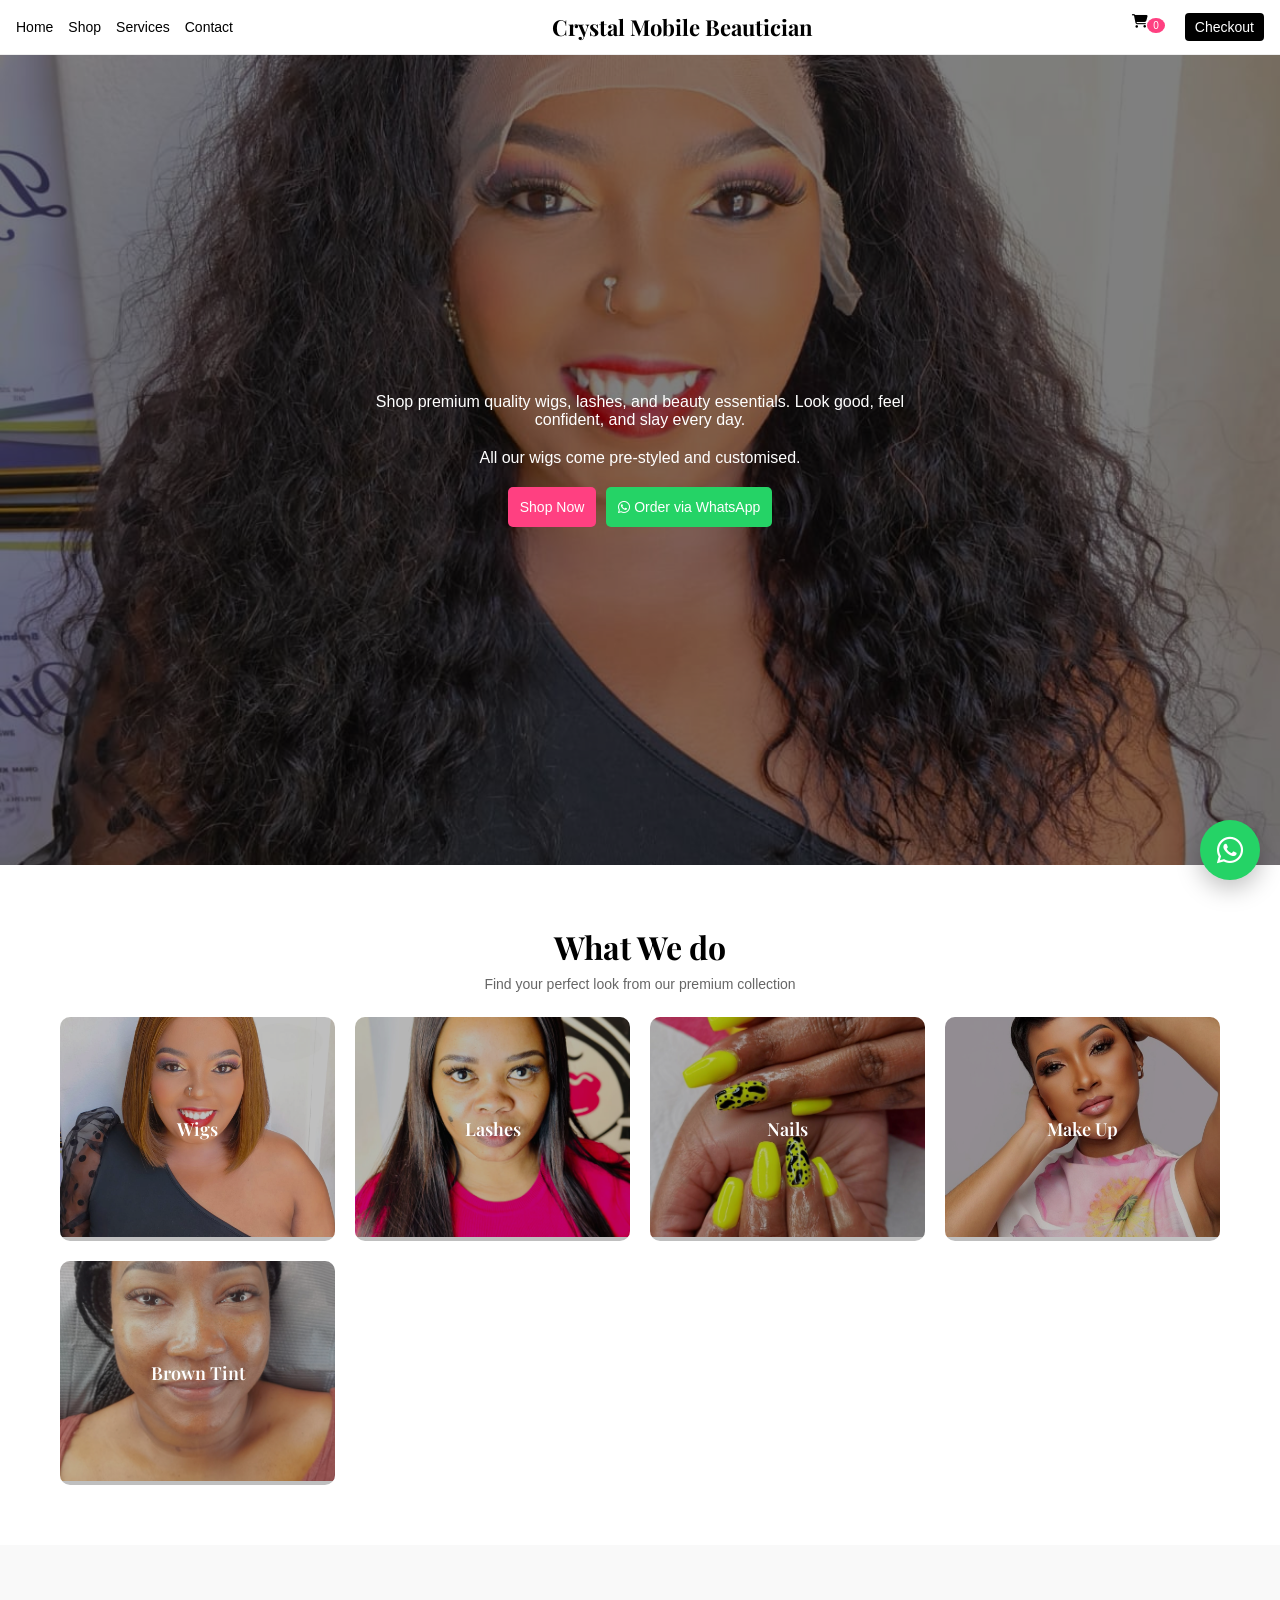
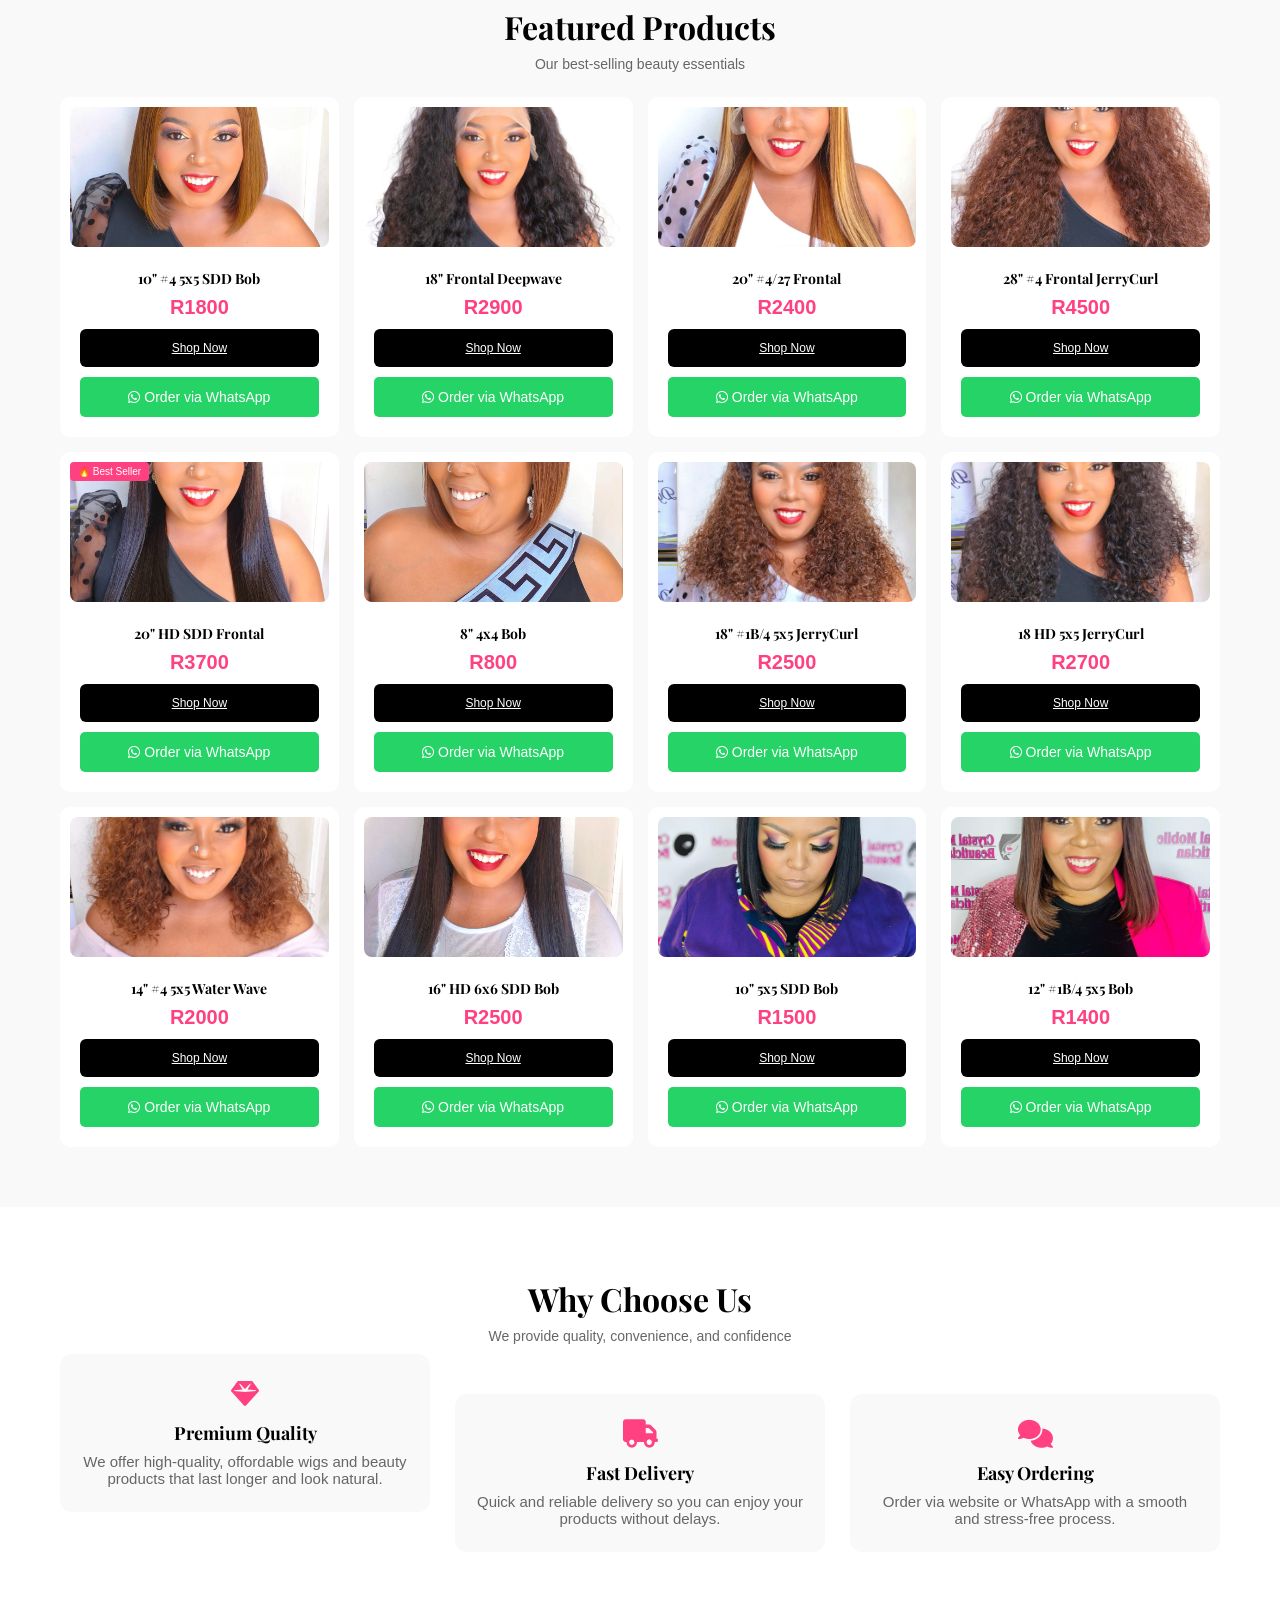
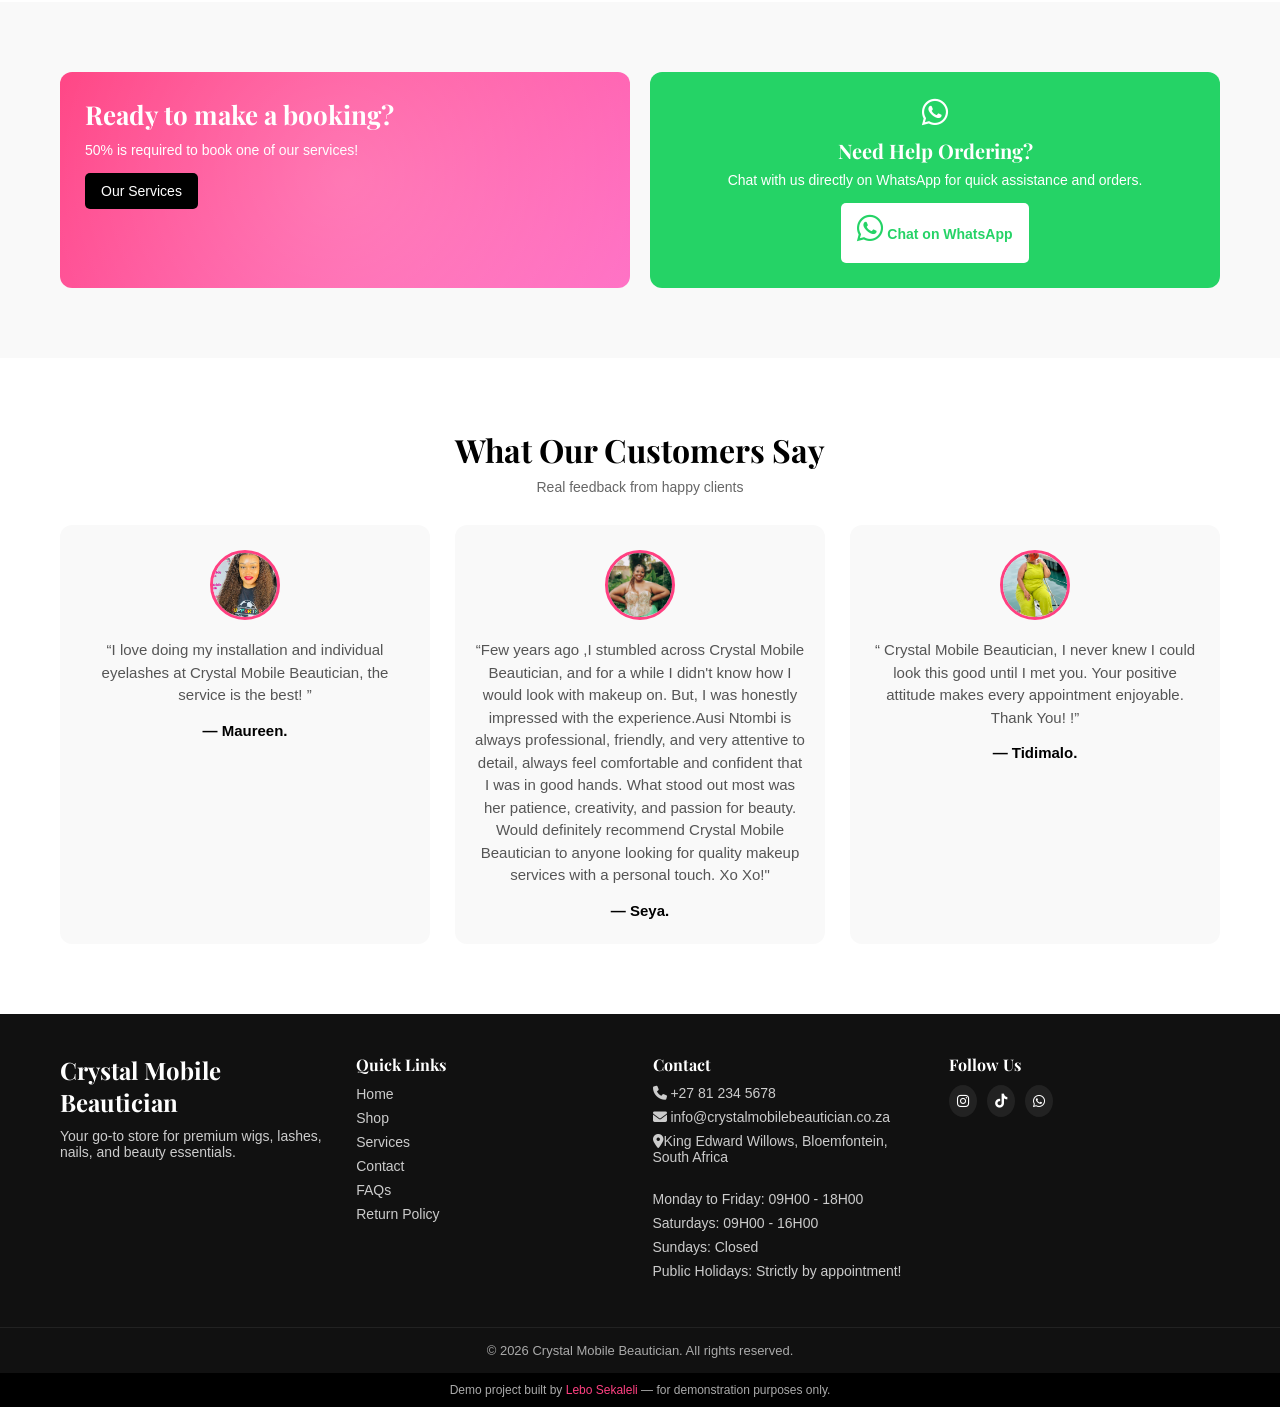
<file: index.html>
<!doctype html>
<html lang="en">
  <head>
    <meta charset="UTF-8" />
    <meta name="viewport" content="width=device-width, initial-scale=1.0" />
    <title>Crystal Mobile Beautician Store</title>

    <!-- CSS -->
    <link rel="stylesheet" href="css/styles.css" />

    <!-- Icons (Font Awesome CDN) -->
    <link
      rel="stylesheet"
      href="https://cdnjs.cloudflare.com/ajax/libs/font-awesome/6.5.0/css/all.min.css"
    />
    <link
      href="https://fonts.googleapis.com/css2?family=Playfair+Display:wght@500;700&family=Poppins:wght@300;400;500;600&display=swap"
      rel="stylesheet"
    />
  </head>
  <body>
    <!-- 🔥 Announcement Bar -->
    <!-- <div class="announcement-bar">
      <p>🚚 Nationwide Delivery Available Across South Africa</p>
    </div> -->

    <!-- 🔝 Navbar -->
    <header class="navbar">
      <div class="nav-container">
        <!-- Left Links -->
        <nav class="nav-left">
          <a href="index.html">Home</a>
          <a href="shop.html">Shop</a>
          <a href="services.html">Services</a>
          <a href="contact.html">Contact</a>
        </nav>

        <!-- Logo -->
        <div class="logo">
          <h1>Crystal Mobile Beautician</h1>
        </div>

        <!-- Right -->
        <div class="nav-right">
          <!-- <a href="#"><i class="fa fa-user"></i></a> -->
          <a href="cart.html">
            <i class="fa fa-shopping-cart"></i>
            <span class="cart-count">0</span>
          </a>
          <a href="checkout.html" class="checkout-btn">Checkout</a>
        </div>

        <!-- Hamburger -->
        <div class="hamburger" id="hamburger">
          <span></span>
          <span></span>
          <span></span>
        </div>
      </div>

      <!-- Mobile Menu -->
      <div class="mobile-menu" id="mobileMenu">
        <a href="index.html">Home</a>
        <a href="shop.html">Shop</a>
        <a href="services.html">Services</a>
        <a href="contact.html">Contact</a>
        <!-- <a href="cart.html">Cart</a> -->
        <a href="cart.html">
          <i class="fa fa-shopping-cart"></i>
          <span class="cart-count">0</span>
        </a>
        <!-- <a href="checkout.html">Checkout</a> -->
        <a href="checkout.html" class="checkout-btn">Checkout</a>
      </div>
    </header>

    <!-- 💇‍♀️ Hero Section -->
    <section class="hero">
      <div class="hero-content">
        <!-- <h1>Luxury Wigs That Elevate Your Look</h1> -->
        <p>
          Shop premium quality wigs, lashes, and beauty essentials. Look good,
          feel confident, and slay every day.
        </p>
        <p>All our wigs come pre-styled and customised.</p>

        <div class="hero-buttons">
          <a href="shop.html" class="btn primary-btn">Shop Now</a>
          <a href="https://wa.me/27794585741" class="btn whatsapp-btn">
            <i class="fa-brands fa-whatsapp"></i> Order via WhatsApp
          </a>
        </div>
      </div>
    </section>

    <!-- 🛍️ Categories/What We Do Section -->
    <section class="categories">
      <div class="section-header">
        <h2>What We do</h2>
        <p>Find your perfect look from our premium collection</p>
      </div>

      <div class="category-grid">
        <!-- Wigs -->
        <a href="wigs.html" class="category-card">
          <img src="assets/images/categories/wigs.jpg" alt="Wigs" />
          <div class="category-overlay">
            <h3>Wigs</h3>
          </div>
        </a>

        <!-- Lashes -->
        <a href="lashes.html" class="category-card">
          <img src="assets/images/categories/lashes.jpg" alt="Lashes" />
          <div class="category-overlay">
            <h3>Lashes</h3>
          </div>
        </a>

        <!-- Nails -->
        <a href="nails.html" class="category-card">
          <img src="assets/images/categories/nails.jpg" alt="Nails" />
          <div class="category-overlay">
            <h3>Nails</h3>
          </div>
        </a>

        <!-- Makeup -->
        <a href=" make-up.html" class="category-card">
          <img src="assets/images/categories/makeup.jpg" alt="Makeup" />
          <div class="category-overlay">
            <h3>Make Up</h3>
          </div>
        </a>
        <!-- Brown Tint -->
        <a href="brows.html" class="category-card">
          <img src="assets/images/categories/brown-tint.jpg" alt="Makeup" />
          <div class="category-overlay">
            <h3>Brown Tint</h3>
          </div>
        </a>
      </div>
    </section>

    <!-- 🛍️ Featured Products -->
    <section class="featured-products">
      <div class="section-header">
        <h2>Featured Products</h2>
        <p>Our best-selling beauty essentials</p>
      </div>

      <div class="products-grid">
        <!-- Product 1 -->
        <div class="product-card">
          <!-- <div class="product-badge">🔥 Best Seller</div> -->
          <img src="assets/images/featured/sdd-bob.png" alt="Wigs" />

          <div class="product-info">
            <h3>10" #4 5x5 SDD Bob</h3>
            <p class="price">R1800</p>
            <div class="product-actions">
              <a href="shop.html" class="add-to-cart">Shop Now</a>
              <a href="https://wa.me/27794585741" class="btn whatsapp-btn">
                <i class="fa-brands fa-whatsapp"></i> Order via WhatsApp
              </a>
            </div>
          </div>
        </div>

        <!-- Product 2 -->
        <div class="product-card">
          <img src="assets/images/featured/frontal-deepwave.png" alt="Wigs" />
          <div class="product-info">
            <h3>18" Frontal Deepwave</h3>
            <p class="price">R2900</p>

            <div class="product-actions">
              <a href="shop.html" class="add-to-cart">Shop Now</a>
              <a href="https://wa.me/27794585741" class="btn whatsapp-btn">
                <i class="fa-brands fa-whatsapp"></i> Order via WhatsApp
              </a>
            </div>
          </div>
        </div>

        <!-- Product 3 -->
        <div class="product-card">
          <img src="assets/images/featured/frontal.png" alt="Wigs" />
          <div class="product-info">
            <h3>20" #4/27 Frontal</h3>
            <p class="price">R2400</p>

            <div class="product-actions">
              <a href="shop.html" class="add-to-cart">Shop Now</a>
              <a href="https://wa.me/27794585741" class="btn whatsapp-btn">
                <i class="fa-brands fa-whatsapp"></i> Order via WhatsApp
              </a>
            </div>
          </div>
        </div>

        <!-- Product 4 -->
        <div class="product-card">
          <img src="assets/images/featured/frontal-jerrycurl.png" alt="Wigs" />
          <div class="product-info">
            <h3>28" #4 Frontal JerryCurl</h3>
            <p class="price">R4500</p>

            <div class="product-actions">
              <a href="shop.html" class="add-to-cart">Shop Now</a>
              <a href="https://wa.me/27794585741" class="btn whatsapp-btn">
                <i class="fa-brands fa-whatsapp"></i> Order via WhatsApp
              </a>
            </div>
          </div>
        </div>

        <!-- Product 5 -->
        <div class="product-card">
          <div class="product-badge">🔥 Best Seller</div>
          <img src="assets/images/featured/sdd-frontal.jpg" alt="20 HD SDD Frontal" />

          <div class="product-info">
            <h3>20" HD SDD Frontal</h3>
            <p class="price">R3700</p>

            <div class="product-actions">
              <a href="shop.html" class="add-to-cart">Shop Now</a>
              <a href="https://wa.me/27794585741" class="btn whatsapp-btn">
                <i class="fa-brands fa-whatsapp"></i> Order via WhatsApp
              </a>
            </div>
          </div>
        </div>

        <!-- Product 6 -->
        <div class="product-card">
          <img src="assets/images/featured/4x4-bob.jpg" alt="4x4 Bob" />
          <div class="product-info">
            <h3>8" 4x4 Bob</h3>
            <p class="price">R800</p>
            <div class="product-actions">
              <a href="shop.html" class="add-to-cart">Shop Now</a>
              <a href="https://wa.me/27794585741" class="btn whatsapp-btn">
                <i class="fa-brands fa-whatsapp"></i> Order via WhatsApp
              </a>
            </div>
          </div>
        </div>

        <!-- Product 7 -->
        <div class="product-card">
          <img src="assets/images/featured/5x5-jerrycurl.jpg" alt="18 JerryCurl" />
          <div class="product-info">
            <h3>18" #1B/4 5x5 JerryCurl</h3>
            <p class="price">R2500</p>

            <div class="product-actions">
              <a href="shop.html" class="add-to-cart">Shop Now</a>
              <a href="https://wa.me/27794585741" class="btn whatsapp-btn">
                <i class="fa-brands fa-whatsapp"></i> Order via WhatsApp
              </a>
            </div>
          </div>
        </div>

        <!-- Product 8 -->
        <div class="product-card">
          <img src="assets/images/featured/5x5-jerry-curl.jpg" alt="JerryCurl" />
          <div class="product-info">
            <h3>18 HD 5x5 JerryCurl</h3>
            <p class="price">R2700</p>

            <div class="product-actions">
              <a href="shop.html" class="add-to-cart">Shop Now</a>
              <a href="https://wa.me/27794585741" class="btn whatsapp-btn">
                <i class="fa-brands fa-whatsapp"></i> Order via WhatsApp
              </a>
            </div>
          </div>
        </div>

        <!-- Product 9 -->
        <div class="product-card">
          <img src="assets/images/featured/water-wave.jpg" alt="Water Wave" />
          <div class="product-info">
            <h3>14" #4 5x5 Water Wave</h3>
            <p class="price">R2000</p>

            <div class="product-actions">
              <a href="shop.html" class="add-to-cart">Shop Now</a>
              <a href="https://wa.me/27794585741" class="btn whatsapp-btn">
                <i class="fa-brands fa-whatsapp"></i> Order via WhatsApp
              </a>
            </div>
          </div>
        </div>
        <!-- Product 10 -->
        <div class="product-card">
          <img src="assets/images/featured/6x6-sdd-bob.jpg" alt="16 HD 6x6 SDD Bob" />
          <div class="product-info">
            <h3>16" HD 6x6 SDD Bob</h3>
            <p class="price">R2500</p>

            <div class="product-actions">
              <a href="shop.html" class="add-to-cart">Shop Now</a>
              <a href="https://wa.me/27794585741" class="btn whatsapp-btn">
                <i class="fa-brands fa-whatsapp"></i> Order via WhatsApp
              </a>
            </div>
          </div>
        </div>
        <!-- Product 11 -->
        <div class="product-card">
          <img src="assets/images/featured/5x5-sdd-bob-2.jpg" alt="10 5x5 SDD Bob" />
          <div class="product-info">
            <h3>10" 5x5 SDD Bob</h3>
            <p class="price">R1500</p>

            <div class="product-actions">
              <a href="shop.html" class="add-to-cart">Shop Now</a>
              <a href="https://wa.me/27794585741" class="btn whatsapp-btn">
                <i class="fa-brands fa-whatsapp"></i> Order via WhatsApp
              </a>
            </div>
          </div>
        </div>
        <!-- Product 12 -->
        <div class="product-card">
          <img src="assets/images/featured/5x5-bob-3.jpg" alt="12 #1B/4 5x5 Bob" />
          <div class="product-info">
            <h3>12" #1B/4 5x5 Bob</h3>
            <p class="price">R1400</p>

            <div class="product-actions">
              <a href="shop.html" class="add-to-cart">Shop Now</a>
              <a href="https://wa.me/27794585741" class="btn whatsapp-btn">
                <i class="fa-brands fa-whatsapp"></i> Order via WhatsApp
              </a>
            </div>
          </div>
        </div>
      </div>
    </section>

    <!-- ⭐ Why Choose Us -->
    <section class="why-choose-us">
      <div class="section-header">
        <h2>Why Choose Us</h2>
        <p>We provide quality, convenience, and confidence</p>
      </div>

      <div class="why-grid">
        <!-- Card 1 -->
        <div class="why-card up">
          <div class="icon">
            <i class="fa-solid fa-gem"></i>
          </div>
          <h3>Premium Quality</h3>
          <p>
            We offer high-quality, offordable wigs and beauty products that last
            longer and look natural.
          </p>
        </div>

        <!-- Card 2 -->
        <div class="why-card down">
          <div class="icon">
            <i class="fa-solid fa-truck"></i>
          </div>
          <h3>Fast Delivery</h3>
          <p>
            Quick and reliable delivery so you can enjoy your products without
            delays.
          </p>
        </div>

        <!-- Card 3 -->
        <div class="why-card down">
          <div class="icon">
            <i class="fa-solid fa-comments"></i>
          </div>
          <h3>Easy Ordering</h3>
          <p>
            Order via website or WhatsApp with a smooth and stress-free process.
          </p>
        </div>
      </div>
    </section>

    <!-- 🎉 Promo + WhatsApp CTA -->
    <section class="promo-section">
      <div class="promo-container">
        <!-- Left: Promo Banner -->
        <div class="promo-banner">
          <div class="promo-content">
            <h2>Ready to make a booking?</h2>
            <p>50% is required to book one of our services!</p>
            <a href="services.html" class="btn promo-btn">Our Services</a>
          </div>
        </div>

        <!-- Right: WhatsApp CTA -->
        <div class="whatsapp-cta">
          <div class="cta-content">
            <i class="fa-brands fa-whatsapp"></i>
            <h3>Need Help Ordering?</h3>
            <p>
              Chat with us directly on WhatsApp for quick assistance and orders.
            </p>
            <a href="https://wa.me/27794585741" class="btn whatsapp-big-btn">
              <i class="fa-brands fa-whatsapp"></i> Chat on WhatsApp
            </a>
          </div>
        </div>
      </div>
    </section>

    <!-- 💬 Testimonials -->
    <section class="testimonials">
      <div class="section-header">
        <h2>What Our Customers Say</h2>
        <p>Real feedback from happy clients</p>
      </div>

      <div class="testimonials-grid">
        <!-- Testimonial 2 -->
        <div class="testimonial-card">
          <img src="assets/images/testimonials/client2.jpg" alt="Client" />
          <p>
            “I love doing my installation and individual eyelashes at Crystal
            Mobile Beautician, the service is the best! ”
          </p>
          <h4>— Maureen.</h4>
        </div>
        <!-- Testimonial 1 -->
        <div class="testimonial-card">
          <img src="assets/images/testimonials/client1.jpg" alt="Client" />
          <p>
            “Few years ago ,I stumbled across Crystal Mobile Beautician, and for
            a while I didn't know how I would look with makeup on. But, I was
            honestly impressed with the experience.Ausi Ntombi is always
            professional, friendly, and very attentive to detail, always feel
            comfortable and confident that I was in good hands. What stood out
            most was her patience, creativity, and passion for beauty. Would
            definitely recommend Crystal Mobile Beautician to anyone looking for
            quality makeup services with a personal touch. Xo Xo!"
          </p>
          <h4>— Seya.</h4>
        </div>

        <!-- Testimonial 3 -->
        <div class="testimonial-card">
          <img src="assets/images/testimonials/client3.jpg" alt="Client" />
          <p>
            “ Crystal Mobile Beautician, I never knew I could look this good
            until I met you. Your positive attitude makes every appointment
            enjoyable. Thank You! !”
          </p>
          <h4>— Tidimalo.</h4>
        </div>
      </div>
    </section>

    <!-- 🔻 Main Footer -->
    <footer class="footer">
      <div class="footer-container">
        <!-- Brand / About -->
        <div class="footer-col">
          <h2 class="footer-logo">Crystal Mobile Beautician</h2>
          <p>
            Your go-to store for premium wigs, lashes, nails, and beauty
            essentials.
          </p>
        </div>

        <!-- Quick Links -->
        <div class="footer-col">
          <h3>Quick Links</h3>
          <ul>
            <li><a href="index.html">Home</a></li>
            <li><a href="shop.html">Shop</a></li>
            <li><a href="services.html">Services</a></li>
            <li><a href="contact.html">Contact</a></li>
            <li><a href="faq.html">FAQs</a></li>
            <!-- <li><a href="checkout.html">Checkout</a></li> -->
            <li><a href="return-policy.html">Return Policy</a></li>
          </ul>
        </div>

        <!-- Contact Info -->
        <div class="footer-col">
          <h3>Contact</h3>
          <p><i class="fa fa-phone"></i> +27 81 234 5678</p>
          <p>
            <i class="fa fa-envelope"></i> info@crystalmobilebeautician.co.za
          </p>
          <p>
            <i class="fa fa-map-marker-alt"></i>King Edward Willows,
            Bloemfontein, South Africa
          </p>
          <br />
          <div>
            <p>Monday to Friday: 09H00 - 18H00</p>
            <p>Saturdays: 09H00 - 16H00</p>
            <p>Sundays: Closed</p>
            <p>Public Holidays: Strictly by appointment!</p>
          </div>
        </div>

        <!-- Social Media -->
        <div class="footer-col">
          <h3>Follow Us</h3>
          <div class="social-icons">
            <!-- <a href="https://facebook.com/" target="_blank"
              ><i class="fa-brands fa-facebook-f"></i
            ></a> -->
            <a
              href="https://instagram.com/crystal_mobile_beautician/"
              target="_blank"
              ><i class="fa-brands fa-instagram"></i
            ></a>
            <a href="https://tiktok.com/@crystalmobileu" target="_blank"
              ><i class="fa-brands fa-tiktok"></i
            ></a>
            <a href="https://wa.me/27794585741" target="_blank"
              ><i class="fa-brands fa-whatsapp"></i
            ></a>
          </div>
        </div>
      </div>

      <!-- Copyright -->
      <div class="footer-bottom">
        <p>© 2026 Crystal Mobile Beautician. All rights reserved.</p>
      </div>
    </footer>

    <!-- 🔻 Developer Footer -->
    <div class="dev-footer">
      <p>
        Demo project built by
        <a href="https://lebogang-developer.netlify.app/" target="_blank"
          >Lebo Sekaleli</a
        >
        — for demonstration purposes only.
      </p>
    </div>

    <!-- 💬 WhatsApp Floating Button -->
    <a
      href="https://wa.me/27812345678?text=Hi%20I%20am%20interested%20in%20your%20products"
      class="whatsapp-float"
      target="_blank"
    >
      <i class="fa-brands fa-whatsapp"></i>
    </a>

    <!-- ⬆ Scroll To Top -->
    <button id="scrollTopBtn" aria-label="Scroll to top">
      <i class="fa-solid fa-arrow-up"></i>
    </button>

    <!-- JS -->
    <script src="js/script.js"></script>
  </body>
</html>
</file>
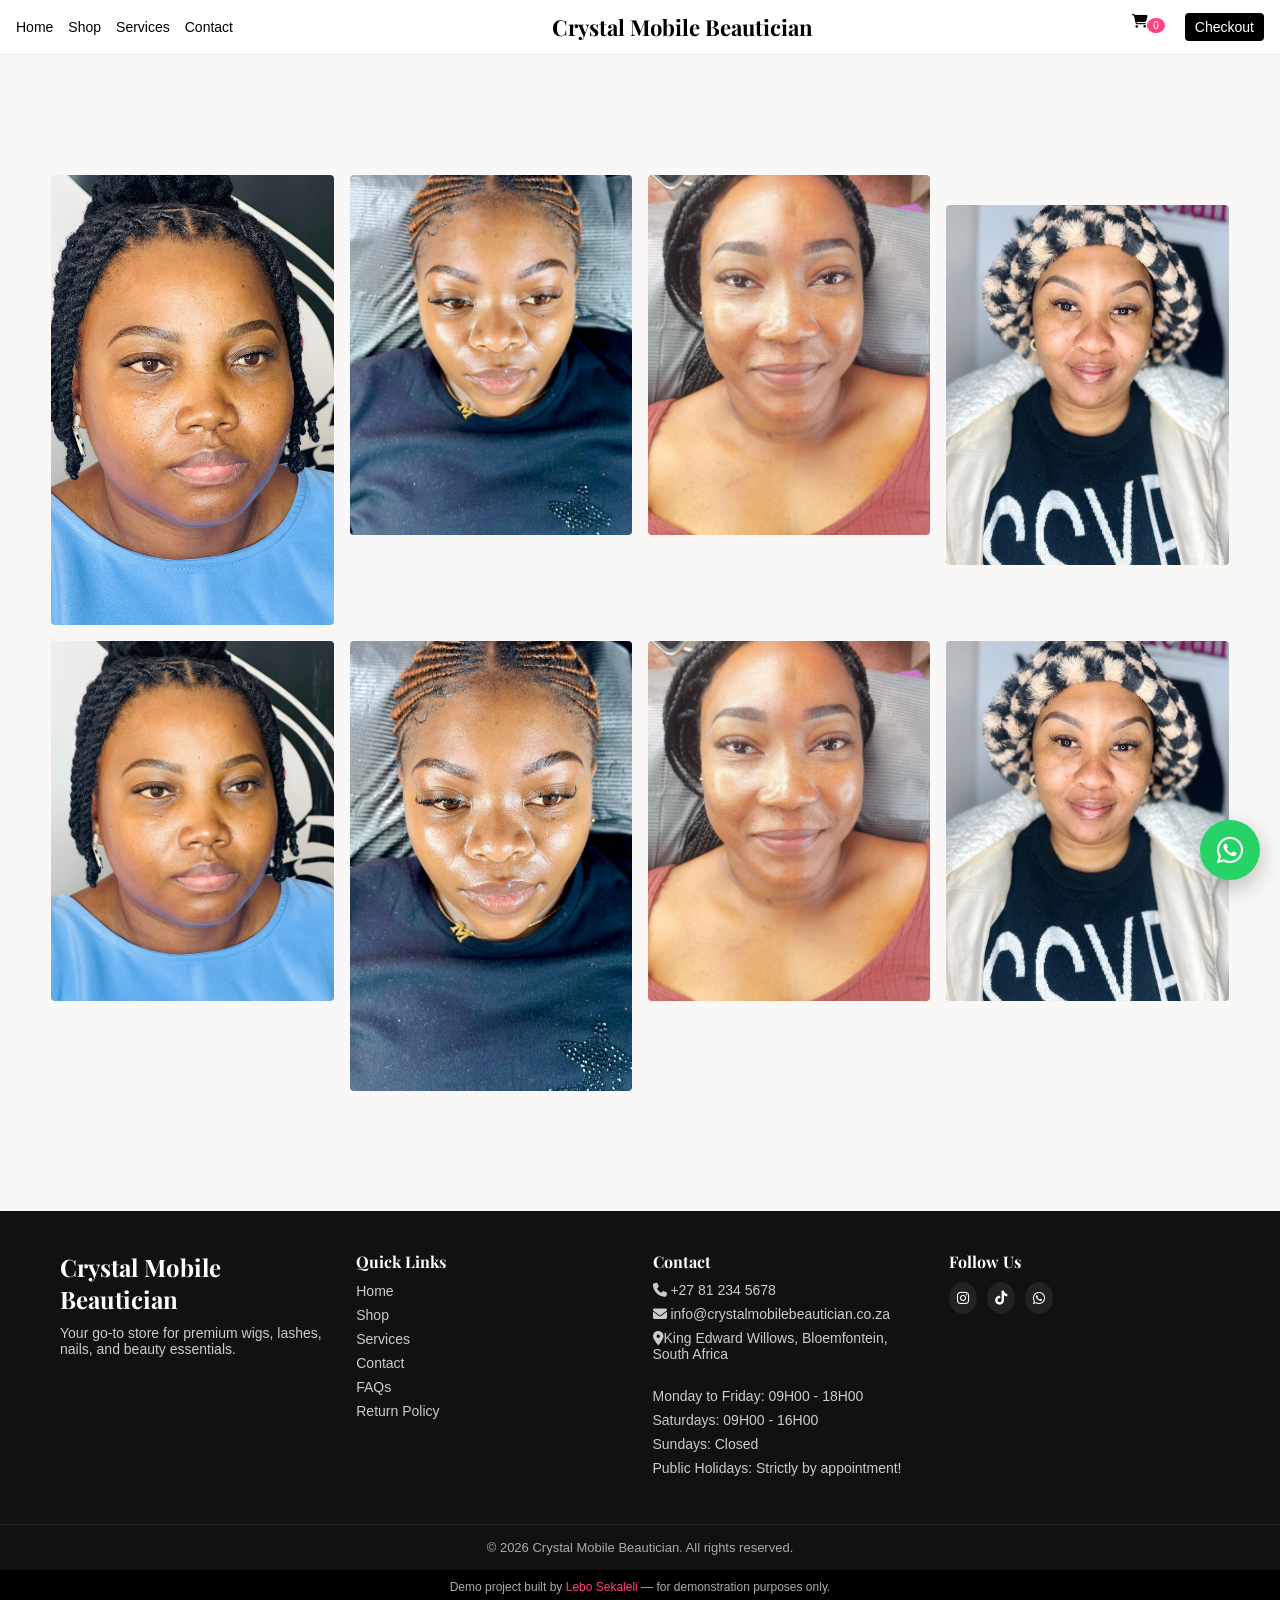
<file: brows.html>
<!doctype html>
<html lang="en">
  <head>
    <meta charset="UTF-8" />
    <meta name="viewport" content="width=device-width, initial-scale=1.0" />
    <title>Brows | Crystal Mobile Beautician</title>
    <link rel="stylesheet" href="css/styles.css" />
    <link rel="stylesheet" href="css/brows.css" />

    <!-- Icons (Font Awesome CDN) -->
    <link
      rel="stylesheet"
      href="https://cdnjs.cloudflare.com/ajax/libs/font-awesome/6.5.0/css/all.min.css"
    />
    <link
      href="https://fonts.googleapis.com/css2?family=Playfair+Display:wght@500;700&family=Poppins:wght@300;400;500;600&display=swap"
      rel="stylesheet"
    />
  </head>
  <body>
    <!-- 🔝 Navbar -->
    <header class="navbar">
      <div class="nav-container">
        <!-- Left Links -->
        <nav class="nav-left">
          <a href="index.html">Home</a>
          <a href="shop.html">Shop</a>
          <a href="services.html">Services</a>
          <a href="contact.html">Contact</a>
        </nav>

        <!-- Logo -->
        <div class="logo">
          <h1>Crystal Mobile Beautician</h1>
        </div>

        <!-- Right -->
        <div class="nav-right">
          <!-- <a href="#"><i class="fa fa-user"></i></a> -->
          <a href="cart.html">
            <i class="fa fa-shopping-cart"></i>
            <span class="cart-count">0</span>
          </a>
          <a href="checkout.html" class="checkout-btn">Checkout</a>
        </div>

        <!-- Hamburger -->
        <div class="hamburger" id="hamburger">
          <span></span>
          <span></span>
          <span></span>
        </div>
      </div>

      <!-- Mobile Menu -->
      <div class="mobile-menu" id="mobileMenu">
        <a href="index.html">Home</a>
        <a href="shop.html">Shop</a>
        <a href="services.html">Services</a>
        <a href="contact.html">Contact</a>
        <!-- <a href="cart.html">Cart</a> -->
        <a href="cart.html">
          <i class="fa fa-shopping-cart"></i>
          <span class="cart-count">0</span>
        </a>
        <!-- <a href="checkout.html">Checkout</a> -->
        <a href="checkout.html" class="checkout-btn">Checkout</a>
      </div>
    </header>

    <!-- =====================================================
     CRYSTAL MOBILE BEAUTICIAN
     BROWS PAGE
===================================================== -->

    <main class="brows-page">
      <!-- ===================================================
       HERO SECTION
  ==================================================== -->

      <!-- <section class="brows-hero">
        <div class="brows-hero-overlay"></div>

        <div class="container brows-hero-content">
          <span class="brows-eyebrow">
            <i class="fa-solid fa-wand-magic-sparkles"></i>
            Brow Artistry
          </span>

          <h1>
            Defined Brows.
            <span>Beautiful You.</span>
          </h1>

          <p>
            Beautifully shaped and defined brows designed to enhance your
            natural features and frame your face.
          </p>

          <div class="brows-hero-buttons">
            <a href="#brows-gallery" class="brows-btn-primary">
              Explore Brow Looks
              <i class="fa-solid fa-arrow-down"></i>
            </a>

            <a href="services.html#booking" class="brows-btn-outline">
              Book Your Brows
              <i class="fa-solid fa-calendar-check"></i>
            </a>
          </div>
        </div>
      </section> -->

      <!-- ===================================================
       INTRODUCTION
  ==================================================== -->

      <!-- <section class="brows-intro">
        <div class="container">
          <div class="brows-intro-grid">

            <div class="brows-intro-image">
              <img
                src="assets/images/brows/brows-4.jpg"
                alt="Professional brow shaping"
              />

              <div class="brows-image-badge">
                <i class="fa-solid fa-sparkles"></i>

                <div>
                  <strong>Shape. Define. Enhance.</strong>

                  <span> Beautiful brows tailored to you </span>
                </div>
              </div>
            </div>

            <div class="brows-intro-content">
              <span class="section-tag"> The Power Of Perfect Brows </span>

              <h2>
                Frame Your Face
                <span>Beautifully.</span>
              </h2>

              <p>
                Your brows can completely transform the way your face looks. At
                Crystal Mobile Beautician, we focus on creating clean, balanced
                and natural-looking brows that complement your unique features.
              </p>

              <p>
                Whether you prefer a soft natural finish or more defined brows,
                our services are tailored to your desired look.
              </p>

              <div class="brows-features">
                <div class="brows-feature">
                  <div class="brows-feature-icon">
                    <i class="fa-solid fa-ruler-combined"></i>
                  </div>

                  <div>
                    <h3>Precision Shaping</h3>

                    <p>
                      Carefully shaped brows designed to complement your natural
                      facial structure.
                    </p>
                  </div>
                </div>

                <div class="brows-feature">
                  <div class="brows-feature-icon">
                    <i class="fa-solid fa-palette"></i>
                  </div>

                  <div>
                    <h3>Beautiful Definition</h3>

                    <p>
                      Enhance your brows with carefully selected shades and
                      professional techniques.
                    </p>
                  </div>
                </div>

                <div class="brows-feature">
                  <div class="brows-feature-icon">
                    <i class="fa-solid fa-heart"></i>
                  </div>

                  <div>
                    <h3>Natural Results</h3>

                    <p>
                      Clean and polished brows without losing your natural
                      appearance.
                    </p>
                  </div>
                </div>
              </div>
            </div>
          </div>
        </div>
      </section> -->

      <!-- ===================================================
       BROW SERVICES
  ==================================================== -->

      <!-- <section class="brows-services">
        <div class="container">
          <div class="brows-services-heading">
            <span class="section-tag"> Brow Services </span>

            <h2>
              Find Your
              <span>Perfect Shape.</span>
            </h2>

            <p>
              From subtle definition to beautifully tinted brows, choose the
              service that works best for your look.
            </p>
          </div>

          <div class="brows-services-grid">

            <div class="brows-service-card">
              <div class="brows-service-icon">
                <i class="fa-solid fa-scissors"></i>
              </div>

              <span class="brows-service-number">01</span>

              <h3>Brow Shaping</h3>

              <p>
                Professional brow shaping to create clean, balanced and
                flattering brows.
              </p>

              <a href="services.html#booking">
                Book Service
                <i class="fa-solid fa-arrow-right"></i>
              </a>
            </div>

            <div class="brows-service-card">
              <div class="brows-service-icon">
                <i class="fa-solid fa-palette"></i>
              </div>

              <span class="brows-service-number">02</span>

              <h3>Brown Tint</h3>

              <p>
                Add depth and definition with a carefully selected tint for a
                fuller-looking brow.
              </p>

              <a href="services.html#booking">
                Book Service
                <i class="fa-solid fa-arrow-right"></i>
              </a>
            </div>

            <div class="brows-service-card">
              <div class="brows-service-icon">
                <i class="fa-solid fa-wand-magic-sparkles"></i>
              </div>

              <span class="brows-service-number">03</span>

              <h3>Brow Definition</h3>

              <p>
                A polished brow treatment designed to enhance shape, symmetry
                and definition.
              </p>

              <a href="services.html#booking">
                Book Service
                <i class="fa-solid fa-arrow-right"></i>
              </a>
            </div>

            <div class="brows-service-card">
              <div class="brows-service-icon">
                <i class="fa-solid fa-star"></i>
              </div>

              <span class="brows-service-number">04</span>

              <h3>Brow Touch-Up</h3>

              <p>
                Maintain your preferred brow shape with a quick and professional
                touch-up.
              </p>

              <a href="services.html#booking">
                Book Service
                <i class="fa-solid fa-arrow-right"></i>
              </a>
            </div>
          </div>
        </div>
      </section> -->

      <!-- ===================================================
       GALLERY
  ==================================================== -->

      <section class="brows-gallery-section" id="brows-gallery">
        <div class="container">
          <!-- <div class="brows-gallery-heading">
            <div>
              <span class="section-tag"> Brow Inspiration </span>

              <h2>
                Shape.
                <span>Define.</span>
                Transform.
              </h2>
            </div>

            <p>
              Take a look at our brow inspiration and discover different styles,
              shapes and finishes.
            </p>
          </div> -->

          <div class="brows-gallery">
            <!-- IMAGE 1 -->

            <div class="brows-gallery-item">
              <img
                src="assets/images/brows/brows-1.jpg"
                alt="Natural brow shaping"
                loading="lazy"
              />

              <div class="brows-gallery-overlay">
                <span>Brow Look</span>

                <h3>Natural Shape</h3>

                <i class="fa-solid fa-arrow-up-right-from-square"></i>
              </div>
            </div>

            <!-- IMAGE 2 -->

            <div class="brows-gallery-item">
              <img
                src="assets/images/brows/brows-2.jpg"
                alt="Defined eyebrows"
                loading="lazy"
              />

              <div class="brows-gallery-overlay">
                <span>Brow Look</span>

                <h3>Defined Brows</h3>

                <i class="fa-solid fa-arrow-up-right-from-square"></i>
              </div>
            </div>

            <!-- IMAGE 3 -->

            <div class="brows-gallery-item">
              <img
                src="assets/images/brows/brows-3.jpg"
                alt="Brow tint"
                loading="lazy"
              />

              <div class="brows-gallery-overlay">
                <span>Brow Look</span>

                <h3>Tinted Finish</h3>

                <i class="fa-solid fa-arrow-up-right-from-square"></i>
              </div>
            </div>

            <!-- IMAGE 4 -->

            <div class="brows-gallery-item">
              <img
                src="assets/images/brows/brows-4.jpg"
                alt="Perfectly shaped brows"
                loading="lazy"
              />

              <div class="brows-gallery-overlay">
                <span>Brow Look</span>

                <h3>Perfect Shape</h3>

                <i class="fa-solid fa-arrow-up-right-from-square"></i>
              </div>
            </div>

            <!-- IMAGE 5 -->

            <div class="brows-gallery-item">
              <img
                src="assets/images/brows/brows-1.jpg"
                alt="Soft natural eyebrows"
                loading="lazy"
              />

              <div class="brows-gallery-overlay">
                <span>Brow Look</span>

                <h3>Soft Definition</h3>

                <i class="fa-solid fa-arrow-up-right-from-square"></i>
              </div>
            </div>

            <!-- IMAGE 6 -->

            <div class="brows-gallery-item">
              <img
                src="assets/images/brows/brows-2.jpg"
                alt="Brow transformation"
                loading="lazy"
              />

              <div class="brows-gallery-overlay">
                <span>Brow Look</span>

                <h3>Brow Transformation</h3>

                <i class="fa-solid fa-arrow-up-right-from-square"></i>
              </div>
            </div>

            <!-- IMAGE 7 -->

            <div class="brows-gallery-item">
              <img
                src="assets/images/brows/brows-3.jpg"
                alt="Full defined brows"
                loading="lazy"
              />

              <div class="brows-gallery-overlay">
                <span>Brow Look</span>

                <h3>Full Definition</h3>

                <i class="fa-solid fa-arrow-up-right-from-square"></i>
              </div>
            </div>

            <!-- IMAGE 8 -->

            <div class="brows-gallery-item">
              <img
                src="assets/images/brows/brows-4.jpg"
                alt="Elegant brow styling"
                loading="lazy"
              />

              <div class="brows-gallery-overlay">
                <span>Brow Look</span>

                <h3>Elegant Finish</h3>

                <i class="fa-solid fa-arrow-up-right-from-square"></i>
              </div>
            </div>

            <!-- IMAGE 9 -->

            <!-- <div class="brows-gallery-item">
              <img
                src="assets/images/brows/brows-9.jpg"
                alt="Brow shaping close up"
                loading="lazy"
              />

              <div class="brows-gallery-overlay">
                <span>Brow Look</span>

                <h3>Clean & Precise</h3>

                <i class="fa-solid fa-arrow-up-right-from-square"></i>
              </div>
            </div> -->

            <!-- IMAGE 10 -->

            <!-- <div class="brows-gallery-item">
              <img
                src="assets/images/brows/brows-10.jpg"
                alt="Beautiful brow styling"
                loading="lazy"
              />

              <div class="brows-gallery-overlay">
                <span>Brow Look</span>

                <h3>Signature Brows</h3>

                <i class="fa-solid fa-arrow-up-right-from-square"></i>
              </div>
            </div> -->
          </div>
        </div>
      </section>

      <!-- ===================================================
       SERVICE CTA
  ==================================================== -->

      <!-- <section class="brows-service-banner">
        <div class="container">
          <div class="brows-service-content">
            <div class="brows-service-banner-icon">
              <i class="fa-solid fa-wand-magic-sparkles"></i>
            </div>

            <div>
              <span class="section-tag"> Ready For A Brow Refresh? </span>

              <h2>
                Let's Create Your
                <span>Perfect Shape.</span>
              </h2>

              <p>
                Choose your preferred brow service and let Crystal Mobile
                Beautician bring out the best in your features.
              </p>
            </div>

            <a href="services.html#booking" class="brows-btn-primary">
              View Brow Services
              <i class="fa-solid fa-arrow-right"></i>
            </a>
          </div>
        </div>
      </section> -->

      <!-- ===================================================
       FINAL CTA
  ==================================================== -->

      <!-- <section class="brows-cta">
        <div class="brows-cta-overlay"></div>

        <div class="container">
          <div class="brows-cta-content">
            <span class="section-tag"> Your Brows. Your Beauty. </span>

            <h2>
              Small Detail.
              <span>Big Difference.</span>
            </h2>

            <p>
              Beautifully shaped brows can transform your entire look. Book your
              appointment and let us create a finish you'll love.
            </p>

            <div class="brows-cta-buttons">
              <a href="services.html#booking" class="brows-btn-primary">
                Book Your Appointment
                <i class="fa-solid fa-calendar-check"></i>
              </a>

              <a href="contact.html" class="brows-btn-outline">
                Contact Crystal
                <i class="fa-solid fa-envelope"></i>
              </a>
            </div>
          </div>
        </div>
      </section> -->
    </main>

    <!-- 🔻 Main Footer -->
    <footer class="footer">
      <div class="footer-container">
        <!-- Brand / About -->
        <div class="footer-col">
          <h2 class="footer-logo">Crystal Mobile Beautician</h2>
          <p>
            Your go-to store for premium wigs, lashes, nails, and beauty
            essentials.
          </p>
        </div>

        <!-- Quick Links -->
        <div class="footer-col">
          <h3>Quick Links</h3>
          <ul>
            <li><a href="index.html">Home</a></li>
            <li><a href="shop.html">Shop</a></li>
            <li><a href="services.html">Services</a></li>
            <li><a href="contact.html">Contact</a></li>
            <li><a href="faq.html">FAQs</a></li>
            <!-- <li><a href="checkout.html">Checkout</a></li> -->
            <li><a href="return-policy.html">Return Policy</a></li>
          </ul>
        </div>

        <!-- Contact Info -->
        <div class="footer-col">
          <h3>Contact</h3>
          <p><i class="fa fa-phone"></i> +27 81 234 5678</p>
          <p>
            <i class="fa fa-envelope"></i> info@crystalmobilebeautician.co.za
          </p>
          <p>
            <i class="fa fa-map-marker-alt"></i>King Edward Willows,
            Bloemfontein, South Africa
          </p>
          <br />
          <div>
            <p>Monday to Friday: 09H00 - 18H00</p>
            <p>Saturdays: 09H00 - 16H00</p>
            <p>Sundays: Closed</p>
            <p>Public Holidays: Strictly by appointment!</p>
          </div>
        </div>

        <!-- Social Media -->
        <div class="footer-col">
          <h3>Follow Us</h3>
          <div class="social-icons">
            <!-- <a href="https://facebook.com/" target="_blank"
              ><i class="fa-brands fa-facebook-f"></i
            ></a> -->
            <a
              href="https://instagram.com/crystal_mobile_beautician/"
              target="_blank"
              ><i class="fa-brands fa-instagram"></i
            ></a>
            <a href="https://tiktok.com/@crystalmobileu" target="_blank"
              ><i class="fa-brands fa-tiktok"></i
            ></a>
            <a href="https://wa.me/27794585741" target="_blank"
              ><i class="fa-brands fa-whatsapp"></i
            ></a>
          </div>
        </div>
      </div>

      <!-- Copyright -->
      <div class="footer-bottom">
        <p>© 2026 Crystal Mobile Beautician. All rights reserved.</p>
      </div>
    </footer>

    <!-- 🔻 Developer Footer -->
    <div class="dev-footer">
      <p>
        Demo project built by
        <a href="https://lebogang-developer.netlify.app/" target="_blank"
          >Lebo Sekaleli</a
        >
        — for demonstration purposes only.
      </p>
    </div>

    <!-- 💬 WhatsApp Floating Button -->
    <a
      href="https://wa.me/27812345678?text=Hi%20I%20am%20interested%20in%20your%20products"
      class="whatsapp-float"
      target="_blank"
    >
      <i class="fa-brands fa-whatsapp"></i>
    </a>

    <!-- ⬆ Scroll To Top -->
    <button id="scrollTopBtn" aria-label="Scroll to top">
      <i class="fa-solid fa-arrow-up"></i>
    </button>

    <script src="js/script.js"></script>
  </body>
</html>
</file>
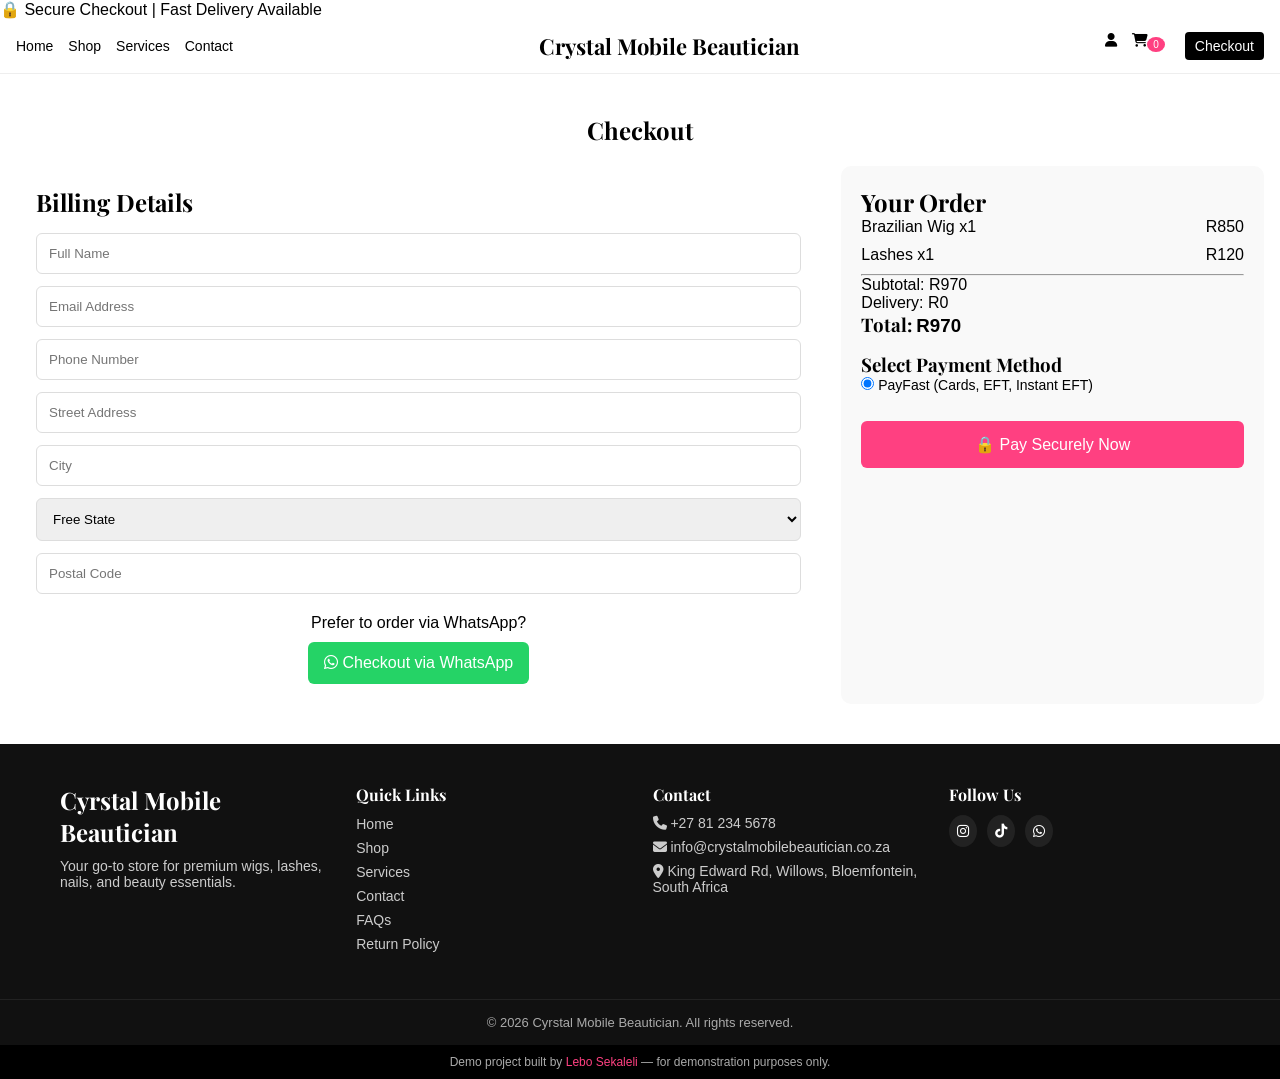
<file: checkout.html>
<!doctype html>
<html lang="en">
  <head>
    <meta charset="UTF-8" />
    <meta name="viewport" content="width=device-width, initial-scale=1.0" />
    <title>Checkout | GlowHair</title>

    <link rel="stylesheet" href="css/styles.css" />
    <link
      rel="stylesheet"
      href="https://cdnjs.cloudflare.com/ajax/libs/font-awesome/6.5.0/css/all.min.css"
    />

     <link
      href="https://fonts.googleapis.com/css2?family=Playfair+Display:wght@500;700&family=Poppins:wght@300;400;500;600&display=swap"
      rel="stylesheet"
    />
  </head>
  <body>
    <!-- Announcement -->
    <div class="announcement-bar">
      <p>🔒 Secure Checkout | Fast Delivery Available</p>
    </div>

    <!-- Navbar -->
    <!-- 🔝 Navbar -->
    <header class="navbar">
      <div class="nav-container">
        <!-- Left Links -->
        <nav class="nav-left">
          <a href="index.html">Home</a>
          <a href="shop.html">Shop</a>
          <a href="services.html">Services</a>
          <a href="contact.html">Contact</a>
        </nav>

        <!-- Logo -->
        <div class="logo">
          <h1>Crystal Mobile Beautician</h1>
        </div>

        <!-- Right -->
        <div class="nav-right">
          <a href="#"><i class="fa fa-user"></i></a>
          <a href="cart.html">
            <i class="fa fa-shopping-cart"></i>
            <span class="cart-count">0</span>
          </a>
          <a href="checkout.html" class="checkout-btn">Checkout</a>
        </div>

        <!-- Hamburger -->
        <div class="hamburger" id="hamburger">
          <span></span>
          <span></span>
          <span></span>
        </div>
      </div>

      <!-- Mobile Menu -->
      <div class="mobile-menu" id="mobileMenu">
        <a href="shop.html">Shop</a>
        <a href="product.html">Products</a>
        <a href="contact.html">Contact</a>
        <a href="cart.html">Cart</a>
        <a href="checkout.html">Checkout</a>
      </div>
    </header>

    <!-- Checkout Section -->
    <section class="checkout-page">
      <h1>Checkout</h1>

      <div class="checkout-container">
        <!-- LEFT: Customer Details -->
        <div class="checkout-form">
          <h2>Billing Details</h2>

          <form>
            <input type="text" placeholder="Full Name" required />
            <input type="email" placeholder="Email Address" required />
            <input type="tel" placeholder="Phone Number" required />

            <input type="text" placeholder="Street Address" required />
            <input type="text" placeholder="City" required />

            <select>
              <option>Free State</option>
              <option>Gauteng</option>
              <option>Western Cape</option>
            </select>

            <input type="text" placeholder="Postal Code" />
          </form>

          <!-- WhatsApp Fallback -->
          <div class="whatsapp-checkout">
            <p>Prefer to order via WhatsApp?</p>
            <a
              href="https://wa.me/27794585741?text=Hi%20I%20want%20to%20order:%20Brazilian%20Wig%20and%20Lashes%20Total:%20R970"
              class="whatsapp-btn-big"
            >
              <i class="fa-brands fa-whatsapp"></i> Checkout via WhatsApp
            </a>
          </div>
        </div>

        <!-- RIGHT: Order Summary -->
        <div class="checkout-summary">
          <h2>Your Order</h2>

          <div class="summary-item">
            <p>Brazilian Wig x1</p>
            <span>R850</span>
          </div>

          <div class="summary-item">
            <p>Lashes x1</p>
            <span>R120</span>
          </div>

          <hr />

          <p>Subtotal: <span id="checkout-subtotal">R970</span></p>
          <p>Delivery: <span id="checkout-delivery">R0</span></p>

          <h3>Total: <span id="checkout-total">R970</span></h3>

          <!-- Payment Methods -->
          <div class="payment-methods">
            <h3>Select Payment Method</h3>

            <label>
              <input type="radio" name="payment" checked />
              PayFast (Cards, EFT, Instant EFT)
            </label>

            <!-- <label>
              <input type="radio" name="payment" />
              Pay on Collection
            </label> -->
          </div>

          <!-- Pay Button -->
          <button class="pay-btn">🔒 Pay Securely Now</button>
        </div>
      </div>
    </section>

    <!-- 🔻 Main Footer -->
    <footer class="footer">
      <div class="footer-container">
        <!-- Brand / About -->
        <div class="footer-col">
          <h2 class="footer-logo">Cyrstal Mobile Beautician</h2>
          <p>
            Your go-to store for premium wigs, lashes, nails, and beauty
            essentials.
          </p>
        </div>

        <!-- Quick Links -->
        <div class="footer-col">
          <h3>Quick Links</h3>
          <ul>
            <li><a href="index.html">Home</a></li>
            <li><a href="shop.html">Shop</a></li>
            <li><a href="services.html">Services</a></li>
            <li><a href="contact.html">Contact</a></li>
            <li><a href="faq.html">FAQs</a></li>
            <!-- <li><a href="checkout.html">Checkout</a></li> -->
            <li><a href="return-policy.html">Return Policy</a></li>
          </ul>
        </div>

        <!-- Contact Info -->
        <div class="footer-col">
          <h3>Contact</h3>
          <p><i class="fa fa-phone"></i> +27 81 234 5678</p>
          <p><i class="fa fa-envelope"></i> info@crystalmobilebeautician.co.za</p>
          <p><i class="fa fa-map-marker-alt"></i> King Edward Rd, Willows, Bloemfontein, South Africa</p>
        </div>

        <!-- Social Media -->
        <div class="footer-col">
          <h3>Follow Us</h3>
          <div class="social-icons">
            <!-- <a href="#"><i class="fa-brands fa-facebook-f"></i></a> -->
            <a href="#"><i class="fa-brands fa-instagram"></i></a>
            <a href="#"><i class="fa-brands fa-tiktok"></i></a>
            <a href="#"><i class="fa-brands fa-whatsapp"></i></a>
          </div>
        </div>
      </div>

      <!-- Copyright -->
      <div class="footer-bottom">
        <p>© 2026 Cyrstal Mobile Beautician. All rights reserved.</p>
      </div>
    </footer>

    <!-- 🔻 Developer Footer -->
    <div class="dev-footer">
      <p>
        Demo project built by
        <a href="https://lebogang-developer.netlify.app/" target="_blank"
          >Lebo Sekaleli</a
        >
        — for demonstration purposes only.
      </p>
    </div>

    <script src="js/script.js"></script>
  </body>
</html>
</file>
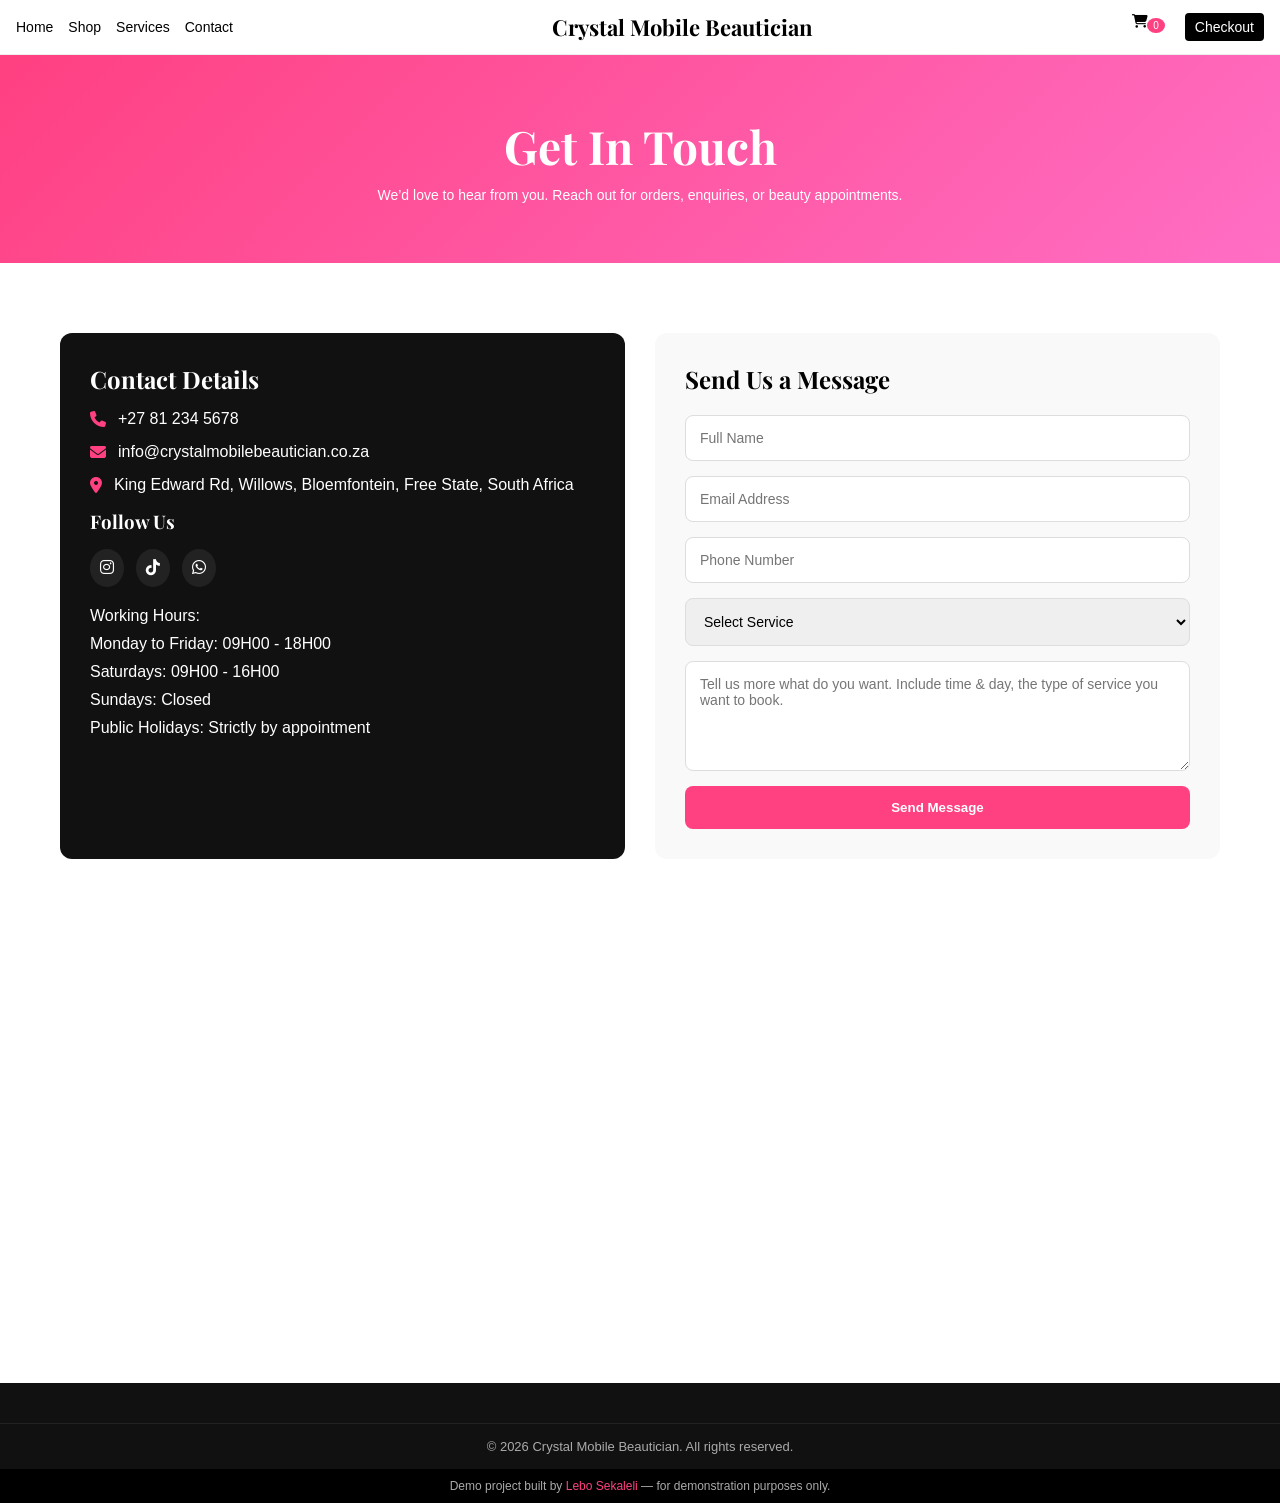
<file: contact.html>
<!doctype html>
<html lang="en">
  <head>
    <meta charset="UTF-8" />
    <meta name="viewport" content="width=device-width, initial-scale=1.0" />
    <title>Contact Us | Crystal Mobile Beautician</title>

    <link rel="stylesheet" href="css/styles.css" />
    <link
      rel="stylesheet"
      href="https://cdnjs.cloudflare.com/ajax/libs/font-awesome/6.5.0/css/all.min.css"
    />

    <link
      href="https://fonts.googleapis.com/css2?family=Playfair+Display:wght@500;700&family=Poppins:wght@300;400;500;600&display=swap"
      rel="stylesheet"
    />
  </head>
  <body>
    <header class="navbar">
      <div class="nav-container">
        <!-- Left Links -->
        <nav class="nav-left">
          <a href="index.html">Home</a>
          <a href="shop.html">Shop</a>
          <a href="services.html">Services</a>
          <a href="contact.html">Contact</a>
        </nav>

        <!-- Logo -->
        <div class="logo">
          <h1>Crystal Mobile Beautician</h1>
        </div>

        <!-- Right -->
        <div class="nav-right">
          <!-- <a href="#"><i class="fa fa-user"></i></a> -->
          <a href="cart.html">
            <i class="fa fa-shopping-cart"></i>
            <span class="cart-count">0</span>
          </a>
          <a href="checkout.html" class="checkout-btn">Checkout</a>
        </div>

        <!-- Hamburger -->
        <div class="hamburger" id="hamburger">
          <span></span>
          <span></span>
          <span></span>
        </div>
      </div>

      <!-- Mobile Menu -->
      <div class="mobile-menu" id="mobileMenu">
        <a href="index.html">Home</a>
        <a href="shop.html">Shop</a>
        <a href="services.html">Services</a>
        <a href="contact.html">Contact</a>
        <!-- <a href="cart.html">Cart</a> -->
        <a href="cart.html">
          <i class="fa fa-shopping-cart"></i>
          <span class="cart-count">0</span>
        </a>
        <!-- <a href="checkout.html">Checkout</a> -->
        <a href="checkout.html" class="checkout-btn">Checkout</a>
      </div>
    </header>

    <!-- Contact Hero -->
    <section class="contact-hero">
      <h1>Get In Touch</h1>
      <p>
        We’d love to hear from you. Reach out for orders, enquiries, or beauty
        appointments.
      </p>
    </section>

    <!-- Contact Section -->
    <section class="contact-page">
      <!-- Left Side -->
      <div class="contact-info">
        <h2>Contact Details</h2>

        <div class="info-item">
          <i class="fa-solid fa-phone"></i>
          <p>+27 81 234 5678</p>
        </div>

        <div class="info-item">
          <i class="fa-solid fa-envelope"></i>
          <p>info@crystalmobilebeautician.co.za</p>
        </div>

        <div class="info-item">
          <i class="fa-solid fa-location-dot"></i>
          <p>King Edward Rd, Willows, Bloemfontein, Free State, South Africa</p>
        </div>

        <h3>Follow Us</h3>

        <div class="contact-socials">
          <!-- <a href="https://facebook.com"><i class="fa-brands fa-facebook-f"></i></a> -->
          <a href="https://instagram.com/"
            ><i class="fa-brands fa-instagram"></i
          ></a>
          <a href="https://tiktok.com/"><i class="fa-brands fa-tiktok"></i></a>
          <a href="https://wa.me/27794585741"
            ><i class="fa-brands fa-whatsapp"></i
          ></a>
        </div>

        <div class="operating-hours">
          <p>Working Hours:</p>
          <p>Monday to Friday: 09H00 - 18H00</p>
          <p>Saturdays: 09H00 - 16H00</p>
          <p>Sundays: Closed</p>
          <p>Public Holidays: Strictly by appointment</p>
        </div>
      </div>

      <!-- Right Side -->
      <div class="contact-form-wrapper">
        <h2>Send Us a Message</h2>

        <form class="contact-form">
          <input type="text" placeholder="Full Name" required />

          <input type="email" placeholder="Email Address" required />

          <input type="tel" placeholder="Phone Number" required />

          <select required>
            <option value="">Select Service</option>
            <option>Wigs</option>
            <option>Lashes</option>
            <option>Nails</option>
            <option>Makeup</option>
            <option>Brow Tint</option>
            <option>Permanant Brows</option>
          </select>

          <textarea
            rows="5"
            placeholder="Tell us more what do you want. Include time & day, the type of service you want to book."
          ></textarea>

          <button type="submit">Send Message</button>
        </form>
      </div>
    </section>

    <!-- Google Maps -->

    <section class="map-section">
      <iframe
        src="https://www.google.com/maps/embed?pb=!1m18!1m12!1m3!1d3485.4761420182826!2d26.200313179859265!3d-29.12114332563189!2m3!1f0!2f0!3f0!3m2!1i1024!2i768!4f13.1!3m3!1m2!1s0x1e8fc5152137133f%3A0xaca03e7e765515af!2sKing%20Edward%20Rd%2C%20Willows%2C%20Bloemfontein%2C%209301!5e0!3m2!1sen!2sza!4v1780423701486!5m2!1sen!2sza"
        width="100%"
        height="450"
        style="border: 0"
        allowfullscreen=""
        loading="lazy"
        referrerpolicy="no-referrer-when-downgrade"
      >
      </iframe>
    </section>

    <!-- Footer -->
    <footer class="footer">
      <div class="footer-bottom">
        <p>© 2026 Crystal Mobile Beautician. All rights reserved.</p>
      </div>
    </footer>

    <div class="dev-footer">
      <p>
        Demo project built by
        <a href="https://lebogang-developer.netlify.app/" target="_blank"
          >Lebo Sekaleli</a
        >
        — for demonstration purposes only.
      </p>
    </div>

    <script src="js/script.js"></script>
  </body>
</html>
</file>
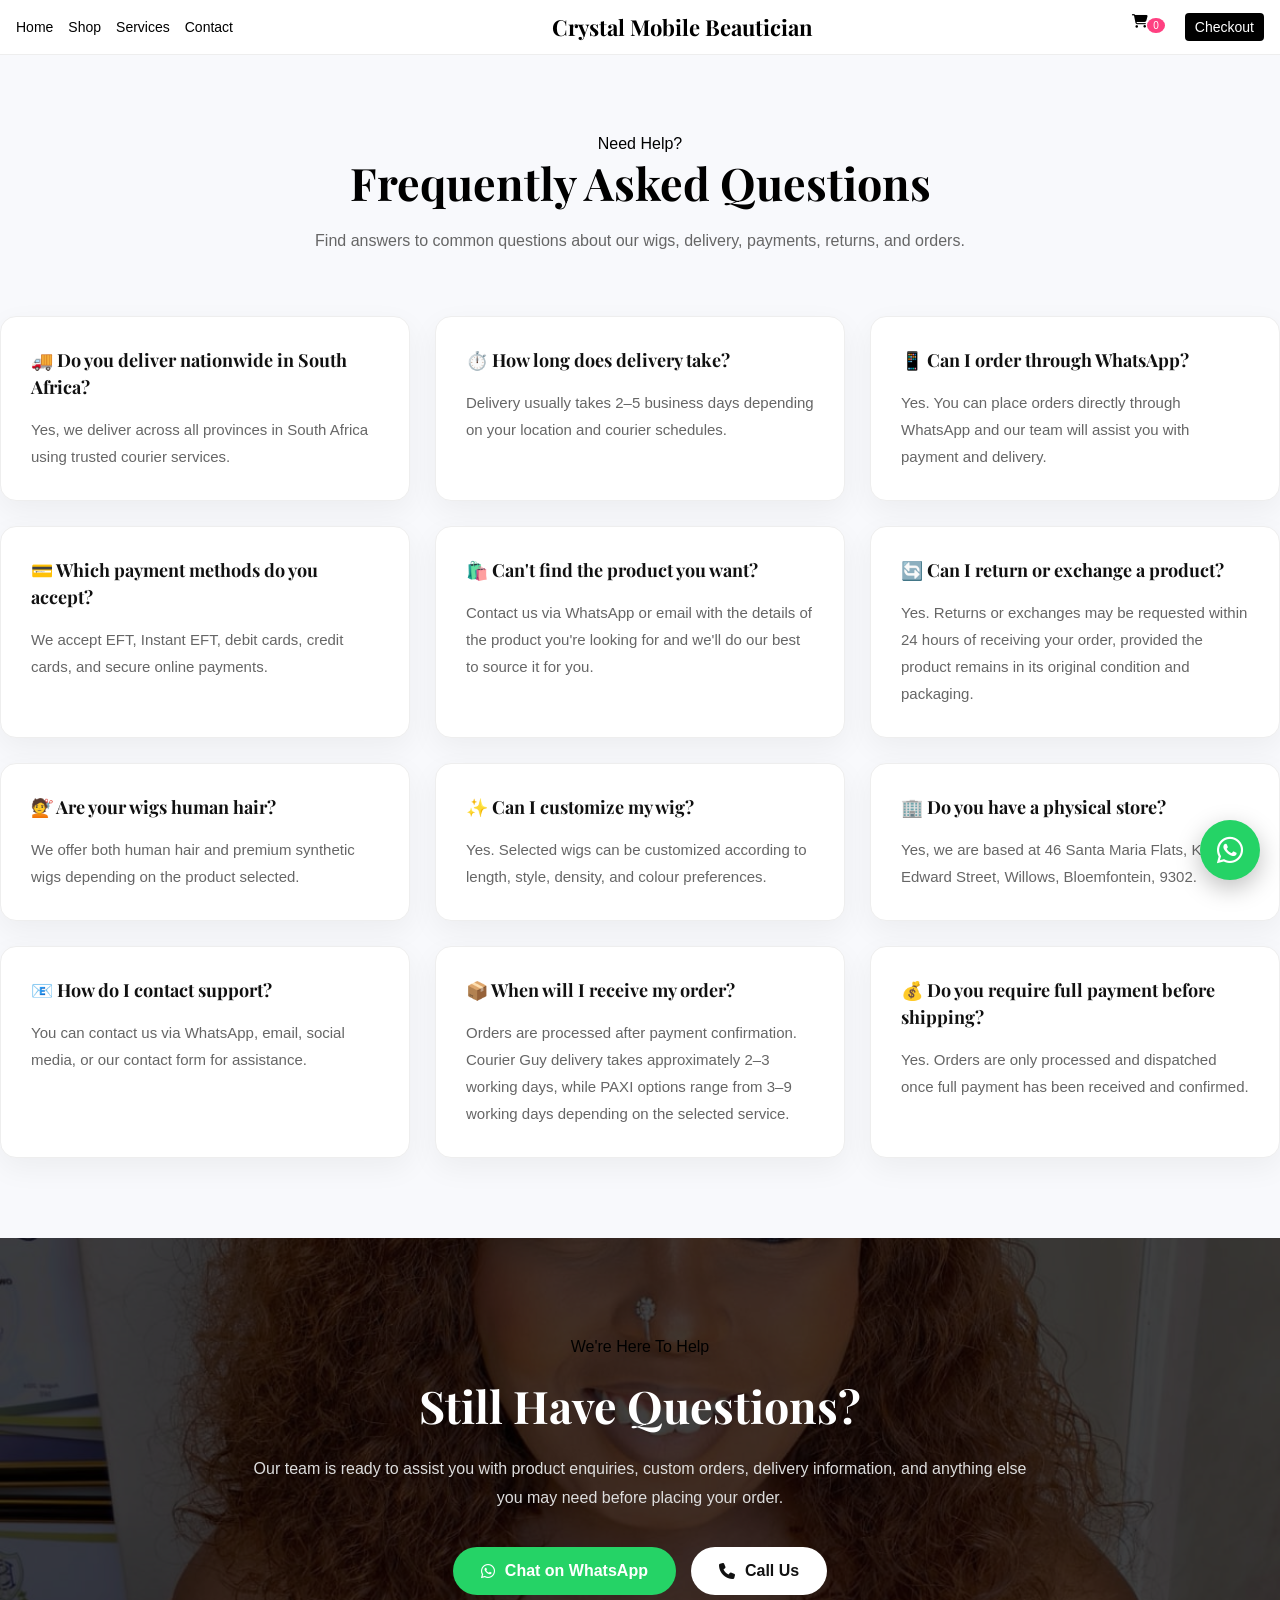
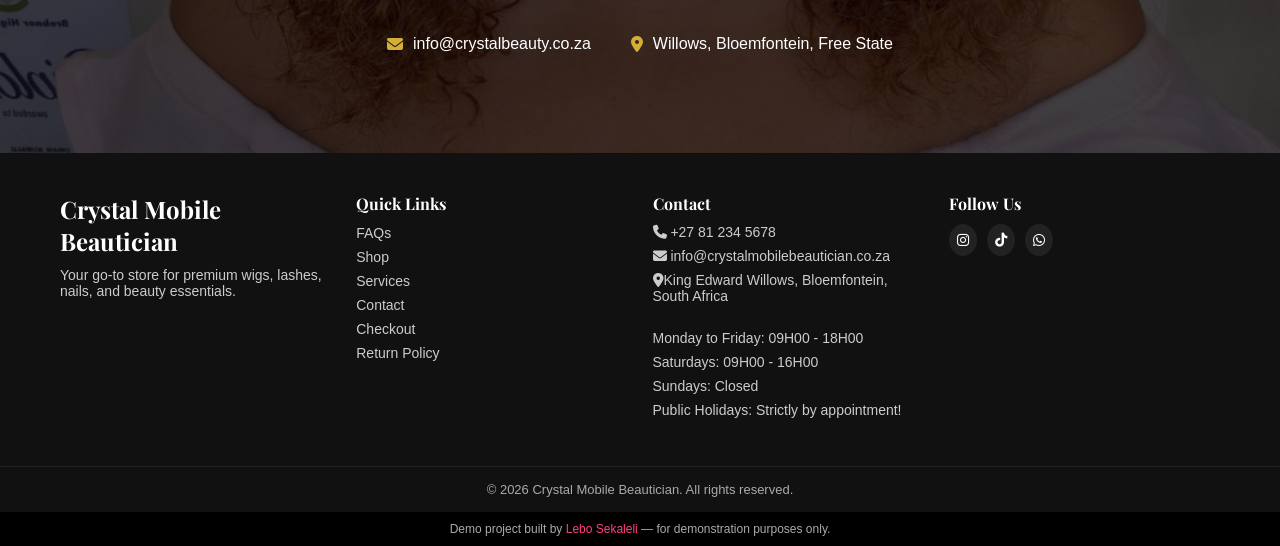
<file: faq.html>
<!doctype html>
<html lang="en">
  <head>
    <meta charset="UTF-8" />
    <meta name="viewport" content="width=device-width, initial-scale=1.0" />

    <title>FAQs | Cyrstal Mobile Beautician</title>

    <link rel="stylesheet" href="css/styles.css" />

    <!-- Google Fonts -->
    <link
      href="https://fonts.googleapis.com/css2?family=Playfair+Display:wght@500;700&family=Poppins:wght@300;400;500;600&display=swap"
      rel="stylesheet"
    />

    <!-- Icons (Font Awesome CDN) -->
    <link
      rel="stylesheet"
      href="https://cdnjs.cloudflare.com/ajax/libs/font-awesome/6.5.0/css/all.min.css"
    />
  </head>
  <body>

    <!-- 🔝 Navbar -->
    <header class="navbar">
      <div class="nav-container">
        <!-- Left Links -->
        <nav class="nav-left">
          <a href="index.html">Home</a>
          <a href="shop.html">Shop</a>
          <a href="services.html">Services</a>
          <a href="contact.html">Contact</a>
        </nav>

        <!-- Logo -->
        <div class="logo">
          <h1>Crystal Mobile Beautician</h1>
        </div>

        <!-- Right -->
        <div class="nav-right">
          <!-- <a href="#"><i class="fa fa-user"></i></a> -->
          <a href="cart.html">
            <i class="fa fa-shopping-cart"></i>
            <span class="cart-count">0</span>
          </a>
          <a href="checkout.html" class="checkout-btn">Checkout</a>
        </div>

        <!-- Hamburger -->
        <div class="hamburger" id="hamburger">
          <span></span>
          <span></span>
          <span></span>
        </div>
      </div>

      <!-- Mobile Menu -->
      <div class="mobile-menu" id="mobileMenu">
        <a href="index.html">Home</a>
        <a href="shop.html">Shop</a>
        <a href="services.html">Services</a>
        <a href="contact.html">Contact</a>
        <!-- <a href="cart.html">Cart</a> -->
        <a href="cart.html">
          <i class="fa fa-shopping-cart"></i>
          <span class="cart-count">0</span>
        </a>
        <!-- <a href="checkout.html">Checkout</a> -->
        <a href="checkout.html" class="checkout-btn">Checkout</a>
      </div>
    </header>
    <!-- FAQ Section -->
    <section class="faq-page">
      <div class="container">
        <!-- Heading -->

        <div class="faq-header">
          <p class="section-tag">Need Help?</p>

          <h1>Frequently Asked Questions</h1>

          <p class="faq-intro">
            Find answers to common questions about our wigs, delivery, payments,
            returns, and orders.
          </p>
        </div>

        <!-- FAQ Grid -->

        <div class="faq-grid">
          <div class="faq-card">
            <h3>🚚 Do you deliver nationwide in South Africa?</h3>
            <p>
              Yes, we deliver across all provinces in South Africa using trusted
              courier services.
            </p>
          </div>

          <div class="faq-card">
            <h3>⏱️ How long does delivery take?</h3>
            <p>
              Delivery usually takes 2–5 business days depending on your
              location and courier schedules.
            </p>
          </div>

          <div class="faq-card">
            <h3>📱 Can I order through WhatsApp?</h3>
            <p>
              Yes. You can place orders directly through WhatsApp and our team
              will assist you with payment and delivery.
            </p>
          </div>

          <div class="faq-card">
            <h3>💳 Which payment methods do you accept?</h3>
            <p>
              We accept EFT, Instant EFT, debit cards, credit cards, and secure
              online payments.
            </p>
          </div>

          <div class="faq-card">
            <h3>🛍️ Can't find the product you want?</h3>
            <p>
              Contact us via WhatsApp or email with the details of the product
              you're looking for and we'll do our best to source it for you.
            </p>
          </div>

          <div class="faq-card">
            <h3>🔄 Can I return or exchange a product?</h3>
            <p>
              Yes. Returns or exchanges may be requested within 24 hours of
              receiving your order, provided the product remains in its original
              condition and packaging.
            </p>
          </div>

          <div class="faq-card">
            <h3>💇 Are your wigs human hair?</h3>
            <p>
              We offer both human hair and premium synthetic wigs depending on
              the product selected.
            </p>
          </div>

          <div class="faq-card">
            <h3>✨ Can I customize my wig?</h3>
            <p>
              Yes. Selected wigs can be customized according to length, style,
              density, and colour preferences.
            </p>
          </div>

          <div class="faq-card">
            <h3>🏢 Do you have a physical store?</h3>
            <p>
              Yes, we are based at 46 Santa Maria Flats, King Edward Street,
              Willows, Bloemfontein, 9302.
            </p>
          </div>

          <div class="faq-card">
            <h3>📧 How do I contact support?</h3>
            <p>
              You can contact us via WhatsApp, email, social media, or our
              contact form for assistance.
            </p>
          </div>

          <div class="faq-card">
            <h3>📦 When will I receive my order?</h3>
            <p>
              Orders are processed after payment confirmation. Courier Guy
              delivery takes approximately 2–3 working days, while PAXI options
              range from 3–9 working days depending on the selected service.
            </p>
          </div>

          <div class="faq-card">
            <h3>💰 Do you require full payment before shipping?</h3>
            <p>
              Yes. Orders are only processed and dispatched once full payment
              has been received and confirmed.
            </p>
          </div>
        </div>
      </div>
    </section>

    <!-- =========================
     Still Need Help?
========================= -->

    <section class="faq-cta">
      <div class="container">
        <div class="faq-cta-content">
          <span class="section-tag"> We're Here To Help </span>

          <h2>Still Have Questions?</h2>

          <p>
            Our team is ready to assist you with product enquiries, custom
            orders, delivery information, and anything else you may need before
            placing your order.
          </p>

          <div class="faq-cta-buttons">
            <a
              href="https://wa.me/27794585741"
              target="_blank"
              class="faq-whatsapp-btn"
            >
              <i class="fa-brands fa-whatsapp"></i>
              Chat on WhatsApp
            </a>

            <a href="tel:+27812345678" class="faq-call-btn">
              <i class="fa-solid fa-phone"></i>
              Call Us
            </a>
          </div>

          <div class="faq-contact-info">
            <div class="contact-item">
              <i class="fa-solid fa-envelope"></i>
              <span>info@crystalbeauty.co.za</span>
            </div>

            <div class="contact-item">
              <i class="fa-solid fa-location-dot"></i>
              <span>Willows, Bloemfontein, Free State</span>
            </div>
          </div>
        </div>
      </div>
    </section>

    <!-- 🔻 Main Footer -->
    <footer class="footer">
      <div class="footer-container">
        <!-- Brand / About -->
        <div class="footer-col">
          <h2 class="footer-logo">Crystal Mobile Beautician</h2>
          <p>
            Your go-to store for premium wigs, lashes, nails, and beauty
            essentials.
          </p>
        </div>

        <!-- Quick Links -->
        <div class="footer-col">
          <h3>Quick Links</h3>
          <ul>
            <li><a href="faq.html">FAQs</a></li>
            <li><a href="shop.html">Shop</a></li>
            <li><a href="services.html">Services</a></li>
            <li><a href="contact.html">Contact</a></li>
            <li><a href="checkout.html">Checkout</a></li>
            <li><a href="return-policy.html">Return Policy</a></li>
          </ul>
        </div>

        <!-- Contact Info -->
        <div class="footer-col">
          <h3>Contact</h3>
          <p><i class="fa fa-phone"></i> +27 81 234 5678</p>
          <p>
            <i class="fa fa-envelope"></i> info@crystalmobilebeautician.co.za
          </p>
          <p>
            <i class="fa fa-map-marker-alt"></i>King Edward Willows,
            Bloemfontein, South Africa
          </p>
          <br />
          <div>
            <p>Monday to Friday: 09H00 - 18H00</p>
            <p>Saturdays: 09H00 - 16H00</p>
            <p>Sundays: Closed</p>
            <p>Public Holidays: Strictly by appointment!</p>
          </div>
        </div>

        <!-- Social Media -->
        <div class="footer-col">
          <h3>Follow Us</h3>
          <div class="social-icons">
            <!-- <a href="https://facebook.com/" target="_blank"
              ><i class="fa-brands fa-facebook-f"></i
            ></a> -->
            <a
              href="https://instagram.com/crystal_mobile_beautician/"
              target="_blank"
              ><i class="fa-brands fa-instagram"></i
            ></a>
            <a href="https://tiktok.com/@crystalmobileu" target="_blank"
              ><i class="fa-brands fa-tiktok"></i
            ></a>
            <a href="https://wa.me/27794585741" target="_blank"
              ><i class="fa-brands fa-whatsapp"></i
            ></a>
          </div>
        </div>
      </div>

      <!-- Copyright -->
      <div class="footer-bottom">
        <p>© 2026 Crystal Mobile Beautician. All rights reserved.</p>
      </div>
    </footer>

    <!-- 🔻 Developer Footer -->
    <div class="dev-footer">
      <p>
        Demo project built by
        <a href="https://lebogang-developer.netlify.app/" target="_blank"
          >Lebo Sekaleli</a
        >
        — for demonstration purposes only.
      </p>
    </div>

    <!-- 💬 WhatsApp Floating Button -->
    <a
      href="https://wa.me/27812345678?text=Hi%20I%20am%20interested%20in%20your%20products"
      class="whatsapp-float"
      target="_blank"
    >
      <i class="fa-brands fa-whatsapp"></i>
    </a>

    <!-- ⬆ Scroll To Top -->
    <button id="scrollTopBtn" aria-label="Scroll to top">
      <i class="fa-solid fa-arrow-up"></i>
    </button>

    <script src="js/script.js" defer></script>
  </body>
</html>
</file>
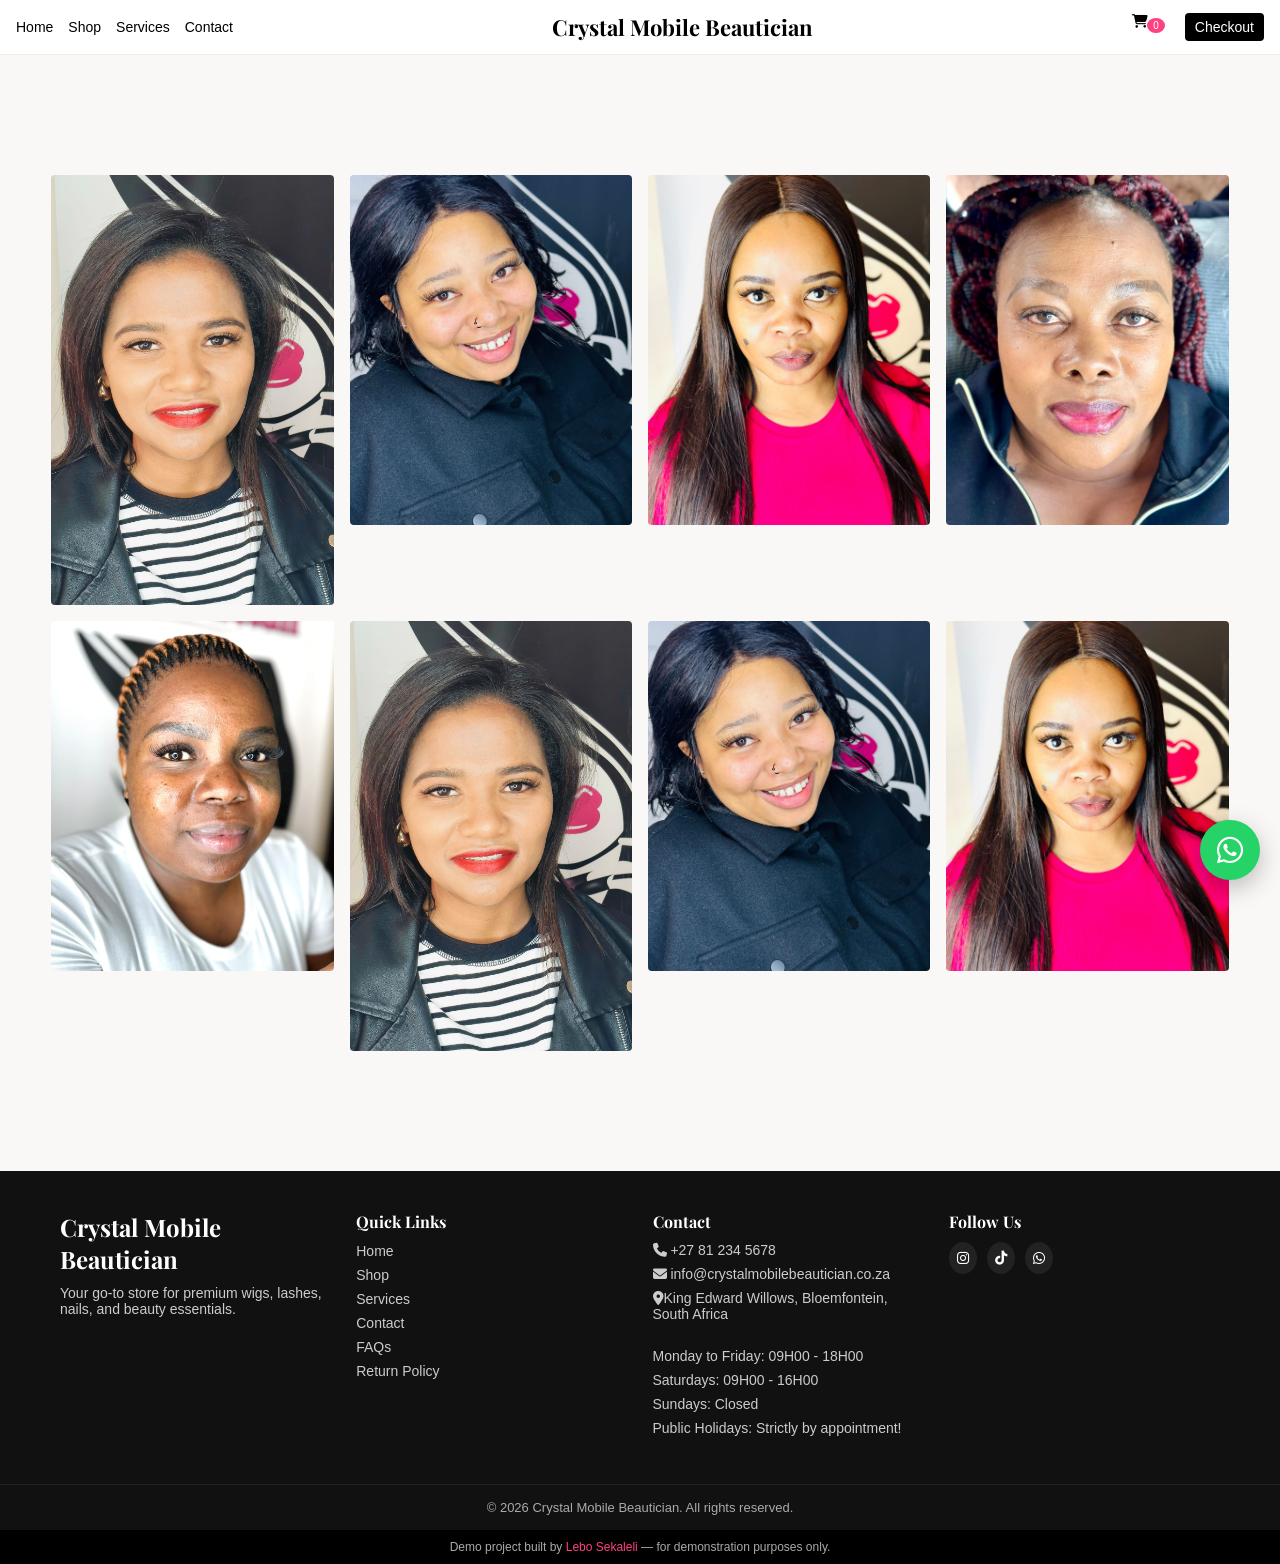
<file: lashes.html>
<!doctype html>
<html lang="en">
  <head>
    <meta charset="UTF-8" />
    <meta name="viewport" content="width=device-width, initial-scale=1.0" />
    <title>Lashes | Crystal Mobile Beautician</title>
    <link rel="stylesheet" href="css/styles.css" />
    <link rel="stylesheet" href="css/lashes.css" />

    <!-- Icons (Font Awesome CDN) -->
    <link
      rel="stylesheet"
      href="https://cdnjs.cloudflare.com/ajax/libs/font-awesome/6.5.0/css/all.min.css"
    />
    <link
      href="https://fonts.googleapis.com/css2?family=Playfair+Display:wght@500;700&family=Poppins:wght@300;400;500;600&display=swap"
      rel="stylesheet"
    />
  </head>
  <body>
    <!-- 🔝 Navbar -->
    <header class="navbar">
      <div class="nav-container">
        <!-- Left Links -->
        <nav class="nav-left">
          <a href="index.html">Home</a>
          <a href="shop.html">Shop</a>
          <a href="services.html">Services</a>
          <a href="contact.html">Contact</a>
        </nav>

        <!-- Logo -->
        <div class="logo">
          <h1>Crystal Mobile Beautician</h1>
        </div>

        <!-- Right -->
        <div class="nav-right">
          <!-- <a href="#"><i class="fa fa-user"></i></a> -->
          <a href="cart.html">
            <i class="fa fa-shopping-cart"></i>
            <span class="cart-count">0</span>
          </a>
          <a href="checkout.html" class="checkout-btn">Checkout</a>
        </div>

        <!-- Hamburger -->
        <div class="hamburger" id="hamburger">
          <span></span>
          <span></span>
          <span></span>
        </div>
      </div>

      <!-- Mobile Menu -->
      <div class="mobile-menu" id="mobileMenu">
        <a href="index.html">Home</a>
        <a href="shop.html">Shop</a>
        <a href="services.html">Services</a>
        <a href="contact.html">Contact</a>
        <!-- <a href="cart.html">Cart</a> -->
        <a href="cart.html">
          <i class="fa fa-shopping-cart"></i>
          <span class="cart-count">0</span>
        </a>
        <!-- <a href="checkout.html">Checkout</a> -->
        <a href="checkout.html" class="checkout-btn">Checkout</a>
      </div>
    </header>

    <!-- =====================================================
     CRYSTAL MOBILE BEAUTICIAN
     LASHES PAGE
===================================================== -->

    <main class="lashes-page">
      <!-- ===================================================
       HERO SECTION
  ==================================================== -->

      <!-- <section class="lashes-hero">
        <div class="lashes-hero-overlay"></div>

        <div class="container lashes-hero-content">
          <span class="lashes-eyebrow">
            <i class="fa-solid fa-eye"></i>
            Lash Beauty
          </span>

          <h1>
            Eyes That
            <span>Speak Volumes.</span>
          </h1>

          <p>
            Enhance your natural beauty with beautifully styled lashes designed
            to give your eyes the perfect finish.
          </p>

          <div class="lashes-hero-buttons">
            <a href="#lashes-gallery" class="lashes-btn-primary">
              Explore Lash Styles
              <i class="fa-solid fa-arrow-down"></i>
            </a>

            <a href="services.html#booking" class="lashes-btn-outline">
              Book Lash Service
              <i class="fa-solid fa-calendar-check"></i>
            </a>
          </div>
        </div>
      </section> -->

      <!-- ===================================================
       INTRODUCTION
  ==================================================== -->

      <!-- <section class="lashes-intro">
        <div class="container">
          <div class="lashes-intro-grid">

            <div class="lashes-intro-content">
              <span class="section-tag"> Define Your Eyes </span>

              <h2>
                Beautiful Lashes,
                <span>Beautiful You.</span>
              </h2>

              <p>
                The right lashes can completely transform your look. From soft
                and natural to bold and glamorous, we create lash looks that
                complement your features and personal style.
              </p>

              <p>
                Whether you're getting ready for an event or simply want to
                elevate your everyday look, Crystal Mobile Beautician has you
                covered.
              </p>

              <div class="lashes-features">
                <div class="lash-feature">
                  <div class="lash-feature-icon">
                    <i class="fa-solid fa-eye"></i>
                  </div>

                  <div>
                    <h3>Beautiful Definition</h3>

                    <p>Enhance your eyes with a polished, defined finish.</p>
                  </div>
                </div>

                <div class="lash-feature">
                  <div class="lash-feature-icon">
                    <i class="fa-solid fa-wand-magic-sparkles"></i>
                  </div>

                  <div>
                    <h3>Custom Looks</h3>

                    <p>
                      Choose a style that suits your personality and occasion.
                    </p>
                  </div>
                </div>

                <div class="lash-feature">
                  <div class="lash-feature-icon">
                    <i class="fa-solid fa-heart"></i>
                  </div>

                  <div>
                    <h3>Beauty You Can Feel</h3>

                    <p>Walk away feeling confident and beautiful.</p>
                  </div>
                </div>
              </div>
            </div>

            <div class="lashes-intro-image">
              <img
                src="assets/images/lashes/lash-2.jpg"
                alt="Beautiful eyelash styling"
              />

              <div class="lashes-image-badge">
                <i class="fa-solid fa-star"></i>

                <div>
                  <strong>Defined Beauty</strong>

                  <span> One Lash At A Time </span>
                </div>
              </div>
            </div>
          </div>
        </div>
      </section> -->

      <!-- ===================================================
       LASH SERVICES MINI SECTION
  ==================================================== -->

      <!-- <section class="lash-types">
        <div class="container">
          <div class="lash-types-heading">
            <span class="section-tag"> Find Your Style </span>

            <h2>
              Lash Looks For
              <span>Every Occasion</span>
            </h2>

            <p>
              Whether you prefer subtle elegance or dramatic glamour, choose a
              lash style that makes your eyes stand out.
            </p>
          </div>

          <div class="lash-types-grid">

            <div class="lash-type-card">
              <div class="lash-type-icon">
                <i class="fa-solid fa-feather"></i>
              </div>

              <h3>Natural</h3>

              <p>Soft and subtle lashes for an effortless everyday look.</p>
            </div>

            <div class="lash-type-card">
              <div class="lash-type-icon">
                <i class="fa-solid fa-star"></i>
              </div>

              <h3>Classic Glam</h3>

              <p>
                Elegant definition for work, dates, celebrations and special
                occasions.
              </p>
            </div>

            <div class="lash-type-card">
              <div class="lash-type-icon">
                <i class="fa-solid fa-wand-magic-sparkles"></i>
              </div>

              <h3>Volume</h3>

              <p>
                Fuller and more dramatic lashes for a statement-making look.
              </p>
            </div>

            <div class="lash-type-card">
              <div class="lash-type-icon">
                <i class="fa-solid fa-crown"></i>
              </div>

              <h3>Special Occasion</h3>

              <p>
                Glamorous lash looks created for events, parties and
                unforgettable moments.
              </p>
            </div>
          </div>
        </div>
      </section> -->

      <!-- ===================================================
       GALLERY SECTION
  ==================================================== -->

      <section class="lashes-gallery-section" id="lashes-gallery">
        <div class="container">
          <!-- <div class="gallery-heading">
            <div>
              <span class="section-tag"> Lash Inspiration </span>

              <h2>Lash <span>Gallery</span></h2>
            </div>

            <p>
              Explore some of our favourite lash looks and get inspired for your
              next appointment.
            </p>
          </div> -->

          <!-- GALLERY -->

          <div class="lashes-gallery">
            <!-- IMAGE 1 -->

            <div class="lash-gallery-item">
              <img
                src="assets/images/lashes/lash-1.jpg"
                alt="Beautiful lash style"
                loading="lazy"
              />

              <div class="lash-gallery-overlay">
                <span>Lash Style</span>

                <h3>Soft & Natural</h3>

                <i class="fa-solid fa-arrow-up-right-from-square"></i>
              </div>
            </div>

            <!-- IMAGE 2 -->

            <div class="lash-gallery-item">
              <img
                src="assets/images/lashes/lash-2.jpg"
                alt="Classic lash extension style"
                loading="lazy"
              />

              <div class="lash-gallery-overlay">
                <span>Lash Style</span>

                <h3>Classic Definition</h3>

                <i class="fa-solid fa-arrow-up-right-from-square"></i>
              </div>
            </div>

            <!-- IMAGE 3 -->

            <div class="lash-gallery-item">
              <img
                src="assets/images/lashes/lash-3.jpg"
                alt="Volume lash style"
                loading="lazy"
              />

              <div class="lash-gallery-overlay">
                <span>Lash Style</span>

                <h3>Full Volume</h3>

                <i class="fa-solid fa-arrow-up-right-from-square"></i>
              </div>
            </div>

            <!-- IMAGE 4 -->

            <div class="lash-gallery-item">
              <img
                src="assets/images/lashes/lash-4.jpg"
                alt="Glamorous lashes"
                loading="lazy"
              />

              <div class="lash-gallery-overlay">
                <span>Lash Style</span>

                <h3>Glamorous Eyes</h3>

                <i class="fa-solid fa-arrow-up-right-from-square"></i>
              </div>
            </div>

            <!-- IMAGE 5 -->

            <div class="lash-gallery-item">
              <img
                src="assets/images/lashes/lash-5.jpg"
                alt="Wispy lash style"
                loading="lazy"
              />

              <div class="lash-gallery-overlay">
                <span>Lash Style</span>

                <h3>Wispy Beauty</h3>

                <i class="fa-solid fa-arrow-up-right-from-square"></i>
              </div>
            </div>

            <!-- IMAGE 6 -->

            <div class="lash-gallery-item">
              <img
                src="assets/images/lashes/lash-1.jpg"
                alt="Dramatic lash style"
                loading="lazy"
              />

              <div class="lash-gallery-overlay">
                <span>Lash Style</span>

                <h3>Bold & Beautiful</h3>

                <i class="fa-solid fa-arrow-up-right-from-square"></i>
              </div>
            </div>

            <!-- IMAGE 7 -->

            <div class="lash-gallery-item">
              <img
                src="assets/images/lashes/lash-2.jpg"
                alt="Elegant eyelash style"
                loading="lazy"
              />

              <div class="lash-gallery-overlay">
                <span>Lash Style</span>

                <h3>Elegant Finish</h3>

                <i class="fa-solid fa-arrow-up-right-from-square"></i>
              </div>
            </div>

            <!-- IMAGE 8 -->

            <div class="lash-gallery-item">
              <img
                src="assets/images/lashes/lash-3.jpg"
                alt="Luxury lash styling"
                loading="lazy"
              />

              <div class="lash-gallery-overlay">
                <span>Lash Style</span>

                <h3>Luxury Look</h3>

                <i class="fa-solid fa-arrow-up-right-from-square"></i>
              </div>
            </div>

            <!-- IMAGE 9 -->

            <!-- <div class="lash-gallery-item">
              <img
                src="assets/images/lashes/lash-9.jpg"
                alt="Beautiful eyelash extensions"
                loading="lazy"
              />

              <div class="lash-gallery-overlay">
                <span>Lash Style</span>

                <h3>Signature Lashes</h3>

                <i class="fa-solid fa-arrow-up-right-from-square"></i>
              </div>
            </div> -->

            <!-- IMAGE 10 -->

            <!-- <div class="lash-gallery-item">
              <img
                src="assets/images/lashes/lash-10.jpg"
                alt="Premium lash look"
                loading="lazy"
              />

              <div class="lash-gallery-overlay">
                <span>Lash Style</span>

                <h3>Premium Glam</h3>

                <i class="fa-solid fa-arrow-up-right-from-square"></i>
              </div>
            </div> -->
          </div>
        </div>
      </section>

      <!-- ===================================================
       SERVICE CTA
  ==================================================== -->

      <!-- <section class="lashes-service-banner">
        <div class="container">
          <div class="lashes-service-content">
            <div class="lashes-service-icon">
              <i class="fa-solid fa-eye"></i>
            </div>

            <div>
              <span class="section-tag"> Ready To Glow? </span>

              <h2>
                Give Your Eyes
                <span>The Perfect Finish.</span>
              </h2>

              <p>
                Book a lash appointment and let our beauty professionals create
                a look you'll love.
              </p>
            </div>

            <a href="services.html#booking" class="lashes-btn-primary">
              View Services
              <i class="fa-solid fa-arrow-right"></i>
            </a>
          </div>
        </div>
      </section> -->

      <!-- ===================================================
       FINAL CTA
  ==================================================== -->

      <!-- <section class="lashes-cta">
        <div class="lashes-cta-overlay"></div>

        <div class="container">
          <div class="lashes-cta-content">
            <span class="section-tag"> Your Eyes Deserve The Best </span>

            <h2>
              Make Every
              <span>Look Count.</span>
            </h2>

            <p>
              From natural elegance to full-on glam, discover the lash look that
              makes you feel confident.
            </p>

            <div class="lashes-cta-buttons">
              <a href="services.html#booking" class="lashes-btn-primary">
                Book An Appointment
                <i class="fa-solid fa-calendar-check"></i>
              </a>

              <a href="contact.html" class="lashes-btn-outline">
                Contact Us
                <i class="fa-solid fa-envelope"></i>
              </a>
            </div>
          </div>
        </div>
      </section> -->
    </main>

    <!-- 🔻 Main Footer -->
    <footer class="footer">
      <div class="footer-container">
        <!-- Brand / About -->
        <div class="footer-col">
          <h2 class="footer-logo">Crystal Mobile Beautician</h2>
          <p>
            Your go-to store for premium wigs, lashes, nails, and beauty
            essentials.
          </p>
        </div>

        <!-- Quick Links -->
        <div class="footer-col">
          <h3>Quick Links</h3>
          <ul>
            <li><a href="index.html">Home</a></li>
            <li><a href="shop.html">Shop</a></li>
            <li><a href="services.html">Services</a></li>
            <li><a href="contact.html">Contact</a></li>
            <li><a href="faq.html">FAQs</a></li>
            <!-- <li><a href="checkout.html">Checkout</a></li> -->
            <li><a href="return-policy.html">Return Policy</a></li>
          </ul>
        </div>

        <!-- Contact Info -->
        <div class="footer-col">
          <h3>Contact</h3>
          <p><i class="fa fa-phone"></i> +27 81 234 5678</p>
          <p>
            <i class="fa fa-envelope"></i> info@crystalmobilebeautician.co.za
          </p>
          <p>
            <i class="fa fa-map-marker-alt"></i>King Edward Willows,
            Bloemfontein, South Africa
          </p>
          <br />
          <div>
            <p>Monday to Friday: 09H00 - 18H00</p>
            <p>Saturdays: 09H00 - 16H00</p>
            <p>Sundays: Closed</p>
            <p>Public Holidays: Strictly by appointment!</p>
          </div>
        </div>

        <!-- Social Media -->
        <div class="footer-col">
          <h3>Follow Us</h3>
          <div class="social-icons">
            <!-- <a href="https://facebook.com/" target="_blank"
              ><i class="fa-brands fa-facebook-f"></i
            ></a> -->
            <a
              href="https://instagram.com/crystal_mobile_beautician/"
              target="_blank"
              ><i class="fa-brands fa-instagram"></i
            ></a>
            <a href="https://tiktok.com/@crystalmobileu" target="_blank"
              ><i class="fa-brands fa-tiktok"></i
            ></a>
            <a href="https://wa.me/27794585741" target="_blank"
              ><i class="fa-brands fa-whatsapp"></i
            ></a>
          </div>
        </div>
      </div>

      <!-- Copyright -->
      <div class="footer-bottom">
        <p>© 2026 Crystal Mobile Beautician. All rights reserved.</p>
      </div>
    </footer>

    <!-- 🔻 Developer Footer -->
    <div class="dev-footer">
      <p>
        Demo project built by
        <a href="https://lebogang-developer.netlify.app/" target="_blank"
          >Lebo Sekaleli</a
        >
        — for demonstration purposes only.
      </p>
    </div>

    <!-- 💬 WhatsApp Floating Button -->
    <a
      href="https://wa.me/27812345678?text=Hi%20I%20am%20interested%20in%20your%20products"
      class="whatsapp-float"
      target="_blank"
    >
      <i class="fa-brands fa-whatsapp"></i>
    </a>

    <!-- ⬆ Scroll To Top -->
    <button id="scrollTopBtn" aria-label="Scroll to top">
      <i class="fa-solid fa-arrow-up"></i>
    </button>

    <script src="js/script.js"></script>
  </body>
</html>
</file>
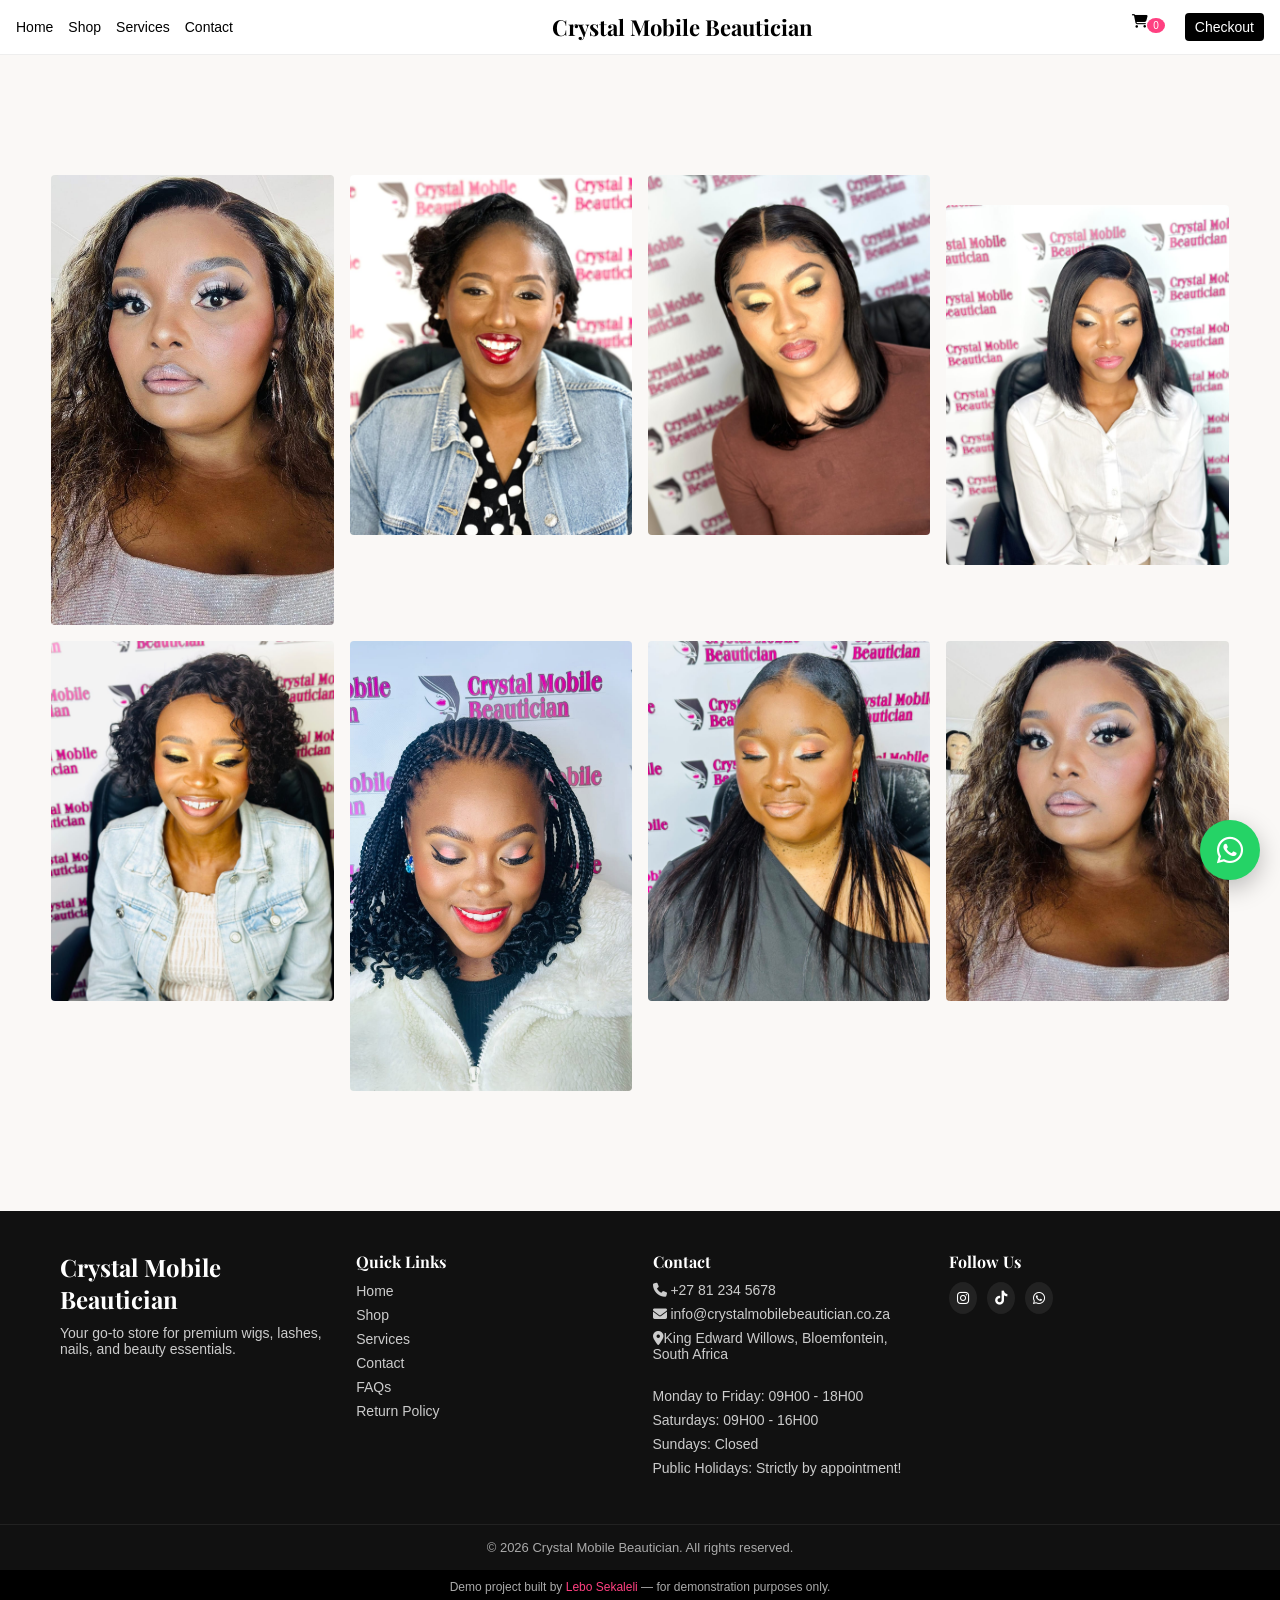
<file: make-up.html>
<!doctype html>
<html lang="en">
  <head>
    <meta charset="UTF-8" />
    <meta name="viewport" content="width=device-width, initial-scale=1.0" />
    <title>Make Up | Crystal Mobile Beautician</title>
    <link rel="stylesheet" href="css/styles.css" />
    <link rel="stylesheet" href="css/make-up.css" />

    <!-- Icons (Font Awesome CDN) -->
    <link
      rel="stylesheet"
      href="https://cdnjs.cloudflare.com/ajax/libs/font-awesome/6.5.0/css/all.min.css"
    />
    <link
      href="https://fonts.googleapis.com/css2?family=Playfair+Display:wght@500;700&family=Poppins:wght@300;400;500;600&display=swap"
      rel="stylesheet"
    />
  </head>
  <body>
    <!-- 🔝 Navbar -->
    <header class="navbar">
      <div class="nav-container">
        <!-- Left Links -->
        <nav class="nav-left">
          <a href="index.html">Home</a>
          <a href="shop.html">Shop</a>
          <a href="services.html">Services</a>
          <a href="contact.html">Contact</a>
        </nav>

        <!-- Logo -->
        <div class="logo">
          <h1>Crystal Mobile Beautician</h1>
        </div>

        <!-- Right -->
        <div class="nav-right">
          <!-- <a href="#"><i class="fa fa-user"></i></a> -->
          <a href="cart.html">
            <i class="fa fa-shopping-cart"></i>
            <span class="cart-count">0</span>
          </a>
          <a href="checkout.html" class="checkout-btn">Checkout</a>
        </div>

        <!-- Hamburger -->
        <div class="hamburger" id="hamburger">
          <span></span>
          <span></span>
          <span></span>
        </div>
      </div>

      <!-- Mobile Menu -->
      <div class="mobile-menu" id="mobileMenu">
        <a href="index.html">Home</a>
        <a href="shop.html">Shop</a>
        <a href="services.html">Services</a>
        <a href="contact.html">Contact</a>
        <!-- <a href="cart.html">Cart</a> -->
        <a href="cart.html">
          <i class="fa fa-shopping-cart"></i>
          <span class="cart-count">0</span>
        </a>
        <!-- <a href="checkout.html">Checkout</a> -->
        <a href="checkout.html" class="checkout-btn">Checkout</a>
      </div>
    </header>
    <!-- =====================================================
     CRYSTAL MOBILE BEAUTICIAN
     MAKEUP PAGE
===================================================== -->

    <main class="makeup-page">
      <!-- ===================================================
       HERO SECTION
  ==================================================== -->

      <!-- <section class="makeup-hero">
        <div class="makeup-hero-overlay"></div>
        <div class="container makeup-hero-content">
          <span class="makeup-eyebrow">
            <i class="fa-solid fa-wand-magic-sparkles"></i>
            Makeup Artistry
          </span>

          <h1>
            Your Beauty,
            <span>Perfected.</span>
          </h1>

          <p>
            Professional makeup artistry designed to enhance your natural beauty
            and create a flawless look for every occasion.
          </p>

          <div class="makeup-hero-buttons">
            <a href="#makeup-gallery" class="makeup-btn-primary">
              Explore Makeup Looks
              <i class="fa-solid fa-arrow-down"></i>
            </a>

            <a href="services.html#booking" class="makeup-btn-outline">
              Book Makeup
              <i class="fa-solid fa-calendar-check"></i>
            </a>
          </div>
        </div>
      </section> -->

      <!-- ===================================================
       INTRODUCTION
  ==================================================== -->

      <!-- <section class="makeup-intro">
        <div class="container">
          <div class="makeup-intro-grid">

            <div class="makeup-intro-content">
              <span class="section-tag">
                Makeup That Makes You Feel Beautiful
              </span>

              <h2>
                Enhance Your Beauty,
                <span>Own Your Look.</span>
              </h2>

              <p>
                Great makeup doesn't hide who you are. It enhances your natural
                features, gives you confidence and helps you feel your absolute
                best.
              </p>

              <p>
                Whether you're getting ready for a special event, celebrating a
                milestone or simply treating yourself, Crystal Mobile Beautician
                creates polished makeup looks tailored to you.
              </p>

              <div class="makeup-features">
                <div class="makeup-feature">
                  <div class="makeup-feature-icon">
                    <i class="fa-solid fa-wand-magic-sparkles"></i>
                  </div>

                  <div>
                    <h3>Flawless Finishes</h3>

                    <p>
                      Carefully blended makeup designed for a smooth, polished
                      finish.
                    </p>
                  </div>
                </div>

                <div class="makeup-feature">
                  <div class="makeup-feature-icon">
                    <i class="fa-solid fa-palette"></i>
                  </div>

                  <div>
                    <h3>Personalised Looks</h3>

                    <p>
                      Makeup tailored to your features, style, outfit and
                      occasion.
                    </p>
                  </div>
                </div>

                <div class="makeup-feature">
                  <div class="makeup-feature-icon">
                    <i class="fa-solid fa-star"></i>
                  </div>

                  <div>
                    <h3>Special Occasion Ready</h3>

                    <p>
                      From birthdays and graduations to weddings and glamorous
                      events.
                    </p>
                  </div>
                </div>
              </div>
            </div>

            <div class="makeup-intro-image">
              <img
                src="assets/images/makeup/makeup-intro.jpg"
                alt="Professional makeup application"
              />

              <div class="makeup-image-badge">
                <i class="fa-solid fa-sparkles"></i>

                <div>
                  <strong>Beauty. Confidence. Glamour.</strong>

                  <span> Professionally crafted for you </span>
                </div>
              </div>
            </div>
          </div>
        </div>
      </section> -->

      <!-- ===================================================
       MAKEUP STYLES
  ==================================================== -->

      <!-- <section class="makeup-types">
        <div class="container">
          <div class="makeup-types-heading">
            <span class="section-tag"> Find Your Look </span>

            <h2>
              Makeup For
              <span>Every Occasion.</span>
            </h2>

            <p>
              Whether you're keeping it soft and natural or going full glam,
              we'll create a look that makes you feel confident and beautiful.
            </p>
          </div>

          <div class="makeup-types-grid">

            <div class="makeup-type-card">
              <div class="makeup-type-icon">
                <i class="fa-regular fa-heart"></i>
              </div>

              <h3>Soft Glam</h3>

              <p>
                A beautifully blended, elegant look that enhances your natural
                features without feeling overdone.
              </p>

              <span class="makeup-card-number"> 01 </span>
            </div>

            <div class="makeup-type-card">
              <div class="makeup-type-icon">
                <i class="fa-solid fa-star"></i>
              </div>

              <h3>Full Glam</h3>

              <p>
                Bold, polished and glamorous makeup for those moments when you
                want to make an entrance.
              </p>

              <span class="makeup-card-number"> 02 </span>
            </div>

            <div class="makeup-type-card">
              <div class="makeup-type-icon">
                <i class="fa-solid fa-ring"></i>
              </div>

              <h3>Bridal Makeup</h3>

              <p>
                Elegant bridal beauty designed to keep you looking radiant and
                picture-perfect throughout your day.
              </p>

              <span class="makeup-card-number"> 03 </span>
            </div>

            <div class="makeup-type-card">
              <div class="makeup-type-icon">
                <i class="fa-solid fa-camera"></i>
              </div>

              <h3>Event Makeup</h3>

              <p>
                Camera-ready makeup for birthdays, graduations, photoshoots,
                celebrations and special events.
              </p>

              <span class="makeup-card-number"> 04 </span>
            </div>
          </div>
        </div>
      </section> -->

      <!-- ===================================================
       GALLERY INTRO
  ==================================================== -->

      <section class="makeup-gallery-section" id="makeup-gallery">
        <div class="container">
          <!-- <div class="makeup-gallery-heading">
            <div>
              <span class="section-tag"> Makeup Inspiration </span>

              <h2>The <span>Glam Gallery.</span></h2>
            </div>

            <p>
              Explore some of our favourite makeup looks and find inspiration
              for your next appointment.
            </p>
          </div> -->

          <!-- =================================================
           GALLERY
      ================================================== -->

          <div class="makeup-gallery">
            <!-- IMAGE 1 -->

            <div class="makeup-gallery-item">
              <img
                src="assets/images/makeup/makeup-1.jpg"
                alt="Soft glam makeup look"
                loading="lazy"
              />

              <div class="makeup-gallery-overlay">
                <span>Makeup Look</span>

                <h3>Soft Glam</h3>

                <i class="fa-solid fa-arrow-up-right-from-square"></i>
              </div>
            </div>

            <!-- IMAGE 2 -->

            <div class="makeup-gallery-item">
              <img
                src="assets/images/makeup/makeup-2.jpg"
                alt="Full glam makeup look"
                loading="lazy"
              />

              <div class="makeup-gallery-overlay">
                <span>Makeup Look</span>

                <h3>Full Glam</h3>

                <i class="fa-solid fa-arrow-up-right-from-square"></i>
              </div>
            </div>

            <!-- IMAGE 3 -->

            <div class="makeup-gallery-item">
              <img
                src="assets/images/makeup/makeup-3.jpg"
                alt="Natural makeup look"
                loading="lazy"
              />

              <div class="makeup-gallery-overlay">
                <span>Makeup Look</span>

                <h3>Natural Beauty</h3>

                <i class="fa-solid fa-arrow-up-right-from-square"></i>
              </div>
            </div>

            <!-- IMAGE 4 -->

            <div class="makeup-gallery-item">
              <img
                src="assets/images/makeup/makeup-4.jpg"
                alt="Bridal makeup look"
                loading="lazy"
              />

              <div class="makeup-gallery-overlay">
                <span>Makeup Look</span>

                <h3>Bridal Beauty</h3>

                <i class="fa-solid fa-arrow-up-right-from-square"></i>
              </div>
            </div>

            <!-- IMAGE 5 -->

            <div class="makeup-gallery-item">
              <img
                src="assets/images/makeup/makeup-5.jpg"
                alt="Elegant evening makeup"
                loading="lazy"
              />

              <div class="makeup-gallery-overlay">
                <span>Makeup Look</span>

                <h3>Evening Glam</h3>

                <i class="fa-solid fa-arrow-up-right-from-square"></i>
              </div>
            </div>

            <!-- IMAGE 6 -->

            <div class="makeup-gallery-item">
              <img
                src="assets/images/makeup/makeup-6.jpg"
                alt="Makeup for special occasion"
                loading="lazy"
              />

              <div class="makeup-gallery-overlay">
                <span>Makeup Look</span>

                <h3>Special Occasion</h3>

                <i class="fa-solid fa-arrow-up-right-from-square"></i>
              </div>
            </div>

            <!-- IMAGE 7 -->

            <div class="makeup-gallery-item">
              <img
                src="assets/images/makeup/makeup-7.jpg"
                alt="Glamorous makeup artistry"
                loading="lazy"
              />

              <div class="makeup-gallery-overlay">
                <span>Makeup Look</span>

                <h3>Signature Glam</h3>

                <i class="fa-solid fa-arrow-up-right-from-square"></i>
              </div>
            </div>

            <!-- IMAGE 8 -->

            <div class="makeup-gallery-item">
              <img
                src="assets/images/makeup/makeup-1.jpg"
                alt="Professional makeup artistry"
                loading="lazy"
              />

              <div class="makeup-gallery-overlay">
                <span>Makeup Look</span>

                <h3>Beauty Finish</h3>

                <i class="fa-solid fa-arrow-up-right-from-square"></i>
              </div>
            </div>

            <!-- IMAGE 9 -->

            <!-- <div class="makeup-gallery-item">
              <img
                src="assets/images/makeup/makeup-9.jpg"
                alt="Bold makeup look"
                loading="lazy"
              />

              <div class="makeup-gallery-overlay">
                <span>Makeup Look</span>

                <h3>Bold & Beautiful</h3>

                <i class="fa-solid fa-arrow-up-right-from-square"></i>
              </div>
            </div> -->

            <!-- IMAGE 10 -->

            <!-- <div class="makeup-gallery-item">
              <img
                src="assets/images/makeup/makeup-10.jpg"
                alt="Luxury makeup look"
                loading="lazy"
              />

              <div class="makeup-gallery-overlay">
                <span>Makeup Look</span>

                <h3>Luxury Finish</h3>

                <i class="fa-solid fa-arrow-up-right-from-square"></i>
              </div>
            </div> -->
          </div>
        </div>
      </section>

      <!-- ===================================================
       SERVICE CTA
  ==================================================== -->

      <!-- <section class="makeup-service-banner">
        <div class="container">
          <div class="makeup-service-content">
            <div class="makeup-service-icon">
              <i class="fa-solid fa-wand-magic-sparkles"></i>
            </div>

            <div>
              <span class="section-tag"> Ready To Get Glam? </span>

              <h2>
                Your Next
                <span>Look Awaits.</span>
              </h2>

              <p>
                Choose your preferred makeup service and let Crystal Mobile
                Beautician create your perfect look.
              </p>
            </div>

            <a href="services.html#booking" class="makeup-btn-primary">
              View Makeup Services
              <i class="fa-solid fa-arrow-right"></i>
            </a>
          </div>
        </div>
      </section> -->

      <!-- ===================================================
       FINAL BOOKING CTA
  ==================================================== -->

      <!-- <section class="makeup-cta">
        <div class="makeup-cta-overlay"></div>

        <div class="container">
          <div class="makeup-cta-content">
            <span class="section-tag"> It's Your Time To Shine </span>

            <h2>
              Look Good.
              <span>Feel Incredible.</span>
            </h2>

            <p>
              From soft glam to full glam, we'll help you create a look that
              makes you feel confident, beautiful and completely yourself.
            </p>

            <div class="makeup-cta-buttons">
              <a href="services.html#booking" class="makeup-btn-primary">
                Book Your Appointment
                <i class="fa-solid fa-calendar-check"></i>
              </a>

              <a href="contact.html" class="makeup-btn-outline">
                Contact Crystal
                <i class="fa-solid fa-envelope"></i>
              </a>
            </div>
          </div>
        </div>
      </section> -->
    </main>

    <!-- 🔻 Main Footer -->
    <footer class="footer">
      <div class="footer-container">
        <!-- Brand / About -->
        <div class="footer-col">
          <h2 class="footer-logo">Crystal Mobile Beautician</h2>
          <p>
            Your go-to store for premium wigs, lashes, nails, and beauty
            essentials.
          </p>
        </div>

        <!-- Quick Links -->
        <div class="footer-col">
          <h3>Quick Links</h3>
          <ul>
            <li><a href="index.html">Home</a></li>
            <li><a href="shop.html">Shop</a></li>
            <li><a href="services.html">Services</a></li>
            <li><a href="contact.html">Contact</a></li>
            <li><a href="faq.html">FAQs</a></li>
            <!-- <li><a href="checkout.html">Checkout</a></li> -->
            <li><a href="return-policy.html">Return Policy</a></li>
          </ul>
        </div>

        <!-- Contact Info -->
        <div class="footer-col">
          <h3>Contact</h3>
          <p><i class="fa fa-phone"></i> +27 81 234 5678</p>
          <p>
            <i class="fa fa-envelope"></i> info@crystalmobilebeautician.co.za
          </p>
          <p>
            <i class="fa fa-map-marker-alt"></i>King Edward Willows,
            Bloemfontein, South Africa
          </p>
          <br />
          <div>
            <p>Monday to Friday: 09H00 - 18H00</p>
            <p>Saturdays: 09H00 - 16H00</p>
            <p>Sundays: Closed</p>
            <p>Public Holidays: Strictly by appointment!</p>
          </div>
        </div>

        <!-- Social Media -->
        <div class="footer-col">
          <h3>Follow Us</h3>
          <div class="social-icons">
            <!-- <a href="https://facebook.com/" target="_blank"
              ><i class="fa-brands fa-facebook-f"></i
            ></a> -->
            <a
              href="https://instagram.com/crystal_mobile_beautician/"
              target="_blank"
              ><i class="fa-brands fa-instagram"></i
            ></a>
            <a href="https://tiktok.com/@crystalmobileu" target="_blank"
              ><i class="fa-brands fa-tiktok"></i
            ></a>
            <a href="https://wa.me/27794585741" target="_blank"
              ><i class="fa-brands fa-whatsapp"></i
            ></a>
          </div>
        </div>
      </div>

      <!-- Copyright -->
      <div class="footer-bottom">
        <p>© 2026 Crystal Mobile Beautician. All rights reserved.</p>
      </div>
    </footer>

    <!-- 🔻 Developer Footer -->
    <div class="dev-footer">
      <p>
        Demo project built by
        <a href="https://lebogang-developer.netlify.app/" target="_blank"
          >Lebo Sekaleli</a
        >
        — for demonstration purposes only.
      </p>
    </div>

    <!-- 💬 WhatsApp Floating Button -->
    <a
      href="https://wa.me/27812345678?text=Hi%20I%20am%20interested%20in%20your%20products"
      class="whatsapp-float"
      target="_blank"
    >
      <i class="fa-brands fa-whatsapp"></i>
    </a>

    <!-- ⬆ Scroll To Top -->
    <button id="scrollTopBtn" aria-label="Scroll to top">
      <i class="fa-solid fa-arrow-up"></i>
    </button>

    <script src="js/script.js"></script>
  </body>
</html>
</file>
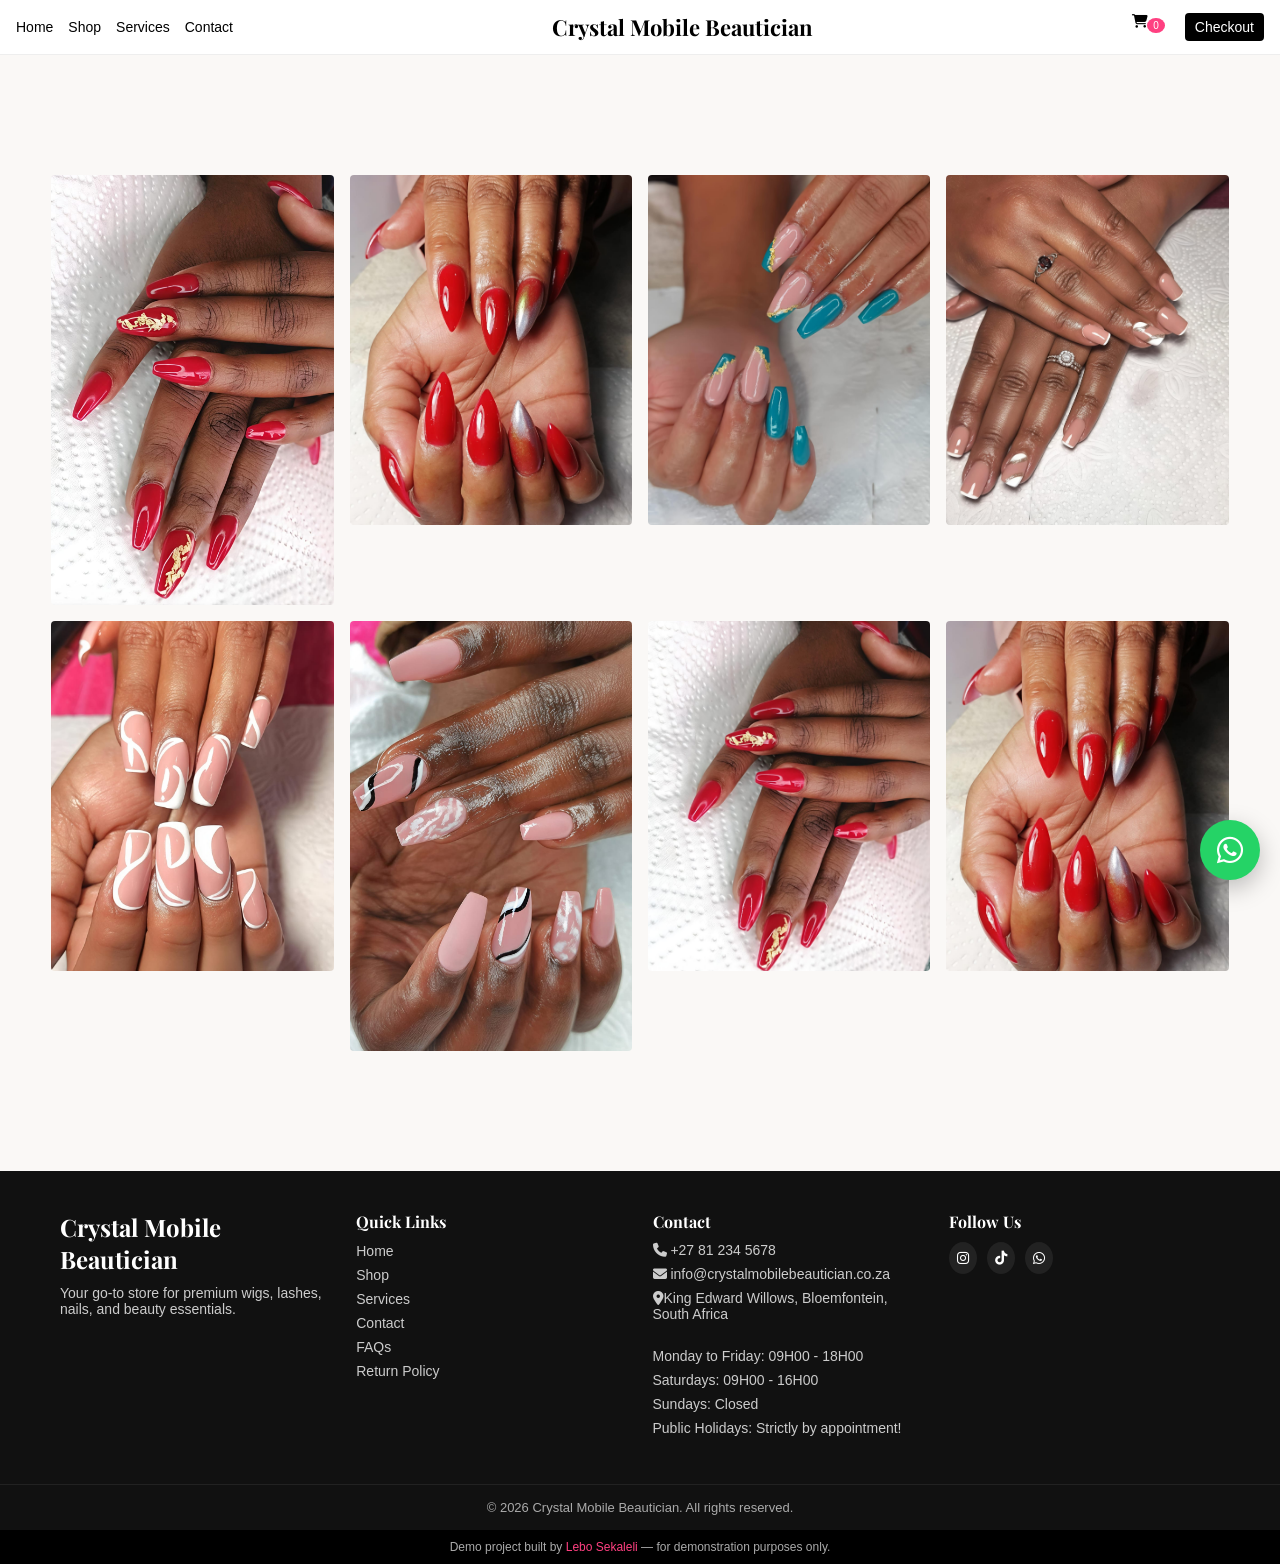
<file: nails.html>
<!doctype html>
<html lang="en">
  <head>
    <meta charset="UTF-8" />
    <meta name="viewport" content="width=device-width, initial-scale=1.0" />
    <title>Nails | Crystal Mobile Beautician</title>
    <link rel="stylesheet" href="css/styles.css" />
    <link rel="stylesheet" href="css/nails.css" />

    <!-- Icons (Font Awesome CDN) -->
    <link
      rel="stylesheet"
      href="https://cdnjs.cloudflare.com/ajax/libs/font-awesome/6.5.0/css/all.min.css"
    />
    <link
      href="https://fonts.googleapis.com/css2?family=Playfair+Display:wght@500;700&family=Poppins:wght@300;400;500;600&display=swap"
      rel="stylesheet"
    />
  </head>
  <body>
    <!-- 🔝 Navbar -->
    <header class="navbar">
      <div class="nav-container">
        <!-- Left Links -->
        <nav class="nav-left">
          <a href="index.html">Home</a>
          <a href="shop.html">Shop</a>
          <a href="services.html">Services</a>
          <a href="contact.html">Contact</a>
        </nav>

        <!-- Logo -->
        <div class="logo">
          <h1>Crystal Mobile Beautician</h1>
        </div>

        <!-- Right -->
        <div class="nav-right">
          <!-- <a href="#"><i class="fa fa-user"></i></a> -->
          <a href="cart.html">
            <i class="fa fa-shopping-cart"></i>
            <span class="cart-count">0</span>
          </a>
          <a href="checkout.html" class="checkout-btn">Checkout</a>
        </div>

        <!-- Hamburger -->
        <div class="hamburger" id="hamburger">
          <span></span>
          <span></span>
          <span></span>
        </div>
      </div>

      <!-- Mobile Menu -->
      <div class="mobile-menu" id="mobileMenu">
        <a href="index.html">Home</a>
        <a href="shop.html">Shop</a>
        <a href="services.html">Services</a>
        <a href="contact.html">Contact</a>
        <!-- <a href="cart.html">Cart</a> -->
        <a href="cart.html">
          <i class="fa fa-shopping-cart"></i>
          <span class="cart-count">0</span>
        </a>
        <!-- <a href="checkout.html">Checkout</a> -->
        <a href="checkout.html" class="checkout-btn">Checkout</a>
      </div>
    </header>
    <!-- =====================================================
     CRYSTAL MOBILE BEAUTICIAN
     NAILS PAGE
===================================================== -->

    <main class="nails-page">
      <!-- ===================================================
       HERO SECTION
  ==================================================== -->

      <!-- <section class="nails-hero">
        <div class="nails-hero-overlay"></div>

        <div class="container nails-hero-content">
          <span class="nails-eyebrow">
            <i class="fa-solid fa-hand-sparkles"></i>
            Nail Beauty
          </span>

          <h1>
            Your Nails,
            <span>Your Signature.</span>
          </h1>

          <p>
            From elegant everyday sets to bold statement designs, discover
            beautiful nails created to complement your personality and style.
          </p>

          <div class="nails-hero-buttons">
            <a href="#nails-gallery" class="nails-btn-primary">
              Explore Nail Styles
              <i class="fa-solid fa-arrow-down"></i>
            </a>

            <a href="services.html#booking" class="nails-btn-outline">
              Book Nail Service
              <i class="fa-solid fa-calendar-check"></i>
            </a>
          </div>
        </div>
      </section> -->

      <!-- ===================================================
       INTRODUCTION
  ==================================================== -->

      <!-- <section class="nails-intro">
        <div class="container">
          <div class="nails-intro-grid">

            <div class="nails-intro-content">
              <span class="section-tag"> Beauty At Your Fingertips </span>

              <h2>
                Small Details,
                <span>Big Impact.</span>
              </h2>

              <p>
                Your nails are more than just a beauty treatment. They are an
                expression of your personality, confidence and individual style.
              </p>

              <p>
                At Crystal Mobile Beautician, we create beautiful, polished nail
                looks ranging from timeless and elegant to bold, creative and
                glamorous.
              </p>

              <div class="nails-features">
                <div class="nail-feature">
                  <div class="nail-feature-icon">
                    <i class="fa-solid fa-gem"></i>
                  </div>

                  <div>
                    <h3>Beautiful Finishes</h3>

                    <p>
                      Clean, polished and professionally styled nails for every
                      occasion.
                    </p>
                  </div>
                </div>

                <div class="nail-feature">
                  <div class="nail-feature-icon">
                    <i class="fa-solid fa-palette"></i>
                  </div>

                  <div>
                    <h3>Creative Designs</h3>

                    <p>
                      Express yourself with colours, patterns and unique nail
                      designs.
                    </p>
                  </div>
                </div>

                <div class="nail-feature">
                  <div class="nail-feature-icon">
                    <i class="fa-solid fa-heart"></i>
                  </div>

                  <div>
                    <h3>Made For You</h3>

                    <p>
                      Choose a nail look that matches your lifestyle and
                      personality.
                    </p>
                  </div>
                </div>
              </div>
            </div>

            <div class="nails-intro-image">
              <img
                src="assets/images/nails/nail-6.jpg"
                alt="Beautiful professionally styled nails"
              />

              <div class="nails-image-badge">
                <i class="fa-solid fa-star"></i>

                <div>
                  <strong>Perfectly Polished</strong>

                  <span> Beauty At Your Fingertips </span>
                </div>
              </div>
            </div>
          </div>
        </div>
      </section> -->

      <!-- ===================================================
       NAIL STYLES
  ==================================================== -->

      <!-- <section class="nail-types">
        <div class="container">
          <div class="nail-types-heading">
            <span class="section-tag"> Find Your Style </span>

            <h2>
              Nails For
              <span>Every Mood.</span>
            </h2>

            <p>
              From minimalist elegance to statement-making designs, discover a
              style that feels uniquely you.
            </p>
          </div>

          <div class="nail-types-grid">
            <div class="nail-type-card">
              <div class="nail-type-icon">
                <i class="fa-solid fa-circle"></i>
              </div>

              <h3>Classic & Elegant</h3>

              <p>
                Timeless colours and clean finishes for a sophisticated everyday
                look.
              </p>
            </div>

            <div class="nail-type-card">
              <div class="nail-type-icon">
                <i class="fa-solid fa-palette"></i>
              </div>

              <h3>Creative Designs</h3>

              <p>
                Express your personality with creative colours, patterns and
                artistic details.
              </p>
            </div>

            <div class="nail-type-card">
              <div class="nail-type-icon">
                <i class="fa-solid fa-gem"></i>
              </div>

              <h3>Glam Nails</h3>

              <p>
                Add sparkle, shine and luxury details to create a glamorous
                statement look.
              </p>
            </div>

            <div class="nail-type-card">
              <div class="nail-type-icon">
                <i class="fa-solid fa-crown"></i>
              </div>

              <h3>Special Occasion</h3>

              <p>
                Beautifully designed nails for birthdays, weddings, celebrations
                and special events.
              </p>
            </div>
          </div>
        </div>
      </section> -->

      <!-- ===================================================
       GALLERY
  ==================================================== -->

      <section class="nails-gallery-section" id="nails-gallery">
        <div class="container">
          <!-- <div class="gallery-heading">
            <div>
              <span class="section-tag"> Nail Inspiration </span>

              <h2>Nail <span>Gallery</span></h2>
            </div>

            <p>
              Browse our nail inspiration gallery and discover your next
              favourite look.
            </p>
          </div> -->

          <div class="nails-gallery">
            <!-- IMAGE 1 -->

            <div class="nail-gallery-item">
              <img
                src="assets/images/nails/nail-1.jpg"
                alt="Elegant nail design"
                loading="lazy"
              />

              <div class="nail-gallery-overlay">
                <span>Nail Style</span>

                <h3>Elegant Nude</h3>

                <i class="fa-solid fa-arrow-up-right-from-square"></i>
              </div>
            </div>

            <!-- IMAGE 2 -->

            <div class="nail-gallery-item">
              <img
                src="assets/images/nails/nail-2.jpg"
                alt="French tip nail design"
                loading="lazy"
              />

              <div class="nail-gallery-overlay">
                <span>Nail Style</span>

                <h3>French Tips</h3>

                <i class="fa-solid fa-arrow-up-right-from-square"></i>
              </div>
            </div>

            <!-- IMAGE 3 -->

            <div class="nail-gallery-item">
              <img
                src="assets/images/nails/nail-3.jpg"
                alt="Luxury nail design"
                loading="lazy"
              />

              <div class="nail-gallery-overlay">
                <span>Nail Style</span>

                <h3>Luxury Glam</h3>

                <i class="fa-solid fa-arrow-up-right-from-square"></i>
              </div>
            </div>

            <!-- IMAGE 4 -->

            <div class="nail-gallery-item">
              <img
                src="assets/images/nails/nail-4.jpg"
                alt="Pink nail design"
                loading="lazy"
              />

              <div class="nail-gallery-overlay">
                <span>Nail Style</span>

                <h3>Pretty Pink</h3>

                <i class="fa-solid fa-arrow-up-right-from-square"></i>
              </div>
            </div>

            <!-- IMAGE 5 -->

            <div class="nail-gallery-item">
              <img
                src="assets/images/nails/nail-5.jpg"
                alt="Creative nail art"
                loading="lazy"
              />

              <div class="nail-gallery-overlay">
                <span>Nail Style</span>

                <h3>Creative Art</h3>

                <i class="fa-solid fa-arrow-up-right-from-square"></i>
              </div>
            </div>

            <!-- IMAGE 6 -->

            <div class="nail-gallery-item">
              <img
                src="assets/images/nails/nail-6.jpg"
                alt="Glossy nail design"
                loading="lazy"
              />

              <div class="nail-gallery-overlay">
                <span>Nail Style</span>

                <h3>Glossy Finish</h3>

                <i class="fa-solid fa-arrow-up-right-from-square"></i>
              </div>
            </div>

            <!-- IMAGE 7 -->

            <div class="nail-gallery-item">
              <img
                src="assets/images/nails/nail-1.jpg"
                alt="Long nail design"
                loading="lazy"
              />

              <div class="nail-gallery-overlay">
                <span>Nail Style</span>

                <h3>Statement Length</h3>

                <i class="fa-solid fa-arrow-up-right-from-square"></i>
              </div>
            </div>

            <!-- IMAGE 8 -->

            <div class="nail-gallery-item">
              <img
                src="assets/images/nails/nail-2.jpg"
                alt="Minimal nail design"
                loading="lazy"
              />

              <div class="nail-gallery-overlay">
                <span>Nail Style</span>

                <h3>Minimal Beauty</h3>

                <i class="fa-solid fa-arrow-up-right-from-square"></i>
              </div>
            </div>

            <!-- IMAGE 9 -->

            <!-- <div class="nail-gallery-item">
              <img
                src="assets/images/nails/nail-9.jpg"
                alt="Glamorous nail art"
                loading="lazy"
              />

              <div class="nail-gallery-overlay">
                <span>Nail Style</span>

                <h3>Bold Glam</h3>

                <i class="fa-solid fa-arrow-up-right-from-square"></i>
              </div>
            </div> -->

            <!-- IMAGE 10 -->

            <!-- <div class="nail-gallery-item">
              <img
                src="assets/images/nails/nail-10.jpg"
                alt="Premium nail design"
                loading="lazy"
              />

              <div class="nail-gallery-overlay">
                <span>Nail Style</span>

                <h3>Signature Set</h3>

                <i class="fa-solid fa-arrow-up-right-from-square"></i>
              </div>
            </div> -->
          </div>
        </div>
      </section>

      <!-- ===================================================
       SERVICE CTA BANNER
  ==================================================== -->

      <!-- <section class="nails-service-banner">
        <div class="container">
          <div class="nails-service-content">
            <div class="nails-service-icon">
              <i class="fa-solid fa-hand-sparkles"></i>
            </div>

            <div>
              <span class="section-tag"> Ready For A Fresh Set? </span>

              <h2>
                Let Your Nails
                <span>Do The Talking.</span>
              </h2>

              <p>
                Choose your favourite nail style and book your appointment with
                Crystal Mobile Beautician.
              </p>
            </div>

            <a href="services.html#booking" class="nails-btn-primary">
              View Nail Services
              <i class="fa-solid fa-arrow-right"></i>
            </a>
          </div>
        </div>
      </section> -->

      <!-- ===================================================
       FINAL CTA
  ==================================================== -->

      <!-- <section class="nails-cta">
        <div class="nails-cta-overlay"></div>

        <div class="container">
          <div class="nails-cta-content">
            <span class="section-tag"> Your Next Look Starts Here </span>

            <h2>
              Nails Worth
              <span>Showing Off.</span>
            </h2>

            <p>
              Whether you're keeping it simple or going all out, we'll help you
              create a nail look you'll love.
            </p>

            <div class="nails-cta-buttons">
              <a href="services.html#booking" class="nails-btn-primary">
                Book An Appointment
                <i class="fa-solid fa-calendar-check"></i>
              </a>

              <a href="contact.html" class="nails-btn-outline">
                Contact Us
                <i class="fa-solid fa-envelope"></i>
              </a>
            </div>
          </div>
        </div>
      </section> -->
    </main>

    <!-- 🔻 Main Footer -->
    <footer class="footer">
      <div class="footer-container">
        <!-- Brand / About -->
        <div class="footer-col">
          <h2 class="footer-logo">Crystal Mobile Beautician</h2>
          <p>
            Your go-to store for premium wigs, lashes, nails, and beauty
            essentials.
          </p>
        </div>

        <!-- Quick Links -->
        <div class="footer-col">
          <h3>Quick Links</h3>
          <ul>
            <li><a href="index.html">Home</a></li>
            <li><a href="shop.html">Shop</a></li>
            <li><a href="services.html">Services</a></li>
            <li><a href="contact.html">Contact</a></li>
            <li><a href="faq.html">FAQs</a></li>
            <!-- <li><a href="checkout.html">Checkout</a></li> -->
            <li><a href="return-policy.html">Return Policy</a></li>
          </ul>
        </div>

        <!-- Contact Info -->
        <div class="footer-col">
          <h3>Contact</h3>
          <p><i class="fa fa-phone"></i> +27 81 234 5678</p>
          <p>
            <i class="fa fa-envelope"></i> info@crystalmobilebeautician.co.za
          </p>
          <p>
            <i class="fa fa-map-marker-alt"></i>King Edward Willows,
            Bloemfontein, South Africa
          </p>
          <br />
          <div>
            <p>Monday to Friday: 09H00 - 18H00</p>
            <p>Saturdays: 09H00 - 16H00</p>
            <p>Sundays: Closed</p>
            <p>Public Holidays: Strictly by appointment!</p>
          </div>
        </div>

        <!-- Social Media -->
        <div class="footer-col">
          <h3>Follow Us</h3>
          <div class="social-icons">
            <!-- <a href="https://facebook.com/" target="_blank"
              ><i class="fa-brands fa-facebook-f"></i
            ></a> -->
            <a
              href="https://instagram.com/crystal_mobile_beautician/"
              target="_blank"
              ><i class="fa-brands fa-instagram"></i
            ></a>
            <a href="https://tiktok.com/@crystalmobileu" target="_blank"
              ><i class="fa-brands fa-tiktok"></i
            ></a>
            <a href="https://wa.me/27794585741" target="_blank"
              ><i class="fa-brands fa-whatsapp"></i
            ></a>
          </div>
        </div>
      </div>

      <!-- Copyright -->
      <div class="footer-bottom">
        <p>© 2026 Crystal Mobile Beautician. All rights reserved.</p>
      </div>
    </footer>

    <!-- 🔻 Developer Footer -->
    <div class="dev-footer">
      <p>
        Demo project built by
        <a href="https://lebogang-developer.netlify.app/" target="_blank"
          >Lebo Sekaleli</a
        >
        — for demonstration purposes only.
      </p>
    </div>

    <!-- 💬 WhatsApp Floating Button -->
    <a
      href="https://wa.me/27812345678?text=Hi%20I%20am%20interested%20in%20your%20products"
      class="whatsapp-float"
      target="_blank"
    >
      <i class="fa-brands fa-whatsapp"></i>
    </a>

    <!-- ⬆ Scroll To Top -->
    <button id="scrollTopBtn" aria-label="Scroll to top">
      <i class="fa-solid fa-arrow-up"></i>
    </button>

    <script src="js/script.js"></script>
  </body>
</html>
</file>
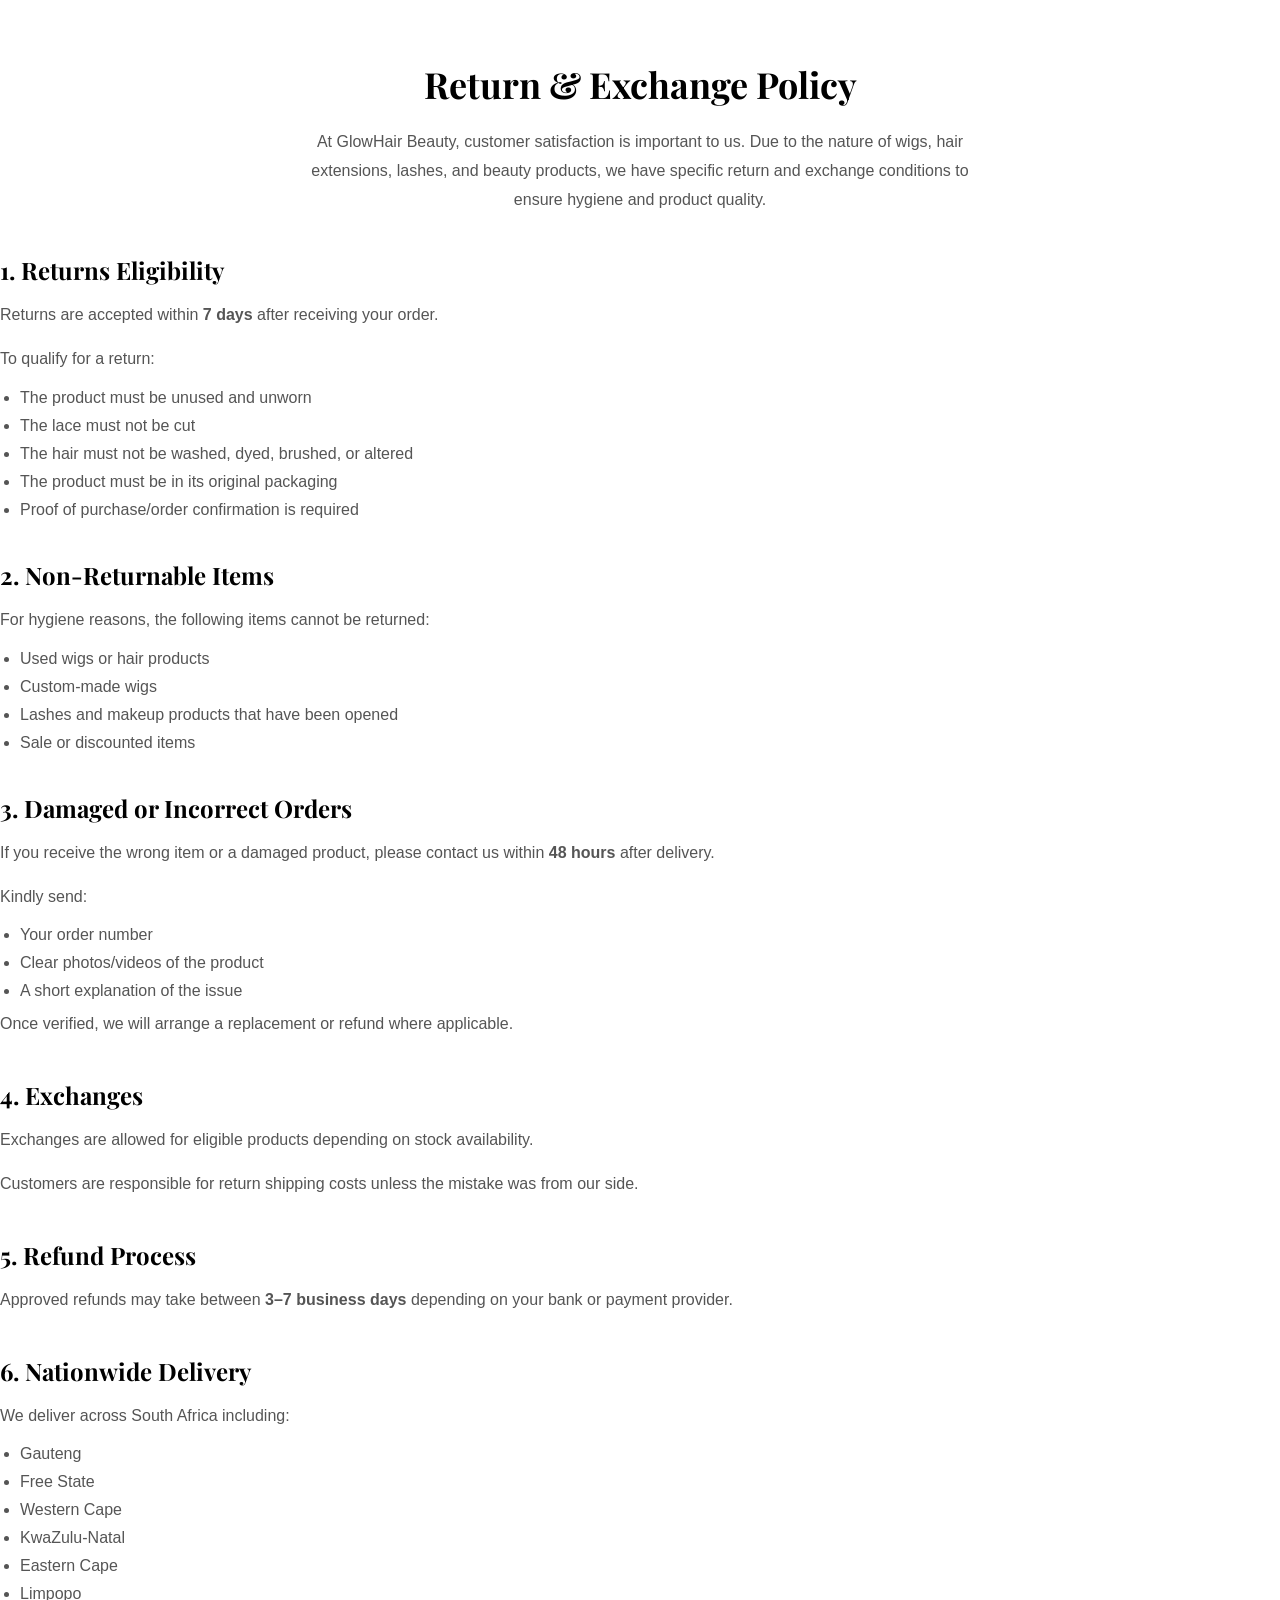
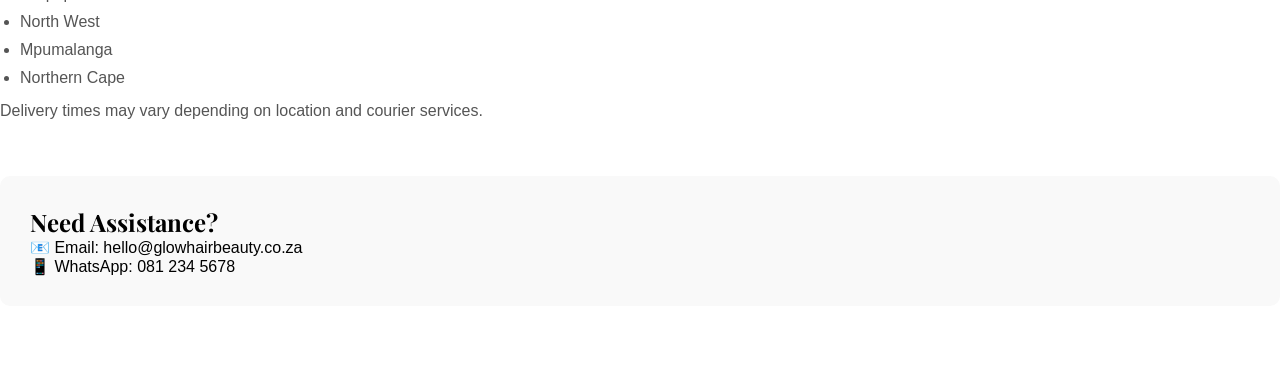
<file: return-policy.html>
<!doctype html>
<html lang="en">
  <head>
    <meta charset="UTF-8" />
    <meta name="viewport" content="width=device-width, initial-scale=1.0" />

    <title>Return Policy | GlowHair Beauty</title>

    <link rel="stylesheet" href="css/styles.css" />

    <!-- Google Fonts -->
    <link
      href="https://fonts.googleapis.com/css2?family=Playfair+Display:wght@500;700&family=Poppins:wght@300;400;500;600&display=swap"
      rel="stylesheet"
    />
  </head>
  <body>
    <!-- Policy Section -->
    <section class="policy-page">
      <div class="container">
        <h1>Return & Exchange Policy</h1>

        <p class="policy-intro">
          At GlowHair Beauty, customer satisfaction is important to us. Due to
          the nature of wigs, hair extensions, lashes, and beauty products, we
          have specific return and exchange conditions to ensure hygiene and
          product quality.
        </p>

        <!-- Section -->
        <div class="policy-block">
          <h2>1. Returns Eligibility</h2>

          <p>
            Returns are accepted within <strong>7 days</strong> after receiving
            your order.
          </p>

          <p>To qualify for a return:</p>

          <ul>
            <li>The product must be unused and unworn</li>
            <li>The lace must not be cut</li>
            <li>The hair must not be washed, dyed, brushed, or altered</li>
            <li>The product must be in its original packaging</li>
            <li>Proof of purchase/order confirmation is required</li>
          </ul>
        </div>

        <!-- Section -->
        <div class="policy-block">
          <h2>2. Non-Returnable Items</h2>

          <p>For hygiene reasons, the following items cannot be returned:</p>

          <ul>
            <li>Used wigs or hair products</li>
            <li>Custom-made wigs</li>
            <li>Lashes and makeup products that have been opened</li>
            <li>Sale or discounted items</li>
          </ul>
        </div>

        <!-- Section -->
        <div class="policy-block">
          <h2>3. Damaged or Incorrect Orders</h2>

          <p>
            If you receive the wrong item or a damaged product, please contact
            us within
            <strong>48 hours</strong> after delivery.
          </p>

          <p>Kindly send:</p>

          <ul>
            <li>Your order number</li>
            <li>Clear photos/videos of the product</li>
            <li>A short explanation of the issue</li>
          </ul>

          <p>
            Once verified, we will arrange a replacement or refund where
            applicable.
          </p>
        </div>

        <!-- Section -->
        <div class="policy-block">
          <h2>4. Exchanges</h2>

          <p>
            Exchanges are allowed for eligible products depending on stock
            availability.
          </p>

          <p>
            Customers are responsible for return shipping costs unless the
            mistake was from our side.
          </p>
        </div>

        <!-- Section -->
        <div class="policy-block">
          <h2>5. Refund Process</h2>

          <p>
            Approved refunds may take between <strong>3–7 business days</strong>
            depending on your bank or payment provider.
          </p>
        </div>

        <!-- Section -->
        <div class="policy-block">
          <h2>6. Nationwide Delivery</h2>

          <p>We deliver across South Africa including:</p>

          <ul>
            <li>Gauteng</li>
            <li>Free State</li>
            <li>Western Cape</li>
            <li>KwaZulu-Natal</li>
            <li>Eastern Cape</li>
            <li>Limpopo</li>
            <li>North West</li>
            <li>Mpumalanga</li>
            <li>Northern Cape</li>
          </ul>

          <p>
            Delivery times may vary depending on location and courier services.
          </p>
        </div>

        <!-- Contact -->
        <div class="policy-contact">
          <h2>Need Assistance?</h2>

          <p>📧 Email: hello@glowhairbeauty.co.za</p>

          <p>📱 WhatsApp: 081 234 5678</p>
        </div>
      </div>
    </section>
  </body>
</html>
</file>
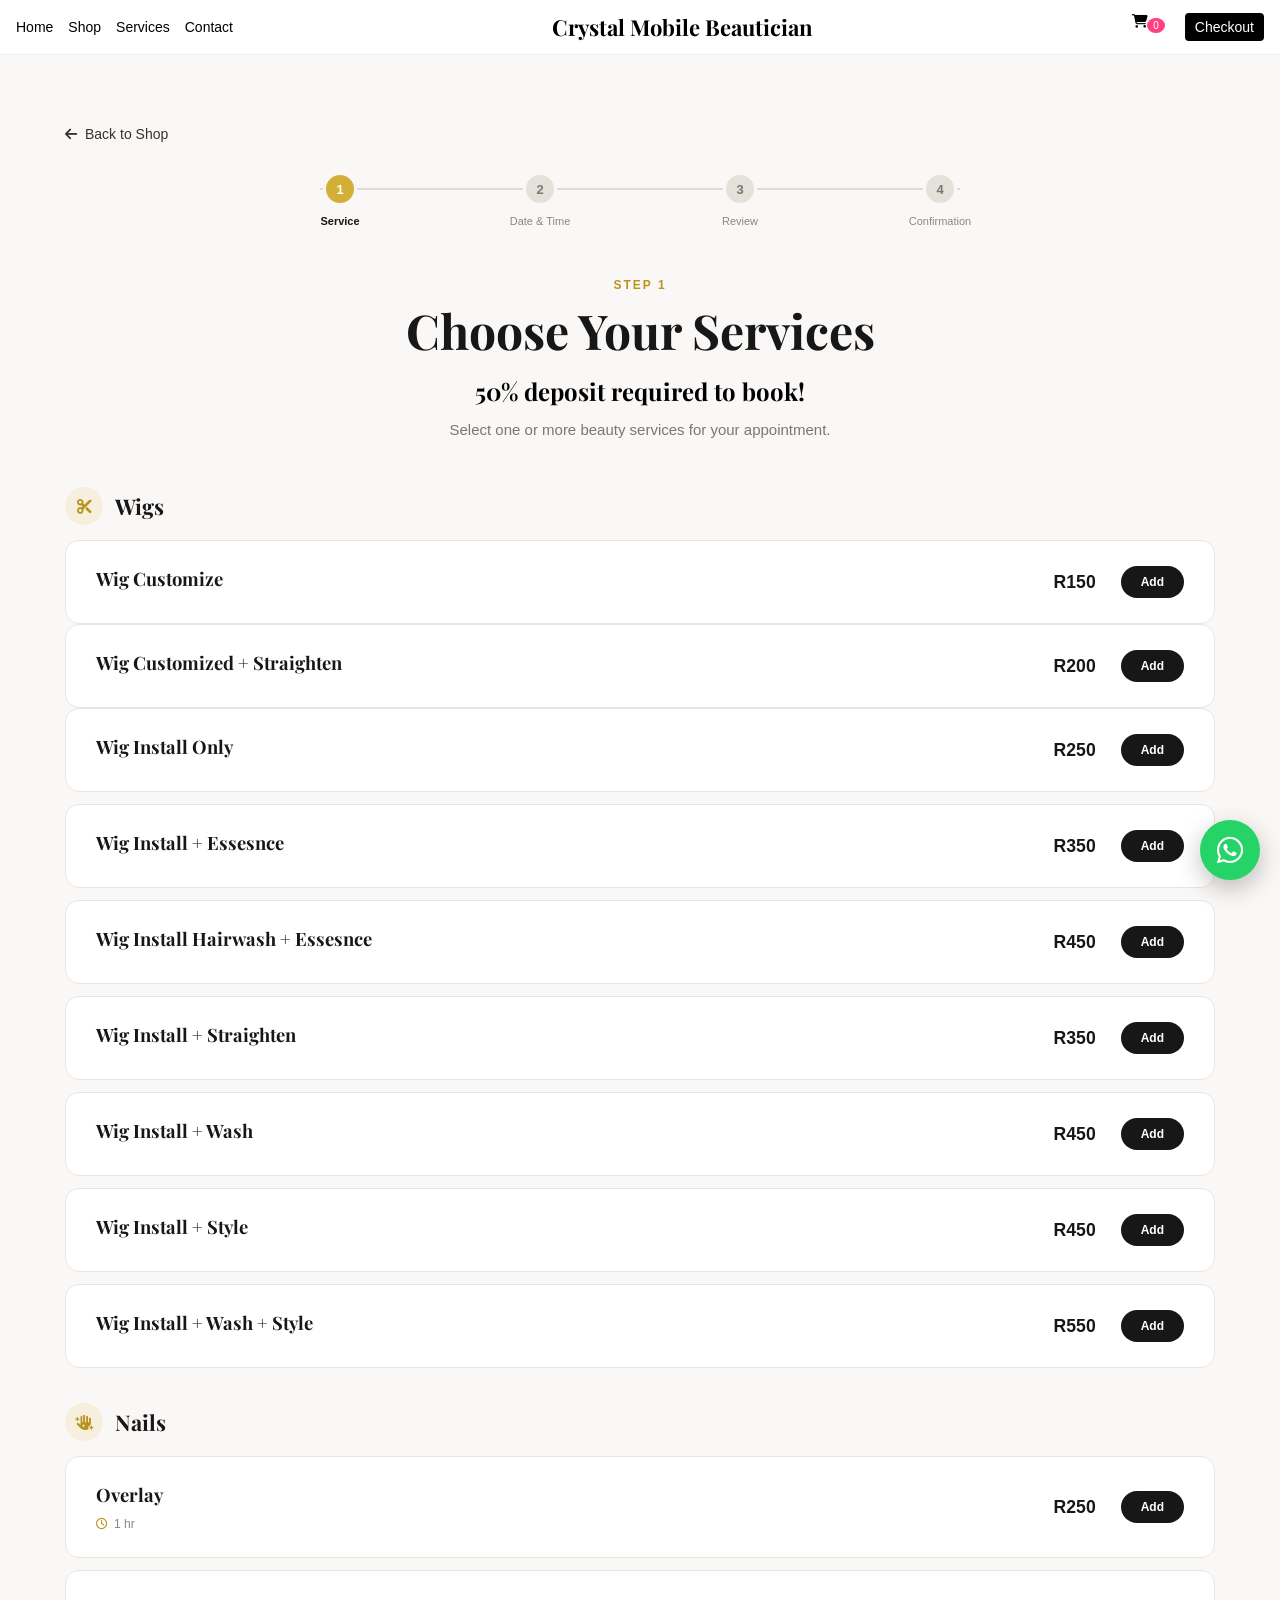
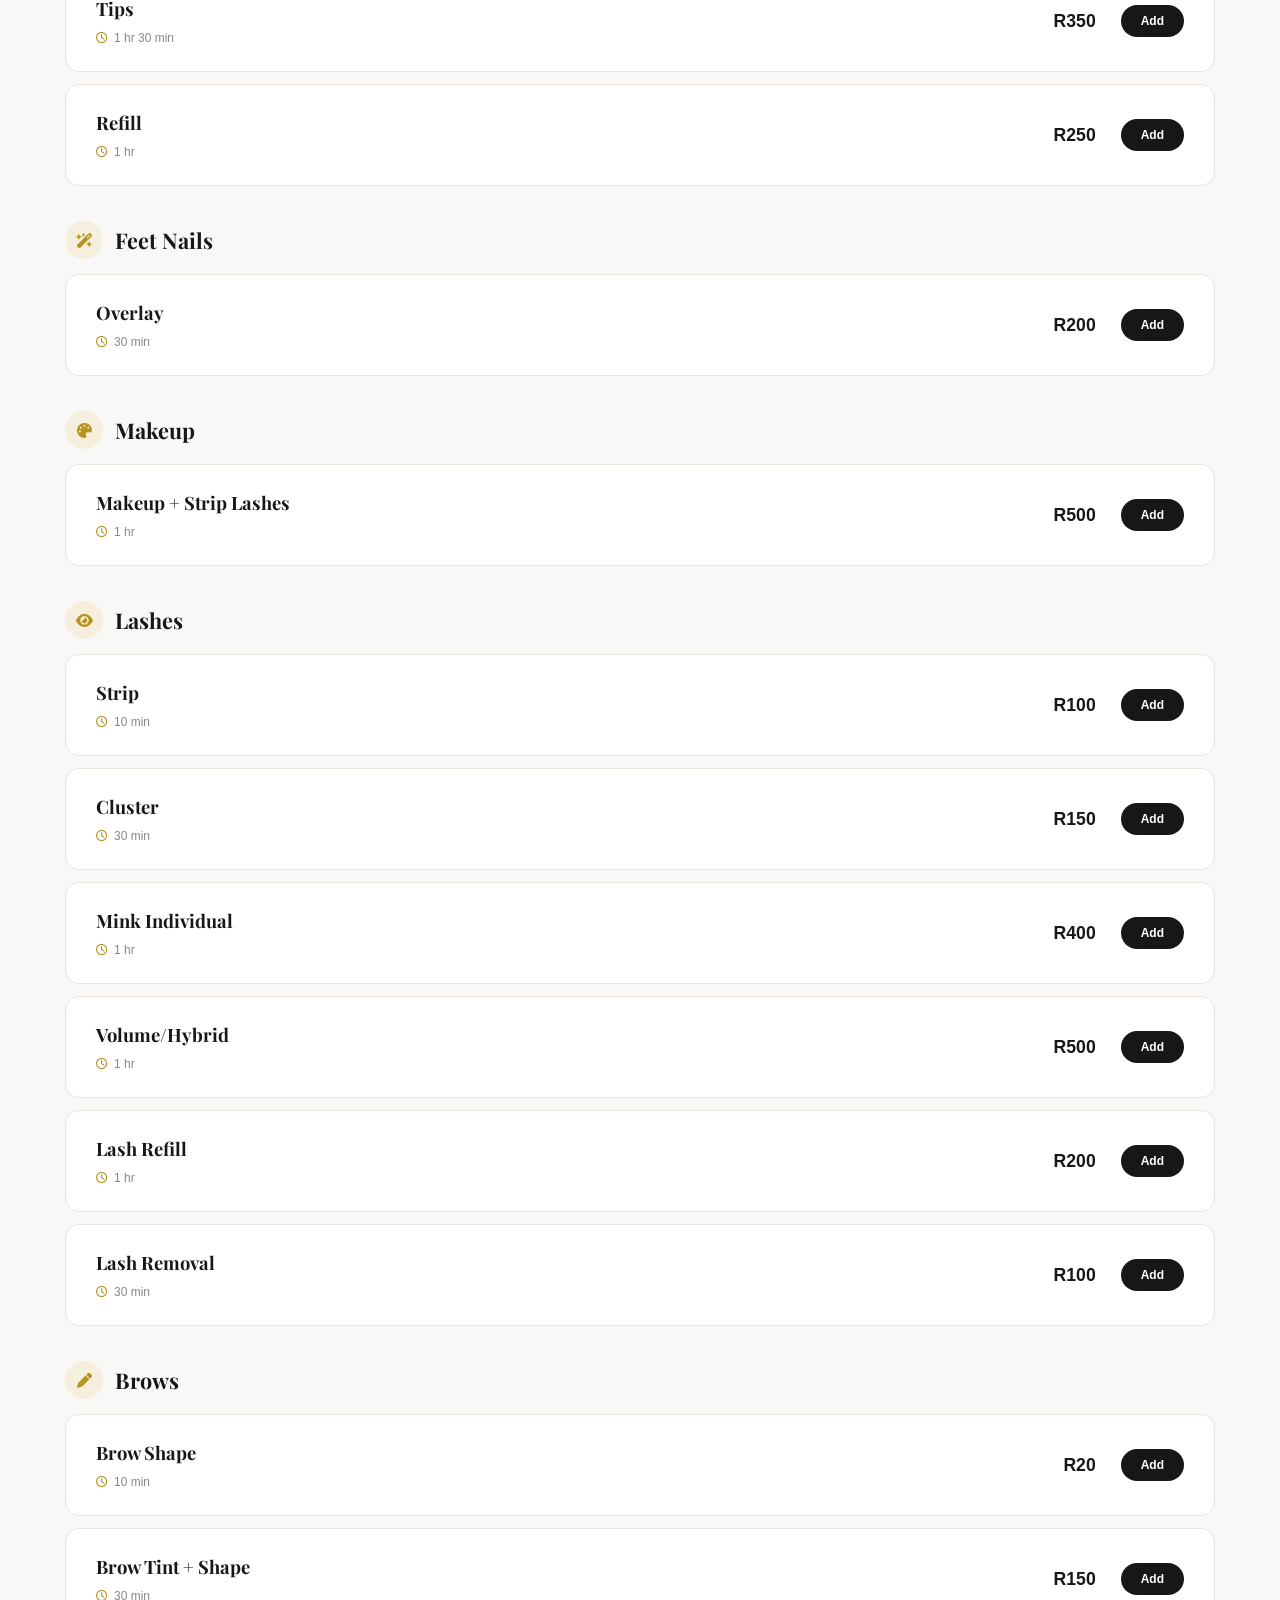
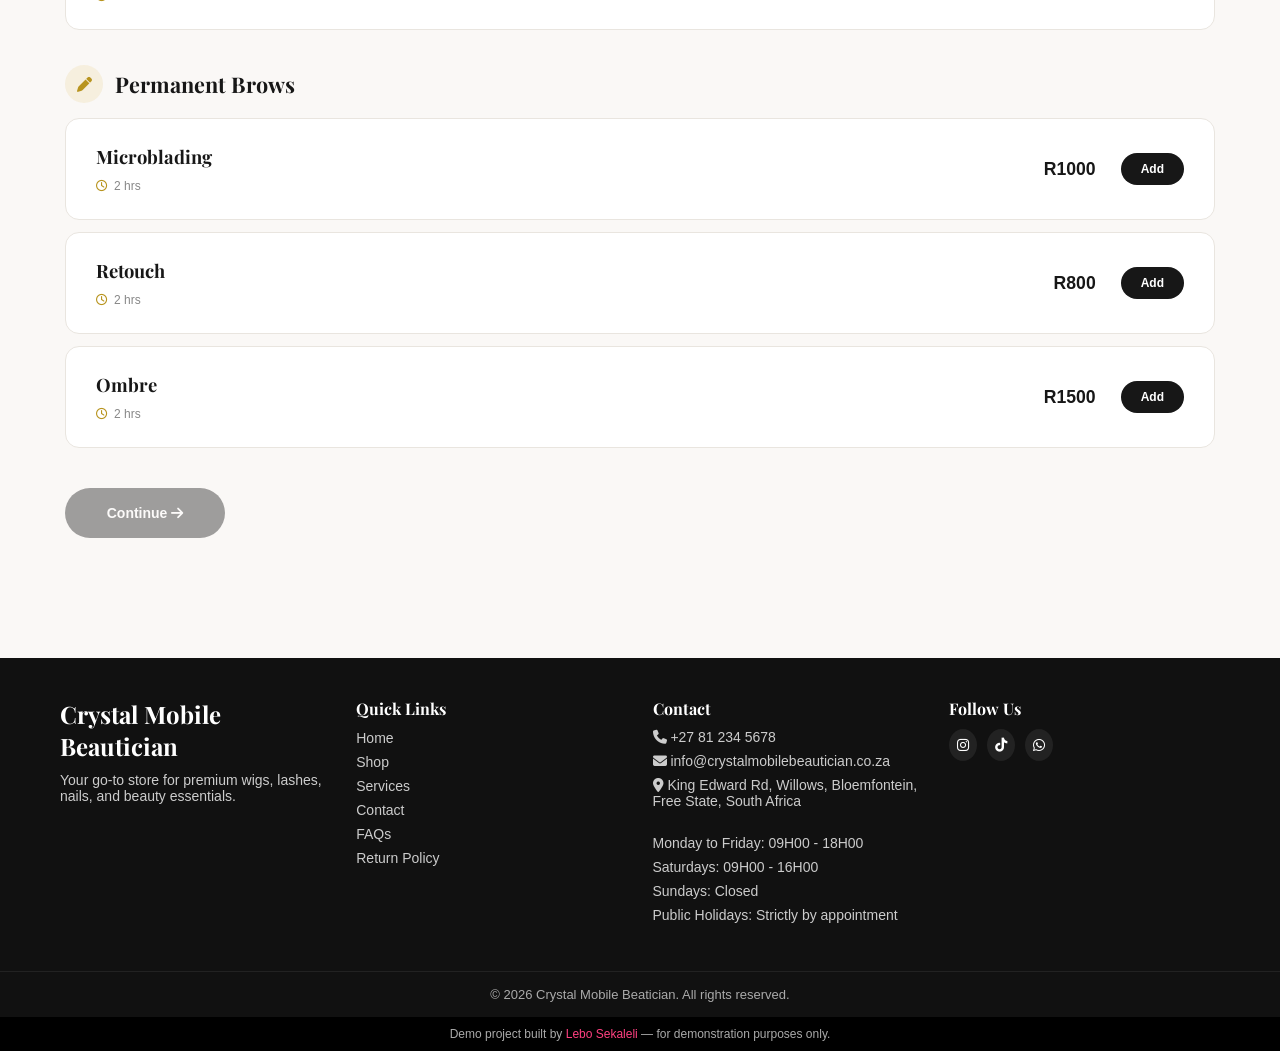
<file: services.html>
<!doctype html>
<html lang="en">
  <head>
    <meta charset="UTF-8" />
    <meta name="viewport" content="width=device-width, initial-scale=1.0" />
    <title>Services | Crystal Mobile Beautician</title>

    <link rel="stylesheet" href="css/styles.css" />
    <link rel="stylesheet" href="css/services.css" />
    <link
      rel="stylesheet"
      href="https://cdnjs.cloudflare.com/ajax/libs/font-awesome/6.5.0/css/all.min.css"
    />

    <link
      href="https://fonts.googleapis.com/css2?family=Playfair+Display:wght@500;700&family=Poppins:wght@300;400;500;600&display=swap"
      rel="stylesheet"
    />
  </head>
  <body>
    
    <header class="navbar">
      <div class="nav-container">
        <!-- Left Links -->
        <nav class="nav-left">
          <a href="index.html">Home</a>
          <a href="shop.html">Shop</a>
          <a href="services.html">Services</a>
          <a href="contact.html">Contact</a>
        </nav>

        <!-- Logo -->
        <div class="logo">
          <h1>Crystal Mobile Beautician</h1>
        </div>

        <!-- Right -->
        <div class="nav-right">
          <!-- <a href="#"><i class="fa fa-user"></i></a> -->
          <a href="cart.html">
            <i class="fa fa-shopping-cart"></i>
            <span class="cart-count">0</span>
          </a>
          <a href="checkout.html" class="checkout-btn">Checkout</a>
        </div>

        <!-- Hamburger -->
        <div class="hamburger" id="hamburger">
          <span></span>
          <span></span>
          <span></span>
        </div>
      </div>

      <!-- Mobile Menu -->
      <div class="mobile-menu" id="mobileMenu">
        <a href="index.html">Home</a>
        <a href="shop.html">Shop</a>
        <a href="services.html">Services</a>
        <a href="contact.html">Contact</a>
        <!-- <a href="cart.html">Cart</a> -->
        <a href="cart.html">
          <i class="fa fa-shopping-cart"></i>
          <span class="cart-count">0</span>
        </a>
        <!-- <a href="checkout.html">Checkout</a> -->
        <a href="checkout.html" class="checkout-btn">Checkout</a>
      </div>
    </header>
    <!-- Services -->
    <main class="booking-page" id="booking">
      <div class="booking-container">
        <!-- Back Button -->

        <a href="shop.html" class="back-services">
          <i class="fa-solid fa-arrow-left"></i>

          Back to Shop
        </a>

        <!-- Progress bar -->

        <div class="booking-progress">
          <div class="progress-line"></div>

          <div class="progress-step active">
            <span>1</span>

            <p>Service</p>
          </div>

          <div class="progress-step">
            <span>2</span>

            <p>Date & Time</p>
          </div>

          <div class="progress-step">
            <span>3</span>

            <p>Review</p>
          </div>

          <div class="progress-step">
            <span>4</span>

            <p>Confirmation</p>
          </div>
        </div>

        <!-- =================================
                 STEP 1
            ================================= -->

        <section class="booking-step active" id="step-service">
          <div class="booking-heading">
            <p class="section-tag">Step 1</p>

            <h1>Choose Your Services</h1>
            <h2>50% deposit required to book!</h2>

            <p>Select one or more beauty services for your appointment.</p>
          </div>

          <!-- WIGS -->

          <div class="service-category">
            <div class="category-heading">
              <i class="fa-solid fa-scissors"></i>

              <h2>Wigs</h2>
            </div>
            <!-- Wig Customize -->
            <div
              class="booking-service"
              data-name="Wig Customize"
              data-price="150"
            >
              <div>
                <h3>Wig Customize</h3>
              </div>

              <div class="service-price">
                <strong>R150</strong>

                <button class="add-service">Add</button>
              </div>
            </div>
            <!-- Wig Customize + Straighten -->
            <div
              class="booking-service"
              data-name="Wig Customized + Straighten"
              data-price="200"
            >
              <div>
                <h3>Wig Customized + Straighten</h3>
              </div>

              <div class="service-price">
                <strong>R200</strong>

                <button class="add-service">Add</button>
              </div>
            </div>

            <!-- Wig Installation -->
            <div class="booking-services">
              <div
                class="booking-service"
                data-name="Wig Installation"
                data-price="250"
                data-duration="75"
              >
                <div>
                  <h3>Wig Install Only</h3>
                </div>

                <div class="service-price">
                  <strong>R250</strong>
                  <button class="add-service">Add</button>
                </div>
              </div>

              <!-- Wig Install + Essesnce -->
              <div
                class="booking-service"
                data-name="Wig Install + Essesnce"
                data-price="350"
              >
                <div>
                  <h3>Wig Install + Essesnce</h3>
                </div>

                <div class="service-price">
                  <strong>R350</strong>

                  <button class="add-service">Add</button>
                </div>
              </div>
              <!-- Wig Install + Hairwash + Essesnce -->
              <div
                class="booking-service"
                data-name="Wig Install + Hairwash + Essesnce"
                data-price="450"
              >
                <div>
                  <h3>Wig Install Hairwash + Essesnce</h3>
                </div>

                <div class="service-price">
                  <strong>R450</strong>
                  <button class="add-service">Add</button>
                </div>
              </div>
              <!-- Wig Install + Straighten -->
              <div
                class="booking-service"
                data-name="Wig Install + Hairwash + Essesnce"
                data-price="350"
              >
                <div>
                  <h3>Wig Install + Straighten</h3>
                </div>

                <div class="service-price">
                  <strong>R350</strong>

                  <button class="add-service">Add</button>
                </div>
              </div>

              <!-- Wig Install + Wash -->
              <div
                class="booking-service"
                data-name="Wig Install + Wash"
                data-price="450"
              >
                <div>
                  <h3>Wig Install + Wash</h3>
                </div>

                <div class="service-price">
                  <strong>R450</strong>

                  <button class="add-service">Add</button>
                </div>
              </div>

              <!-- Wig Install + Style -->
              <div
                class="booking-service"
                data-name="Wig Install + Style"
                data-price="450"
              >
                <div>
                  <h3>Wig Install + Style</h3>
                </div>

                <div class="service-price">
                  <strong>R450</strong>

                  <button class="add-service">Add</button>
                </div>
              </div>

              <!-- Wig Install + Wash + Style -->
              <div
                class="booking-service"
                data-name="Wig Install + Wash + Style"
                data-price="550"
              >
                <div>
                  <h3>Wig Install + Wash + Style</h3>
                </div>

                <div class="service-price">
                  <strong>R550</strong>

                  <button class="add-service">Add</button>
                </div>
              </div>
            </div>
          </div>

          <!-- NAILS -->

          <div class="service-category">
            <div class="category-heading">
              <i class="fa-solid fa-hand-sparkles"></i>

              <h2>Nails</h2>
            </div>

            <!-- Overlay -->
            <div class="booking-services">
              <div
                class="booking-service"
                data-name="Overlay"
                data-price="250"
                data-duration="60"
              >
                <div>
                  <h3>Overlay</h3>

                  <span>
                    <i class="fa-regular fa-clock"></i>
                    1 hr
                  </span>
                </div>

                <div class="service-price">
                  <strong>R250</strong>

                  <button class="add-service">Add</button>
                </div>
              </div>

              <!-- Tips Nails -->
              <div
                class="booking-service"
                data-name="Tips"
                data-price="350"
                data-duration="90"
              >
                <div>
                  <h3>Tips</h3>

                  <span>
                    <i class="fa-regular fa-clock"></i>
                    1 hr 30 min
                  </span>
                </div>

                <div class="service-price">
                  <strong>R350</strong>

                  <button class="add-service">Add</button>
                </div>
              </div>

              <!-- Refill -->
              <div
                class="booking-service"
                data-name="Refill"
                data-price="250"
                data-duration="60"
              >
                <div>
                  <h3>Refill</h3>

                  <span>
                    <i class="fa-regular fa-clock"></i>
                    1 hr
                  </span>
                </div>

                <div class="service-price">
                  <strong>R250</strong>

                  <button class="add-service">Add</button>
                </div>
              </div>
            </div>
          </div>

          <!-- Feet -->

          <div class="service-category">
            <div class="category-heading">
              <i class="fa-solid fa-wand-magic-sparkles"></i>

              <h2>Feet Nails</h2>
            </div>

            <div class="booking-services">
              <div
                class="booking-service"
                data-name="Feet Overlay"
                data-price="200"
                data-duration="30"
              >
                <div>
                  <h3>Overlay</h3>

                  <span>
                    <i class="fa-regular fa-clock"></i>
                    30 min
                  </span>
                </div>

                <div class="service-price">
                  <strong>R200</strong>

                  <button class="add-service">Add</button>
                </div>
              </div>
            </div>
          </div>

          <!-- MAKEUP -->

          <div class="service-category">
            <div class="category-heading">
              <i class="fa-solid fa-palette"></i>

              <h2>Makeup</h2>
            </div>

            <div class="booking-services">
              <div
                class="booking-service"
                data-name="Makeup"
                data-price="500"
                data-duration="60"
              >
                <div>
                  <h3>Makeup + Strip Lashes</h3>

                  <span>
                    <i class="fa-regular fa-clock"></i>
                    1 hr
                  </span>
                </div>

                <div class="service-price">
                  <strong>R500</strong>

                  <button class="add-service">Add</button>
                </div>
              </div>

              <!-- <div
                class="booking-service"
                data-name="Full Glam Makeup"
                data-price="550"
                data-duration="90"
              >
                <div>
                  <h3>Full Glam Makeup</h3>

                  <span>
                    <i class="fa-regular fa-clock"></i>
                    1 hr 30 min
                  </span>
                </div>

                <div class="service-price">
                  <strong>R550</strong>

                  <button class="add-service">Add</button>
                </div>
              </div> -->
            </div>
          </div>

          <!-- LASHES -->

          <div class="service-category">
            <div class="category-heading">
              <i class="fa-solid fa-eye"></i>

              <h2>Lashes</h2>
            </div>

            <!-- Strip -->
            <div class="booking-services">
              <div
                class="booking-service"
                data-name="Strip"
                data-price="100"
                data-duration="10"
              >
                <div>
                  <h3>Strip</h3>

                  <span>
                    <i class="fa-regular fa-clock"></i>
                    10 min
                  </span>
                </div>

                <div class="service-price">
                  <strong>R100</strong>

                  <button class="add-service">Add</button>
                </div>
              </div>

              <!-- Cluster -->
              <div
                class="booking-service"
                data-name="Cluster"
                data-price="150"
                data-duration="30"
              >
                <div>
                  <h3>Cluster</h3>

                  <span>
                    <i class="fa-regular fa-clock"></i>
                    30 min
                  </span>
                </div>

                <div class="service-price">
                  <strong>R150</strong>

                  <button class="add-service">Add</button>
                </div>
              </div>

              <!-- Mink Individual -->
              <div
                class="booking-service"
                data-name="Mink Individual"
                data-price="400"
                data-duration="60"
              >
                <div>
                  <h3>Mink Individual</h3>

                  <span>
                    <i class="fa-regular fa-clock"></i>
                    1 hr
                  </span>
                </div>

                <div class="service-price">
                  <strong>R400</strong>

                  <button class="add-service">Add</button>
                </div>
              </div>

              <!-- Volume/Hybrid -->
              <div
                class="booking-service"
                data-name="Volume Hybrid"
                data-price="500"
                data-duration="60"
              >
                <div>
                  <h3>Volume/Hybrid</h3>

                  <span>
                    <i class="fa-regular fa-clock"></i>
                    1 hr
                  </span>
                </div>

                <div class="service-price">
                  <strong>R500</strong>

                  <button class="add-service">Add</button>
                </div>
              </div>

              <!-- Lash Refill -->
              <div
                class="booking-service"
                data-name="Lash Refill"
                data-price="200"
                data-duration="60"
              >
                <div>
                  <h3>Lash Refill</h3>

                  <span>
                    <i class="fa-regular fa-clock"></i>
                    1 hr
                  </span>
                </div>

                <div class="service-price">
                  <strong>R200</strong>

                  <button class="add-service">Add</button>
                </div>
              </div>

              <!-- Lash Removal -->
              <div
                class="booking-service"
                data-name="Lash Removal"
                data-price="100"
                data-duration="30"
              >
                <div>
                  <h3>Lash Removal</h3>

                  <span>
                    <i class="fa-regular fa-clock"></i>
                    30 min
                  </span>
                </div>

                <div class="service-price">
                  <strong>R100</strong>

                  <button class="add-service">Add</button>
                </div>
              </div>
            </div>
          </div>

          <!-- BROWS -->
          <div class="service-category">
            <div class="category-heading">
              <i class="fa-solid fa-pen"></i>

              <h2>Brows</h2>
            </div>

            <!-- Brow Shape -->
            <div class="booking-services">
              <div
                class="booking-service"
                data-name="Brow Shape"
                data-price="20"
                data-duration="10"
              >
                <div>
                  <h3>Brow Shape</h3>

                  <span>
                    <i class="fa-regular fa-clock"></i>
                    10 min
                  </span>
                </div>

                <div class="service-price">
                  <strong>R20</strong>

                  <button class="add-service">Add</button>
                </div>
              </div>

              <!-- Brow Shape + Tint -->
              <div
                class="booking-service"
                data-name="Brow Tint + Shape"
                data-price="150"
                data-duration="30"
              >
                <div>
                  <h3>Brow Tint + Shape</h3>

                  <span>
                    <i class="fa-regular fa-clock"></i>
                    30 min
                  </span>
                </div>

                <div class="service-price">
                  <strong>R150</strong>

                  <button class="add-service">Add</button>
                </div>
              </div>
            </div>
          </div>

          <!-- Permanent Brows -->
          <div class="service-category">
            <div class="category-heading">
              <i class="fa-solid fa-pen"></i>

              <h2>Permanent Brows</h2>
            </div>

            <!-- Microblading -->
            <div class="booking-services">
              <div
                class="booking-service"
                data-name="Microblading"
                data-price="1000"
                data-duration="120"
              >
                <div>
                  <h3>Microblading</h3>

                  <span>
                    <i class="fa-regular fa-clock"></i>
                    2 hrs
                  </span>
                </div>

                <div class="service-price">
                  <strong>R1000</strong>

                  <button class="add-service">Add</button>
                </div>
              </div>

              <!-- Retouch -->
              <div
                class="booking-service"
                data-name="Retouch"
                data-price="800"
                data-duration="120"
              >
                <div>
                  <h3>Retouch</h3>

                  <span>
                    <i class="fa-regular fa-clock"></i>
                    2 hrs
                  </span>
                </div>

                <div class="service-price">
                  <strong>R800</strong>

                  <button class="add-service">Add</button>
                </div>
              </div>
              <!-- Ombre -->
              <div
                class="booking-service"
                data-name="Ombre"
                data-price="1500"
                data-duration="120"
              >
                <div>
                  <h3>Ombre</h3>

                  <span>
                    <i class="fa-regular fa-clock"></i>
                    2 hrs
                  </span>
                </div>

                <div class="service-price">
                  <strong>R1500</strong>

                  <button class="add-service">Add</button>
                </div>
              </div>
            </div>
          </div>

          <!-- Continue -->

          <div class="step-actions">
            <button class="continue-btn" id="continue-service" disabled>
              Continue

              <i class="fa-solid fa-arrow-right"></i>
            </button>
          </div>
        </section>

        <!-- =================================
                 STEP 2
            ================================= -->

        <section class="booking-step" id="step-date">
          <div class="booking-heading">
            <p class="section-tag">Step 2</p>

            <h1>Pick a Date & Time</h1>

            <p>Choose an available appointment slot.</p>
          </div>

          <div class="date-time-container">
            <div class="date-selection">
              <label for="booking-date"> Select Date </label>

              <input type="date" id="booking-date" />
            </div>

            <div class="time-selection">
              <h3>Available Times</h3>

              <div class="time-slots" id="time-slots">
                <p class="time-placeholder">
                  Select a date to view available times.
                </p>
              </div>
            </div>
          </div>

          <div class="step-actions">
            <button class="back-btn" id="back-date">
              <i class="fa-solid fa-arrow-left"></i>

              Back
            </button>

            <button class="continue-btn" id="continue-date" disabled>
              Continue

              <i class="fa-solid fa-arrow-right"></i>
            </button>
          </div>
        </section>

        <!-- =================================
                 STEP 3
            ================================= -->

        <section class="booking-step" id="step-review">
          <div class="booking-heading">
            <p class="section-tag">Step 3</p>

            <h1>Review Your Appointment</h1>

            <p>Check your services, date and time before confirming.</p>
          </div>

          <div class="review-card">
            <div class="review-section">
              <h3>Selected Services</h3>

              <div id="review-services"></div>
            </div>

            <div class="review-section">
              <h3>Appointment</h3>

              <div class="review-detail">
                <span>
                  <i class="fa-regular fa-calendar"></i>
                  Date
                </span>

                <strong id="review-date"> — </strong>
              </div>

              <div class="review-detail">
                <span>
                  <i class="fa-regular fa-clock"></i>
                  Time
                </span>

                <strong id="review-time"> — </strong>
              </div>
            </div>

            <div class="review-total">
              <div>
                <span> Total Duration </span>

                <strong id="review-duration"> — </strong>
              </div>

              <div>
                <span> Total </span>

                <strong id="review-total"> R0 </strong>
              </div>
            </div>
          </div>

          <div class="step-actions">
            <button class="back-btn" id="back-review">
              <i class="fa-solid fa-arrow-left"></i>

              Back
            </button>

            <button class="continue-btn" id="confirm-booking">
              Confirm Appointment

              <i class="fa-solid fa-check"></i>
            </button>
          </div>
        </section>

        <!-- =================================
                 STEP 4
            ================================= -->

        <section class="booking-step" id="step-confirmation">
          <div class="confirmation-card">
            <div class="confirmation-icon">
              <i class="fa-solid fa-check"></i>
            </div>

            <p class="section-tag">Booking Complete</p>

            <h1>Appointment Confirmed!</h1>

            <p>Thank you for booking with Crystal Mobile Beautician.</p>

            <div class="confirmation-details">
              <p>
                <strong>Booking Reference</strong>

                <span id="booking-reference"> CMB-000000 </span>
              </p>

              <p>
                <strong>Date</strong>

                <span id="confirmation-date"> — </span>
              </p>

              <p>
                <strong>Time</strong>

                <span id="confirmation-time"> — </span>
              </p>

              <p>
                <strong>Total</strong>

                <span id="confirmation-total"> R0 </span>
              </p>
            </div>

            <div class="confirmation-actions">
              <a
                href="https://wa.me/27794585741"
                target="_blank"
                class="whatsapp-btn"
              >
                <i class="fa-brands fa-whatsapp"></i>

                Contact Us on WhatsApp
              </a>

              <a href="services.html" class="back-services-btn">
                Back to Services
              </a>
            </div>
          </div>
        </section>
      </div>
    </main>

    <!-- 🔻 Main Footer -->
    <footer class="footer">
      <div class="footer-container">
        <!-- Brand / About -->
        <div class="footer-col">
          <h2 class="footer-logo">Crystal Mobile Beautician</h2>
          <p>
            Your go-to store for premium wigs, lashes, nails, and beauty
            essentials.
          </p>
        </div>

        <!-- Quick Links -->
        <div class="footer-col">
          <h3>Quick Links</h3>
          <ul>
            <li><a href="index.html">Home</a></li>
            <li><a href="shop.html">Shop</a></li>
            <li><a href="services.html">Services</a></li>
            <li><a href="contact.html">Contact</a></li>
            <li><a href="faq.html">FAQs</a></li>
            <!-- <li><a href="checkout.html">Checkout</a></li> -->
            <li><a href="return-policy.html">Return Policy</a></li>
          </ul>
        </div>

        <!-- Contact Info -->
        <div class="footer-col">
          <h3>Contact</h3>
          <p><i class="fa fa-phone"></i> +27 81 234 5678</p>
          <p>
            <i class="fa fa-envelope"></i> info@crystalmobilebeautician.co.za
          </p>
          <p>
            <i class="fa fa-map-marker-alt"></i> King Edward Rd, Willows,
            Bloemfontein, Free State, South Africa
          </p>
          <br />
          <div>
            <p>Monday to Friday: 09H00 - 18H00</p>
            <p>Saturdays: 09H00 - 16H00</p>
            <p>Sundays: Closed</p>
            <p>Public Holidays: Strictly by appointment</p>
          </div>
        </div>

        <!-- Social Media -->
        <div class="footer-col">
          <h3>Follow Us</h3>
          <div class="social-icons">
            <!-- <a href="https://facebook.com/" target="_blank"
              ><i class="fa-brands fa-facebook-f"></i
            ></a> -->
            <a href="https://instagram.com" target="_blank"
              ><i class="fa-brands fa-instagram"></i
            ></a>
            <a href="https://tiktok.com" target="_blank"
              ><i class="fa-brands fa-tiktok"></i
            ></a>
            <a href="https://wa.me/27794585741" target="_blank"
              ><i class="fa-brands fa-whatsapp"></i
            ></a>
          </div>
        </div>
      </div>

      <!-- Copyright -->
      <div class="footer-bottom">
        <p>© 2026 Crystal Mobile Beatician. All rights reserved.</p>
      </div>
    </footer>

    <!-- 🔻 Developer Footer -->
    <div class="dev-footer">
      <p>
        Demo project built by
        <a href="https://lebogang-developer.netlify.app/" target="_blank"
          >Lebo Sekaleli</a
        >
        — for demonstration purposes only.
      </p>
    </div>

    <!-- 💬 WhatsApp Floating Button -->
    <a
      href="https://wa.me/27794585741?text=Hi%20I%20am%20interested%20in%20your%20products"
      class="whatsapp-float"
      target="_blank"
    >
      <i class="fa-brands fa-whatsapp"></i>
    </a>
    <script src="js/script.js"></script>
    <script src="js/services.js"></script>
  </body>
</html>
</file>
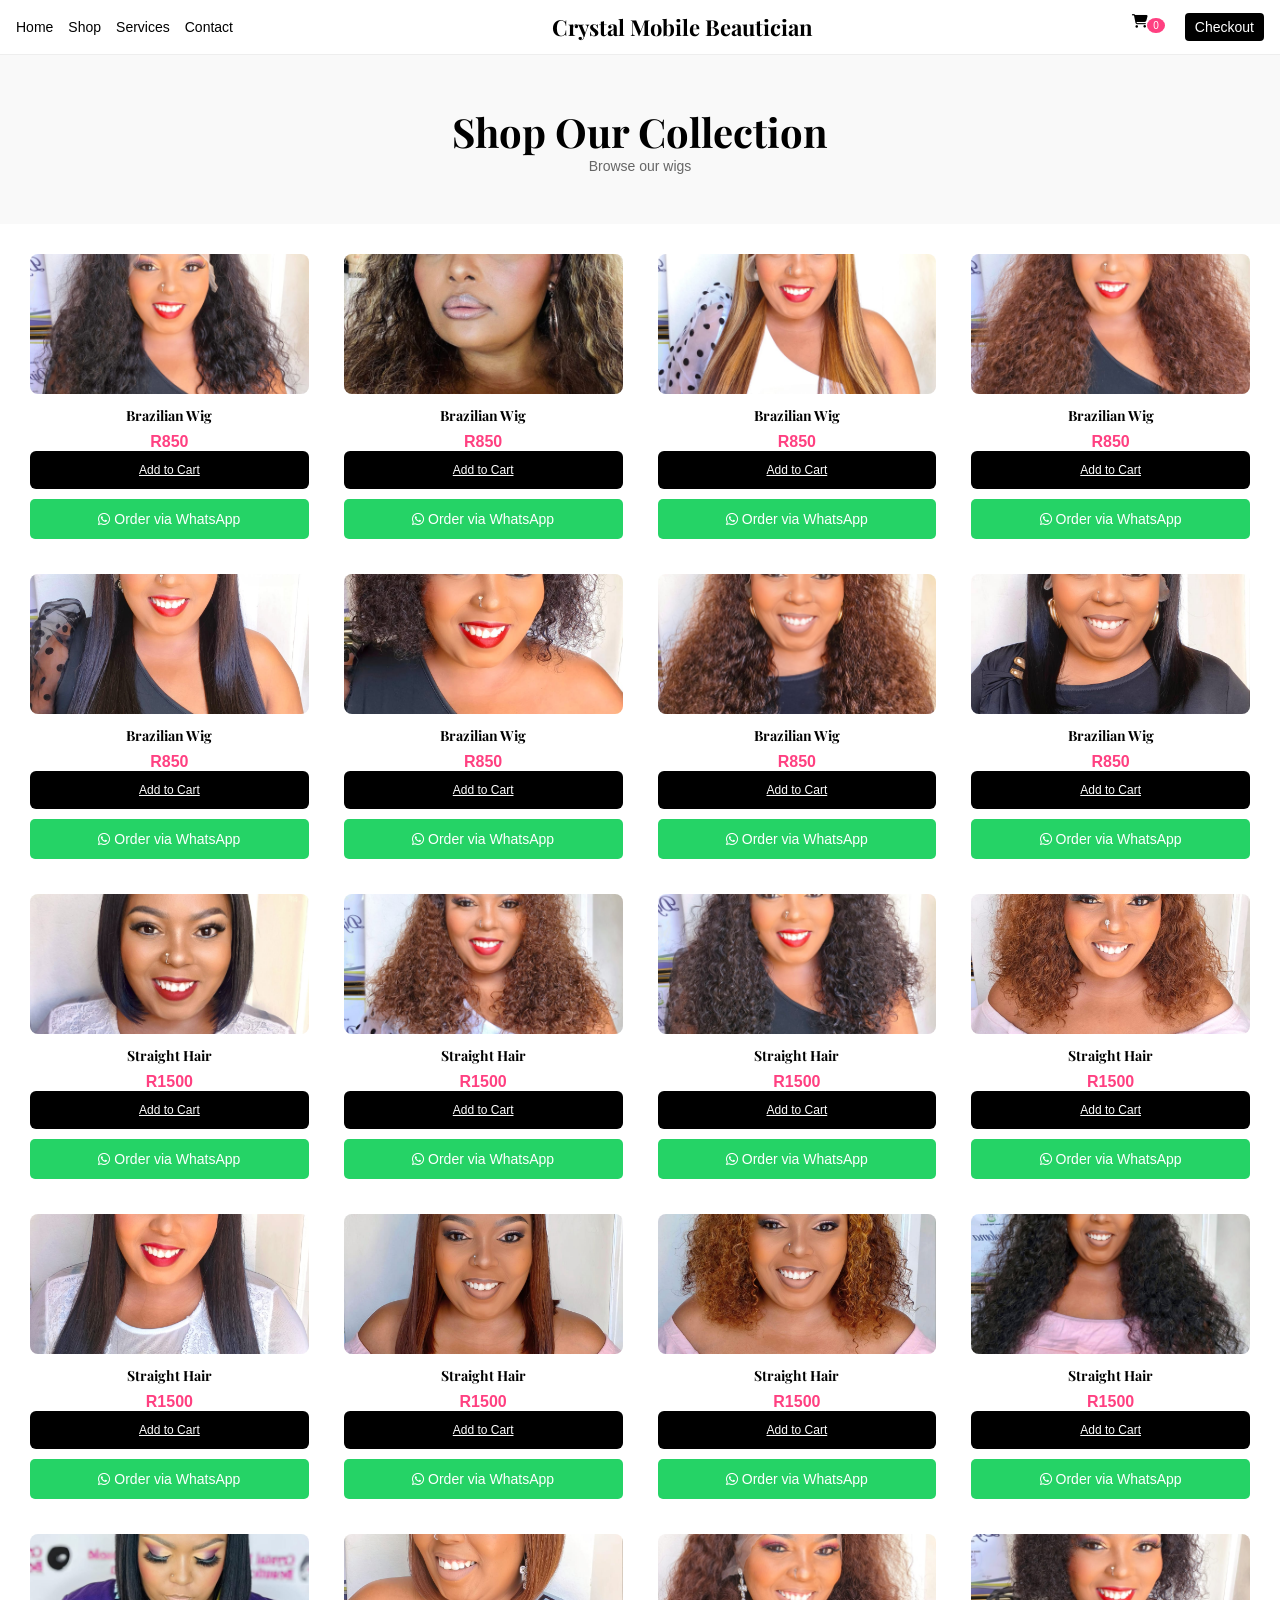
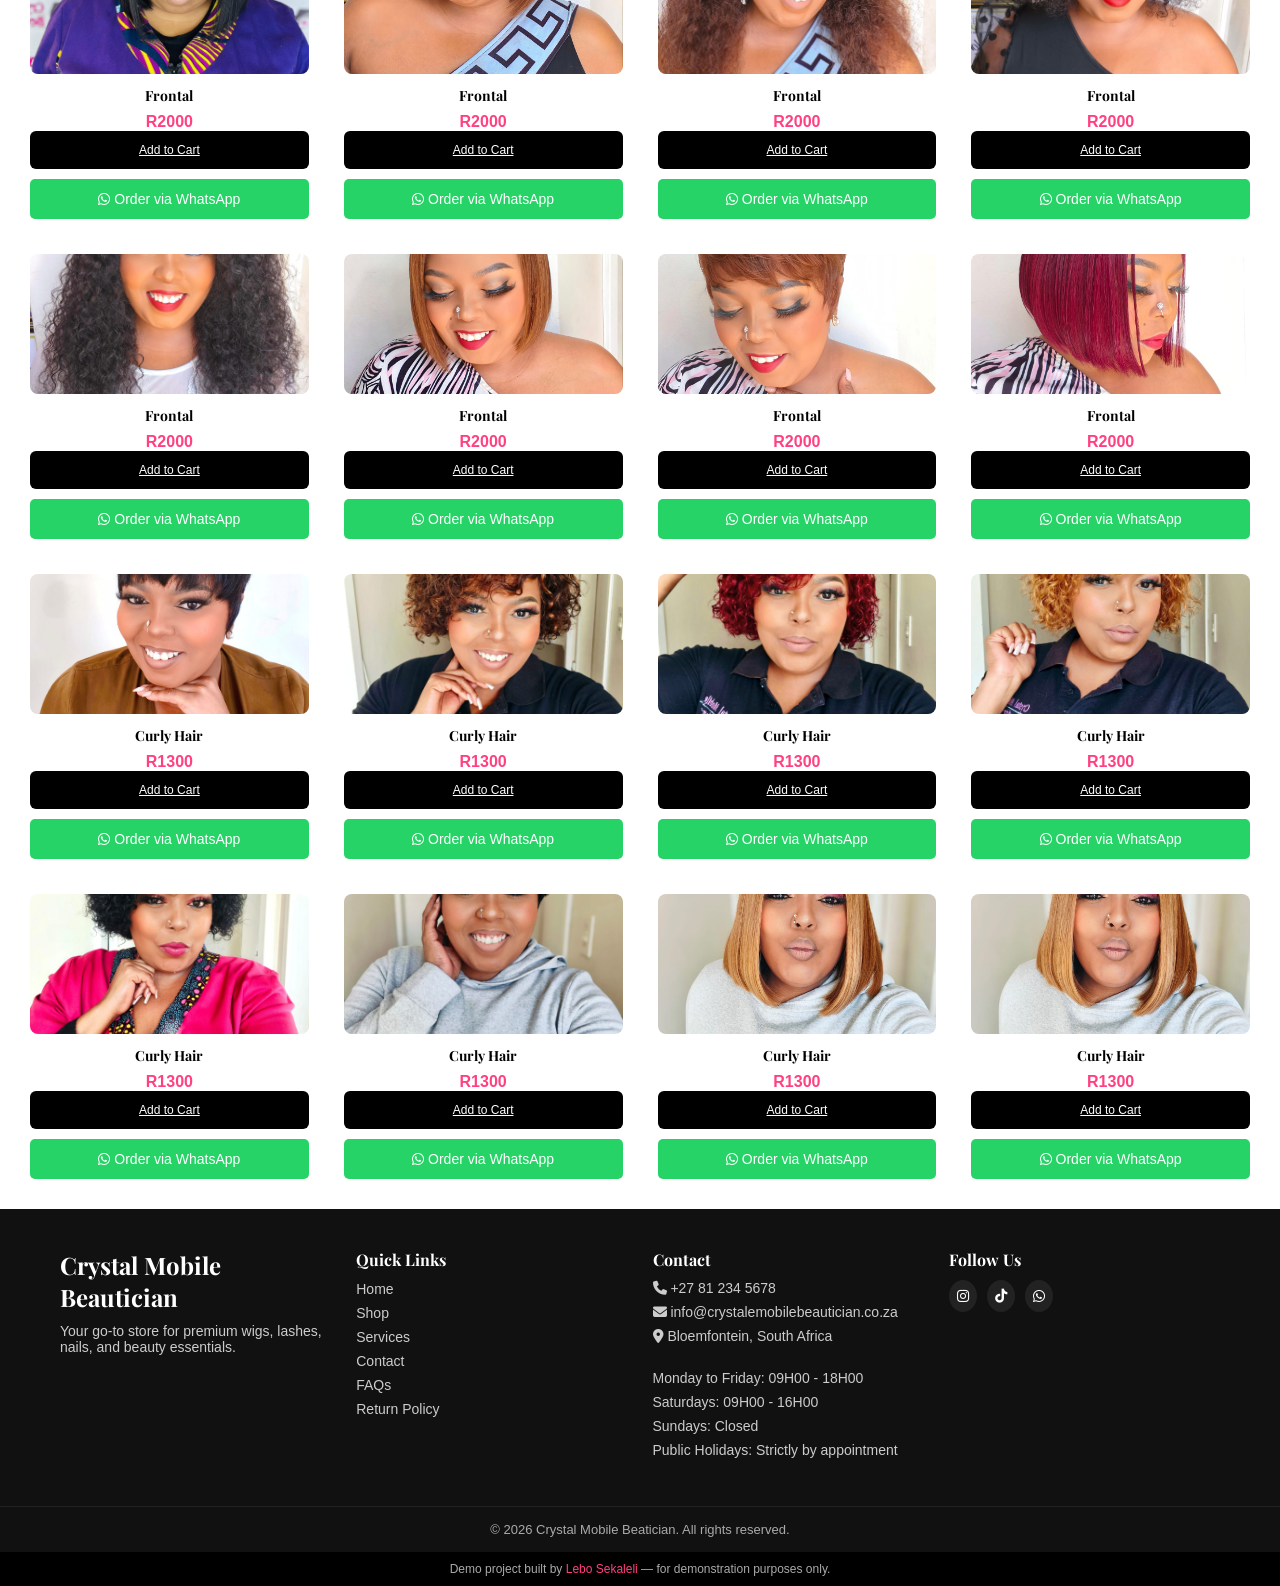
<file: shop.html>
<!doctype html>
<html lang="en">
  <head>
    <meta charset="UTF-8" />
    <meta name="viewport" content="width=device-width, initial-scale=1.0" />
    <title>Shop | Crystal Mobile Beautician</title>

    <link rel="stylesheet" href="css/styles.css" />
    <link
      rel="stylesheet"
      href="https://cdnjs.cloudflare.com/ajax/libs/font-awesome/6.5.0/css/all.min.css"
    />

    <link
      href="https://fonts.googleapis.com/css2?family=Playfair+Display:wght@500;700&family=Poppins:wght@300;400;500;600&display=swap"
      rel="stylesheet"
    />
  </head>
  <body>
    <header class="navbar">
      <div class="nav-container">
        <!-- Left Links -->
        <nav class="nav-left">
          <a href="index.html">Home</a>
          <a href="shop.html">Shop</a>
          <a href="services.html">Services</a>
          <a href="contact.html">Contact</a>
        </nav>

        <!-- Logo -->
        <div class="logo">
          <h1>Crystal Mobile Beautician</h1>
        </div>

        <!-- Right -->
        <div class="nav-right">
          <!-- <a href="#"><i class="fa fa-user"></i></a> -->
          <a href="cart.html">
            <i class="fa fa-shopping-cart"></i>
            <span class="cart-count">0</span>
          </a>
          <a href="checkout.html" class="checkout-btn">Checkout</a>
        </div>

        <!-- Hamburger -->
        <div class="hamburger" id="hamburger">
          <span></span>
          <span></span>
          <span></span>
        </div>
      </div>

      <!-- Mobile Menu -->
      <div class="mobile-menu" id="mobileMenu">
        <a href="index.html">Home</a>
        <a href="shop.html">Shop</a>
        <a href="services.html">Services</a>
        <a href="contact.html">Contact</a>
        <!-- <a href="cart.html">Cart</a> -->
        <a href="cart.html">
          <i class="fa fa-shopping-cart"></i>
          <span class="cart-count">0</span>
        </a>
        <!-- <a href="checkout.html">Checkout</a> -->
        <a href="checkout.html" class="checkout-btn">Checkout</a>
      </div>
    </header>

    <!-- Shop Hero -->
    <section class="shop-hero">
      <h1>Shop Our Collection</h1>
      <p>Browse our wigs</p>
    </section>

    <!-- Filters -->
    <!-- <section class="filters">
      <button class="filter-btn active" data-category="all">All</button>
      <button class="filter-btn" data-category="wigs">Wigs</button>
      <button class="filter-btn" data-category="straight-hair">
        straight Hair
      </button>
      <button class="filter-btn" data-category="frontal">Frontal</button>
      <button class="filter-btn" data-category="curly">Curly</button>
    </section> -->

    <!-- Products -->
    <section class="shop-products">
      <!-- Wigs -->
      <div class="products-grid">
        <div class="product-card" data-category="wigs">
          <img src="assets/images/shop/wig-1.jpg" />
          <h3>Brazilian Wig</h3>
          <p>R850</p>
          <div class="product-actions">
            <a href="cart.html" class="add-to-cart">Add to Cart</a>

              <a href="https://wa.me/27794585741" class="btn whatsapp-btn">
            <i class="fa-brands fa-whatsapp"></i> Order via WhatsApp
          </a>
          </div>
        </div>

        <div class="product-card" data-category="wigs">
          <img src="assets/images/shop/wig-2.jpg" />
          <h3>Brazilian Wig</h3>
          <p>R850</p>
          <div class="product-actions">
            <a href="cart.html" class="add-to-cart">Add to Cart</a>
              <a href="https://wa.me/27794585741" class="btn whatsapp-btn">
            <i class="fa-brands fa-whatsapp"></i> Order via WhatsApp
          </a>
          </div>
        </div>
        <div class="product-card" data-category="wigs">
          <img src="assets/images/shop/wig-3.jpg" />
          <h3>Brazilian Wig</h3>
          <p>R850</p>
          <div class="product-actions">
            <a href="cart.html" class="add-to-cart">Add to Cart</a>
             <a href="https://wa.me/27794585741" class="btn whatsapp-btn">
            <i class="fa-brands fa-whatsapp"></i> Order via WhatsApp
          </a>
          </div>
        </div>
        <div class="product-card" data-category="wigs">
          <img src="assets/images/shop/wig-4.jpg" />
          <h3>Brazilian Wig</h3>
          <p>R850</p>
          <div class="product-actions">
            <a href="cart.html" class="add-to-cart">Add to Cart</a>
              <a href="https://wa.me/27794585741" class="btn whatsapp-btn">
            <i class="fa-brands fa-whatsapp"></i> Order via WhatsApp
          </a>
          </div>
        </div>
        <div class="product-card" data-category="wigs">
          <img src="assets/images/shop/wig-5.jpg" />
          <h3>Brazilian Wig</h3>
          <p>R850</p>
          <div class="product-actions">
            <a href="cart.html" class="add-to-cart">Add to Cart</a>
              <a href="https://wa.me/27794585741" class="btn whatsapp-btn">
            <i class="fa-brands fa-whatsapp"></i> Order via WhatsApp
          </a>
          </div>
        </div>
        <div class="product-card" data-category="wigs">
          <img src="assets/images/shop/wig-6.jpg" />
          <h3>Brazilian Wig</h3>
          <p>R850</p>
          <div class="product-actions">
            <a href="cart.html" class="add-to-cart">Add to Cart</a>
              <a href="https://wa.me/27794585741" class="btn whatsapp-btn">
            <i class="fa-brands fa-whatsapp"></i> Order via WhatsApp
          </a>
          </div>
        </div>
        <div class="product-card" data-category="wigs">
          <img src="assets/images/shop/wig-7.jpg" />
          <h3>Brazilian Wig</h3>
          <p>R850</p>
          <div class="product-actions">
            <a href="cart.html" class="add-to-cart">Add to Cart</a>
             <a href="https://wa.me/27794585741" class="btn whatsapp-btn">
            <i class="fa-brands fa-whatsapp"></i> Order via WhatsApp
          </a>
          </div>
        </div>
        <div class="product-card" data-category="wigs">
          <img src="assets/images/shop/wig-8.jpg" />
          <h3>Brazilian Wig</h3>
          <p>R850</p>
          <div class="product-actions">
            <a href="cart.html" class="add-to-cart">Add to Cart</a>
             <a href="https://wa.me/27794585741" class="btn whatsapp-btn">
            <i class="fa-brands fa-whatsapp"></i> Order via WhatsApp
          </a>
          </div>
        </div>

        <!-- Straight Hair -->
        <div class="product-card" data-category="straight-hair">
          <img src="assets/images/shop/sh-1.jpg" />
          <h3>Straight Hair</h3>
          <p>R1500</p>
          <div class="product-actions">
            <a href="cart.html" class="add-to-cart">Add to Cart</a>
             <a href="https://wa.me/27794585741" class="btn whatsapp-btn">
            <i class="fa-brands fa-whatsapp"></i> Order via WhatsApp
          </a>
          </div>
        </div>
        <div class="product-card" data-category="straight-hair">
          <img src="assets/images/shop/sh-2.jpg" />
          <h3>Straight Hair</h3>
          <p>R1500</p>
          <div class="product-actions">
            <a href="cart.html" class="add-to-cart">Add to Cart</a>
             <a href="https://wa.me/27794585741" class="btn whatsapp-btn">
            <i class="fa-brands fa-whatsapp"></i> Order via WhatsApp
          </a>
          </div>
        </div>
        <div class="product-card" data-category="straight-hair">
          <img src="assets/images/shop/sh-3.jpg" />
          <h3>Straight Hair</h3>
          <p>R1500</p>
          <div class="product-actions">
            <a href="cart.html" class="add-to-cart">Add to Cart</a>
             <a href="https://wa.me/27794585741" class="btn whatsapp-btn">
            <i class="fa-brands fa-whatsapp"></i> Order via WhatsApp
          </a>
          </div>
        </div>
        <div class="product-card" data-category="straight-hair">
          <img src="assets/images/shop/sh-4.jpg" />
          <h3>Straight Hair</h3>
          <p>R1500</p>
          <div class="product-actions">
            <a href="cart.html" class="add-to-cart">Add to Cart</a>
             <a href="https://wa.me/27794585741" class="btn whatsapp-btn">
            <i class="fa-brands fa-whatsapp"></i> Order via WhatsApp
          </a>
          </div>
        </div>
        <div class="product-card" data-category="straight-hair">
          <img src="assets/images/shop/sh-5.jpg" />
          <h3>Straight Hair</h3>
          <p>R1500</p>
          <div class="product-actions">
            <a href="cart.html" class="add-to-cart">Add to Cart</a>
             <a href="https://wa.me/27794585741" class="btn whatsapp-btn">
            <i class="fa-brands fa-whatsapp"></i> Order via WhatsApp
          </a>
          </div>
        </div>
        <div class="product-card" data-category="straight-hair">
          <img src="assets/images/shop/sh-6.jpg" />
          <h3>Straight Hair</h3>
          <p>R1500</p>
          <div class="product-actions">
            <a href="cart.html" class="add-to-cart">Add to Cart</a>
             <a href="https://wa.me/27794585741" class="btn whatsapp-btn">
            <i class="fa-brands fa-whatsapp"></i> Order via WhatsApp
          </a>
          </div>
        </div>
        <div class="product-card" data-category="straight-hair">
          <img src="assets/images/shop/sh-7.jpg" />
          <h3>Straight Hair</h3>
          <p>R1500</p>
          <div class="product-actions">
            <a href="cart.html" class="add-to-cart">Add to Cart</a>
             <a href="https://wa.me/27794585741" class="btn whatsapp-btn">
            <i class="fa-brands fa-whatsapp"></i> Order via WhatsApp
          </a>
          </div>
        </div>
        <div class="product-card" data-category="straight-hair">
          <img src="assets/images/shop/sh-8.jpg" />
          <h3>Straight Hair</h3>
          <p>R1500</p>
          <div class="product-actions">
            <a href="cart.html" class="add-to-cart">Add to Cart</a>
             <a href="https://wa.me/27794585741" class="btn whatsapp-btn">
            <i class="fa-brands fa-whatsapp"></i> Order via WhatsApp
          </a>
          </div>
        </div>

        <!-- Frontal -->
        <div class="product-card" data-category="frontal">
          <img src="assets/images/shop/frontal-1.jpg" />
          <h3>Frontal</h3>
          <p>R2000</p>
          <div class="product-actions">
            <a href="cart.html" class="add-to-cart">Add to Cart</a>
             <a href="https://wa.me/27794585741" class="btn whatsapp-btn">
            <i class="fa-brands fa-whatsapp"></i> Order via WhatsApp
          </a>
          </div>
        </div>
        <div class="product-card" data-category="frontal">
          <img src="assets/images/shop/frontal-2.jpg" />
          <h3>Frontal</h3>
          <p>R2000</p>
          <div class="product-actions">
            <a href="cart.html" class="add-to-cart">Add to Cart</a>
             <a href="https://wa.me/27794585741" class="btn whatsapp-btn">
            <i class="fa-brands fa-whatsapp"></i> Order via WhatsApp
          </a>
          </div>
        </div>
        <div class="product-card" data-category="frontal">
          <img src="assets/images/shop/frontal-3.jpg" />
          <h3>Frontal</h3>
          <p>R2000</p>
          <div class="product-actions">
            <a href="cart.html" class="add-to-cart">Add to Cart</a>
             <a href="https://wa.me/27794585741" class="btn whatsapp-btn">
            <i class="fa-brands fa-whatsapp"></i> Order via WhatsApp
          </a>
          </div>
        </div>
        <div class="product-card" data-category="frontal">
          <img src="assets/images/shop/frontal-4.jpg" />
          <h3>Frontal</h3>
          <p>R2000</p>
          <div class="product-actions">
            <a href="cart.html" class="add-to-cart">Add to Cart</a>
             <a href="https://wa.me/27794585741" class="btn whatsapp-btn">
            <i class="fa-brands fa-whatsapp"></i> Order via WhatsApp
          </a>
          </div>
        </div>
        <div class="product-card" data-category="frontal">
          <img src="assets/images/shop/frontal-5.jpg" />
          <h3>Frontal</h3>
          <p>R2000</p>
          <div class="product-actions">
            <a href="cart.html" class="add-to-cart">Add to Cart</a>
             <a href="https://wa.me/27794585741" class="btn whatsapp-btn">
            <i class="fa-brands fa-whatsapp"></i> Order via WhatsApp
          </a>
          </div>
        </div>
        <div class="product-card" data-category="frontal">
          <img src="assets/images/shop/frontal-6.jpg" />
          <h3>Frontal</h3>
          <p>R2000</p>
          <div class="product-actions">
            <a href="cart.html" class="add-to-cart">Add to Cart</a>
             <a href="https://wa.me/27794585741" class="btn whatsapp-btn">
            <i class="fa-brands fa-whatsapp"></i> Order via WhatsApp
          </a>
          </div>
        </div>

        <div class="product-card" data-category="frontal">
          <img src="assets/images/shop/frontal-7.jpg" />
          <h3>Frontal</h3>
          <p>R2000</p>
          <div class="product-actions">
            <a href="cart.html" class="add-to-cart">Add to Cart</a>
             <a href="https://wa.me/27794585741" class="btn whatsapp-btn">
            <i class="fa-brands fa-whatsapp"></i> Order via WhatsApp
          </a>
          </div>
        </div>
        <div class="product-card" data-category="frontal">
          <img src="assets/images/shop/frontal-8.jpg" />
          <h3>Frontal</h3>
          <p>R2000</p>
          <div class="product-actions">
            <a href="cart.html" class="add-to-cart">Add to Cart</a>
             <a href="https://wa.me/27794585741" class="btn whatsapp-btn">
            <i class="fa-brands fa-whatsapp"></i> Order via WhatsApp
          </a>
          </div>
        </div>

        <!-- Curly -->
        <div class="product-card" data-category="curly">
          <img src="assets/images/shop/curly-1.jpg" />
          <h3>Curly Hair</h3>
          <p>R1300</p>
          <div class="product-actions">
            <a href="cart.html" class="add-to-cart">Add to Cart</a>
             <a href="https://wa.me/27794585741" class="btn whatsapp-btn">
            <i class="fa-brands fa-whatsapp"></i> Order via WhatsApp
          </a>
          </div>
        </div>
        <div class="product-card" data-category="curly">
          <img src="assets/images/shop/curly-2.jpg" />
          <h3>Curly Hair</h3>
          <p>R1300</p>
          <div class="product-actions">
            <a href="cart.html" class="add-to-cart">Add to Cart</a>
             <a href="https://wa.me/27794585741" class="btn whatsapp-btn">
            <i class="fa-brands fa-whatsapp"></i> Order via WhatsApp
          </a>
          </div>
        </div>
        <div class="product-card" data-category="curly">
          <img src="assets/images/shop/curly-3.jpg" />
          <h3>Curly Hair</h3>
          <p>R1300</p>
          <div class="product-actions">
            <a href="cart.html" class="add-to-cart">Add to Cart</a>
             <a href="https://wa.me/27794585741" class="btn whatsapp-btn">
            <i class="fa-brands fa-whatsapp"></i> Order via WhatsApp
          </a>
          </div>
        </div>
        <div class="product-card" data-category="curly">
          <img src="assets/images/shop/curly-4.jpg" />
          <h3>Curly Hair</h3>
          <p>R1300</p>
          <div class="product-actions">
            <a href="cart.html" class="add-to-cart">Add to Cart</a>
             <a href="https://wa.me/27794585741" class="btn whatsapp-btn">
            <i class="fa-brands fa-whatsapp"></i> Order via WhatsApp
          </a>
          </div>
        </div>
        <div class="product-card" data-category="curly">
          <img src="assets/images/shop/curly-5.jpg" />
          <h3>Curly Hair</h3>
          <p>R1300</p>
          <div class="product-actions">
            <a href="cart.html" class="add-to-cart">Add to Cart</a>
             <a href="https://wa.me/27794585741" class="btn whatsapp-btn">
            <i class="fa-brands fa-whatsapp"></i> Order via WhatsApp
          </a>
          </div>
        </div>
        <div class="product-card" data-category="curly">
          <img src="assets/images/shop/curly-6.jpg" />
          <h3>Curly Hair</h3>
          <p>R1300</p>
          <div class="product-actions">
            <a href="cart.html" class="add-to-cart">Add to Cart</a>
             <a href="https://wa.me/27794585741" class="btn whatsapp-btn">
            <i class="fa-brands fa-whatsapp"></i> Order via WhatsApp
          </a>
          </div>
        </div>
        <div class="product-card" data-category="curly">
          <img src="assets/images/shop/curly-7.jpg" />
          <h3>Curly Hair</h3>
          <p>R1300</p>
          <div class="product-actions">
            <a href="cart.html" class="add-to-cart">Add to Cart</a>
             <a href="https://wa.me/27794585741" class="btn whatsapp-btn">
            <i class="fa-brands fa-whatsapp"></i> Order via WhatsApp
          </a>
          </div>
        </div>
        <div class="product-card" data-category="curly">
          <img src="assets/images/shop/curly-7.jpg" />
          <h3>Curly Hair</h3>
          <p>R1300</p>
          <div class="product-actions">
            <a href="cart.html" class="add-to-cart">Add to Cart</a>
             <a href="https://wa.me/27794585741" class="btn whatsapp-btn">
            <i class="fa-brands fa-whatsapp"></i> Order via WhatsApp
          </a>
          </div>
        </div>
      </div>
    </section>

    <!-- 🎉 Promo + WhatsApp CTA -->
    <!-- <section class="promo-section">
      <div class="promo-container">
      
        <div class="promo-banner">
          <div class="promo-content">
            <h2>🔥 Get 10% OFF Your First Order</h2>
            <p>
              Plus FREE delivery on orders over R500. Don’t miss out on our best
              deals!
            </p>
            <a href="shop.html" class="btn promo-btn">Shop Now</a>
          </div>
        </div> -->

        <!-- Right: WhatsApp CTA -->
        <!-- <div class="whatsapp-cta">
          <div class="cta-content">
            <i class="fa-brands fa-whatsapp"></i>
            <h3>Need Help Ordering?</h3>
            <p>
              Chat with us directly on WhatsApp for quick assistance and orders.
            </p>
            <a
              href="https://wa.me/27794585741"
              target="_blank"
              class="btn whatsapp-big-btn"
            >
              <i class="fa-brands fa-whatsapp"></i> Chat on WhatsApp
            </a>
          </div>
        </div> -->
      </div>
    </section>

    <!-- 🔻 Main Footer -->
    <footer class="footer">
      <div class="footer-container">
        <!-- Brand / About -->
        <div class="footer-col">
          <h2 class="footer-logo">Crystal Mobile Beautician</h2>
          <p>
            Your go-to store for premium wigs, lashes, nails, and beauty
            essentials.
          </p>
        </div>

        <!-- Quick Links -->
        <div class="footer-col">
          <h3>Quick Links</h3>
          <ul>
            
            <li><a href="index.html">Home</a></li>
            <li><a href="shop.html">Shop</a></li>
            <li><a href="services.html">Services</a></li>
            <li><a href="contact.html">Contact</a></li>
            <li><a href="faq.html">FAQs</a></li>
            <!-- <li><a href="checkout.html">Checkout</a></li> -->
            <li><a href="return-policy.html">Return Policy</a></li>
          </ul>
        </div>

        <!-- Contact Info -->
        <div class="footer-col">
          <h3>Contact</h3>
          <p><i class="fa fa-phone"></i> +27 81 234 5678</p>
          <p>
            <i class="fa fa-envelope"></i> info@crystalemobilebeautician.co.za
          </p>
          <p><i class="fa fa-map-marker-alt"></i> Bloemfontein, South Africa</p>
          <br />
          <div>
            <p>Monday to Friday: 09H00 - 18H00</p>
            <p>Saturdays: 09H00 - 16H00</p>
            <p>Sundays: Closed</p>
            <p>Public Holidays: Strictly by appointment</p>
          </div>
        </div>

        <!-- Social Media -->
        <div class="footer-col">
          <h3>Follow Us</h3>
          <div class="social-icons">
            <a href="https://instagram.com" target="_blank"
              ><i class="fa-brands fa-instagram"></i
            ></a>
            <a href="https://tiktok.com" target="_blank"
              ><i class="fa-brands fa-tiktok"></i
            ></a>
            <a href="https://wa.me/27794585741" target="_blank">
              <i class="fa-brands fa-whatsapp"></i>
            </a>
          </div>
        </div>
      </div>

      <!-- Copyright -->
      <div class="footer-bottom">
        <p>© 2026 Crystal Mobile Beatician. All rights reserved.</p>
      </div>
    </footer>

    <!-- 🔻 Developer Footer -->
    <div class="dev-footer">
      <p>
        Demo project built by
        <a href="https://lebogang-developer.netlify.app/" target="_blank"
          >Lebo Sekaleli</a
        >
        — for demonstration purposes only.
      </p>
    </div>

    <script src="js/script.js"></script>
  </body>
</html>
</file>
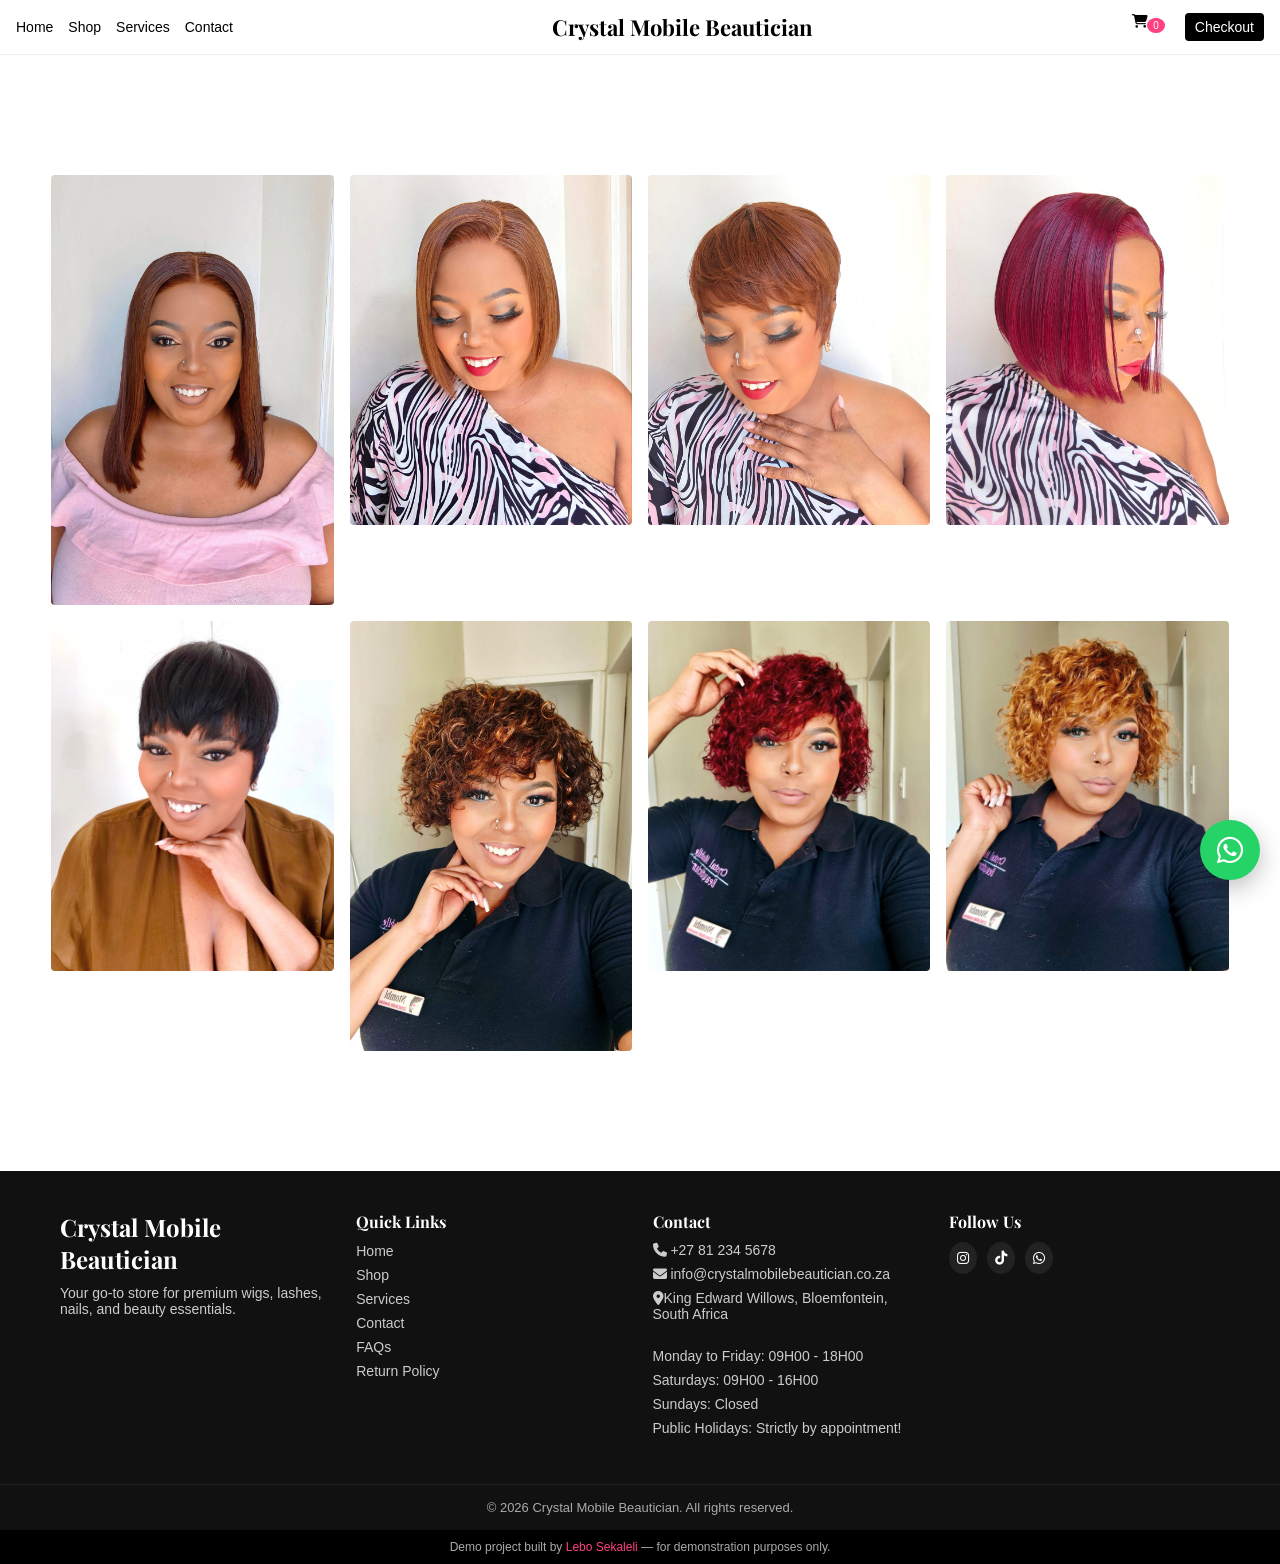
<file: wigs.html>
<!doctype html>
<html lang="en">
  <head>
    <meta charset="UTF-8" />
    <meta name="viewport" content="width=device-width, initial-scale=1.0" />
    <title>Wigs | Crystal Mobile Beautician</title>
    <link rel="stylesheet" href="css/styles.css" />
    <link rel="stylesheet" href="css/wigs.css" />

    <!-- Icons (Font Awesome CDN) -->
    <link
      rel="stylesheet"
      href="https://cdnjs.cloudflare.com/ajax/libs/font-awesome/6.5.0/css/all.min.css"
    />
    <link
      href="https://fonts.googleapis.com/css2?family=Playfair+Display:wght@500;700&family=Poppins:wght@300;400;500;600&display=swap"
      rel="stylesheet"
    />
  </head>
  <body>
    <!-- 🔝 Navbar -->
    <header class="navbar">
      <div class="nav-container">
        <!-- Left Links -->
        <nav class="nav-left">
          <a href="index.html">Home</a>
          <a href="shop.html">Shop</a>
          <a href="services.html">Services</a>
          <a href="contact.html">Contact</a>
        </nav>

        <!-- Logo -->
        <div class="logo">
          <h1>Crystal Mobile Beautician</h1>
        </div>

        <!-- Right -->
        <div class="nav-right">
          <!-- <a href="#"><i class="fa fa-user"></i></a> -->
          <a href="cart.html">
            <i class="fa fa-shopping-cart"></i>
            <span class="cart-count">0</span>
          </a>
          <a href="checkout.html" class="checkout-btn">Checkout</a>
        </div>

        <!-- Hamburger -->
        <div class="hamburger" id="hamburger">
          <span></span>
          <span></span>
          <span></span>
        </div>
      </div>

      <!-- Mobile Menu -->
      <div class="mobile-menu" id="mobileMenu">
        <a href="index.html">Home</a>
        <a href="shop.html">Shop</a>
        <a href="services.html">Services</a>
        <a href="contact.html">Contact</a>
        <!-- <a href="cart.html">Cart</a> -->
        <a href="cart.html">
          <i class="fa fa-shopping-cart"></i>
          <span class="cart-count">0</span>
        </a>
        <!-- <a href="checkout.html">Checkout</a> -->
        <a href="checkout.html" class="checkout-btn">Checkout</a>
      </div>
    </header>

    <!-- =====================================================
     WIGS PAGE
===================================================== -->

    <main class="wigs-page">
      <!-- ===================================================
       HERO SECTION
  ==================================================== -->

      <!-- <section class="wigs-hero">
        <div class="wigs-hero-overlay"></div>

        <div class="container wigs-hero-content">
          <span class="wigs-eyebrow">
            <i class="fa-solid fa-crown"></i>
            Premium Wig Collection
          </span>

          <h1>
            Find Your
            <span>Perfect Look</span>
          </h1>

          <p>
            Discover beautiful wigs designed to enhance your confidence, style
            and everyday beauty.
          </p>

          <div class="wigs-hero-buttons">
            <a href="#wigs-gallery" class="btn-primary">
              Explore Our Wigs
              <i class="fa-solid fa-arrow-down"></i>
            </a>

            <a href="services.html#booking" class="btn-outline">
              Book Wig Installation
              <i class="fa-solid fa-calendar-check"></i>
            </a>
          </div>
        </div>
      </section> -->

      <!-- ===================================================
       INTRODUCTION
  ==================================================== -->

      <!-- <section class="wigs-intro">
        <div class="container">
          <div class="wigs-intro-grid">
            <div class="wigs-intro-content">
              <span class="section-tag"> Your Hair. Your Style. </span>

              <h2>
                Elevate Your Look With
                <span>Beautiful Wigs</span>
              </h2>

              <p>
                At Crystal Mobile Beautician, we believe your hair should make
                you feel confident, beautiful and completely yourself.
              </p>

              <p>
                Explore our selection of stylish wigs suitable for everyday
                wear, special occasions and everything in between.
              </p>

              <div class="wigs-features">
                <div class="wig-feature">
                  <div class="wig-feature-icon">
                    <i class="fa-solid fa-gem"></i>
                  </div>

                  <div>
                    <h3>Quality Styles</h3>
                    <p>Carefully selected styles for beautiful results.</p>
                  </div>
                </div>

                <div class="wig-feature">
                  <div class="wig-feature-icon">
                    <i class="fa-solid fa-wand-magic-sparkles"></i>
                  </div>

                  <div>
                    <h3>Beautiful Finishes</h3>
                    <p>Styles designed for a natural and polished look.</p>
                  </div>
                </div>

                <div class="wig-feature">
                  <div class="wig-feature-icon">
                    <i class="fa-solid fa-heart"></i>
                  </div>

                  <div>
                    <h3>Made For You</h3>
                    <p>Find a look that matches your personality.</p>
                  </div>
                </div>
              </div>
            </div>

            <div class="wigs-intro-image">
              <img
                src="assets/images/wigs/wig-intro.jpg"
                alt="Beautiful wig styling"
              />

              <div class="wigs-image-badge">
                <i class="fa-solid fa-star"></i>

                <div>
                  <strong>Confidence</strong>
                  <span>Starts With Your Look</span>
                </div>
              </div>
            </div>
          </div>
        </div>
      </section> -->

      <!-- ===================================================
       GALLERY SECTION
  ==================================================== -->

      <section class="wigs-gallery-section" id="wigs-gallery">
        <div class="container">
          <!-- <div class="gallery-heading">
            <div>
              <span class="section-tag"> Explore Our Collection </span>

              <h2>Wig <span>Gallery</span></h2>
            </div>

            <p>
              Browse some of our favourite wig styles and find inspiration for
              your next look.
            </p>
          </div> -->

          <!-- GALLERY -->

          <div class="wigs-gallery">
            <!-- IMAGE 1 -->

            <div class="wig-gallery-item">
              <img
                src="assets/images/wigs/wig-1.jpg"
                alt="Wig style 1"
                loading="lazy"
              />

              <div class="gallery-overlay">
                <span>Wig Style</span>

                <h3>Elegant & Natural</h3>

                <i class="fa-solid fa-arrow-up-right-from-square"></i>
              </div>
            </div>

            <!-- IMAGE 2 -->

            <div class="wig-gallery-item">
              <img
                src="assets/images/wigs/wig-2.jpg"
                alt="Wig style 2"
                loading="lazy"
              />

              <div class="gallery-overlay">
                <span>Wig Style</span>

                <h3>Luxury Waves</h3>

                <i class="fa-solid fa-arrow-up-right-from-square"></i>
              </div>
            </div>

            <!-- IMAGE 3 -->

            <div class="wig-gallery-item">
              <img
                src="assets/images/wigs/wig-3.jpg"
                alt="Wig style 3"
                loading="lazy"
              />

              <div class="gallery-overlay">
                <span>Wig Style</span>

                <h3>Classic Beauty</h3>

                <i class="fa-solid fa-arrow-up-right-from-square"></i>
              </div>
            </div>

            <!-- IMAGE 4 -->

            <div class="wig-gallery-item">
              <img
                src="assets/images/wigs/wig-4.jpg"
                alt="Wig style 4"
                loading="lazy"
              />

              <div class="gallery-overlay">
                <span>Wig Style</span>

                <h3>Soft Curls</h3>

                <i class="fa-solid fa-arrow-up-right-from-square"></i>
              </div>
            </div>

            <!-- IMAGE 5 -->

            <div class="wig-gallery-item">
              <img
                src="assets/images/wigs/wig-5.jpg"
                alt="Wig style 5"
                loading="lazy"
              />

              <div class="gallery-overlay">
                <span>Wig Style</span>

                <h3>Glamorous Look</h3>

                <i class="fa-solid fa-arrow-up-right-from-square"></i>
              </div>
            </div>

            <!-- IMAGE 6 -->

            <div class="wig-gallery-item">
              <img
                src="assets/images/wigs/wig-6.jpg"
                alt="Wig style 6"
                loading="lazy"
              />

              <div class="gallery-overlay">
                <span>Wig Style</span>

                <h3>Statement Style</h3>

                <i class="fa-solid fa-arrow-up-right-from-square"></i>
              </div>
            </div>

            <!-- IMAGE 7 -->

            <div class="wig-gallery-item">
              <img
                src="assets/images/wigs/wig-7.jpg"
                alt="Wig style 7"
                loading="lazy"
              />

              <div class="gallery-overlay">
                <span>Wig Style</span>

                <h3>Everyday Glam</h3>

                <i class="fa-solid fa-arrow-up-right-from-square"></i>
              </div>
            </div>

            <!-- IMAGE 8 -->

            <div class="wig-gallery-item">
              <img
                src="assets/images/wigs/wig-8.jpg"
                alt="Wig style 8"
                loading="lazy"
              />

              <div class="gallery-overlay">
                <span>Wig Style</span>

                <h3>Modern Bob</h3>

                <i class="fa-solid fa-arrow-up-right-from-square"></i>
              </div>
            </div>

            <!-- IMAGE 9 -->

            <!-- <div class="wig-gallery-item">
              <img
                src="assets/images/wigs/wig-9.jpg"
                alt="Wig style 9"
                loading="lazy"
              />

              <div class="gallery-overlay">
                <span>Wig Style</span>

                <h3>Premium Finish</h3>

                <i class="fa-solid fa-arrow-up-right-from-square"></i>
              </div>
            </div> -->

            <!-- IMAGE 10 -->

            <!-- <div class="wig-gallery-item">
              <img
                src="assets/images/wigs/wig-10.jpg"
                alt="Wig style 10"
                loading="lazy"
              />

              <div class="gallery-overlay">
                <span>Wig Style</span>

                <h3>Signature Look</h3>

                <i class="fa-solid fa-arrow-up-right-from-square"></i>
              </div>
            </div> -->
          </div>
        </div>
      </section>

      <!-- ===================================================
       SERVICES CONNECTION
  ==================================================== -->

      <!-- <section class="wigs-service-banner">
        <div class="container">
          <div class="wigs-service-content">
            <div class="wigs-service-icon">
              <i class="fa-solid fa-scissors"></i>
            </div>

            <div>
              <span class="section-tag"> Complete The Look </span>

              <h2>
                Need Professional
                <span>Wig Installation?</span>
              </h2>

              <p>
                Let our professional beauticians install, style and finish your
                wig for a beautiful, confident look.
              </p>
            </div>

            <a href="services.html#booking" class="btn-primary">
              View Services
              <i class="fa-solid fa-arrow-right"></i>
            </a>
          </div>
        </div>
      </section> -->

      <!-- ===================================================
       CTA SECTION
  ==================================================== -->

      <!-- <section class="wigs-cta">
        <div class="wigs-cta-overlay"></div>

        <div class="container">
          <div class="wigs-cta-content">
            <span class="section-tag"> Ready For Your New Look? </span>

            <h2>
              Your Next Look
              <span>Starts Here.</span>
            </h2>

            <p>
              Explore our beauty services or get in touch with Crystal Mobile
              Beautician for assistance choosing your perfect wig.
            </p>

            <div class="wigs-cta-buttons">
              <a href="services.html#booking" class="btn-primary">
                Book an Appointment
                <i class="fa-solid fa-calendar-check"></i>
              </a>

              <a href="contact.html" class="btn-outline">
                Contact Us
                <i class="fa-solid fa-envelope"></i>
              </a>
            </div>
          </div>
        </div>
      </section> -->
    </main>

    <!-- 🔻 Main Footer -->
    <footer class="footer">
      <div class="footer-container">
        <!-- Brand / About -->
        <div class="footer-col">
          <h2 class="footer-logo">Crystal Mobile Beautician</h2>
          <p>
            Your go-to store for premium wigs, lashes, nails, and beauty
            essentials.
          </p>
        </div>

        <!-- Quick Links -->
        <div class="footer-col">
          <h3>Quick Links</h3>
          <ul>
            <li><a href="index.html">Home</a></li>
            <li><a href="shop.html">Shop</a></li>
            <li><a href="services.html">Services</a></li>
            <li><a href="contact.html">Contact</a></li>
            <li><a href="faq.html">FAQs</a></li>
            <!-- <li><a href="checkout.html">Checkout</a></li> -->
            <li><a href="return-policy.html">Return Policy</a></li>
          </ul>
        </div>

        <!-- Contact Info -->
        <div class="footer-col">
          <h3>Contact</h3>
          <p><i class="fa fa-phone"></i> +27 81 234 5678</p>
          <p>
            <i class="fa fa-envelope"></i> info@crystalmobilebeautician.co.za
          </p>
          <p>
            <i class="fa fa-map-marker-alt"></i>King Edward Willows,
            Bloemfontein, South Africa
          </p>
          <br />
          <div>
            <p>Monday to Friday: 09H00 - 18H00</p>
            <p>Saturdays: 09H00 - 16H00</p>
            <p>Sundays: Closed</p>
            <p>Public Holidays: Strictly by appointment!</p>
          </div>
        </div>

        <!-- Social Media -->
        <div class="footer-col">
          <h3>Follow Us</h3>
          <div class="social-icons">
            <!-- <a href="https://facebook.com/" target="_blank"
              ><i class="fa-brands fa-facebook-f"></i
            ></a> -->
            <a
              href="https://instagram.com/crystal_mobile_beautician/"
              target="_blank"
              ><i class="fa-brands fa-instagram"></i
            ></a>
            <a href="https://tiktok.com/@crystalmobileu" target="_blank"
              ><i class="fa-brands fa-tiktok"></i
            ></a>
            <a href="https://wa.me/27794585741" target="_blank"
              ><i class="fa-brands fa-whatsapp"></i
            ></a>
          </div>
        </div>
      </div>

      <!-- Copyright -->
      <div class="footer-bottom">
        <p>© 2026 Crystal Mobile Beautician. All rights reserved.</p>
      </div>
    </footer>

    <!-- 🔻 Developer Footer -->
    <div class="dev-footer">
      <p>
        Demo project built by
        <a href="https://lebogang-developer.netlify.app/" target="_blank"
          >Lebo Sekaleli</a
        >
        — for demonstration purposes only.
      </p>
    </div>

    <!-- 💬 WhatsApp Floating Button -->
    <a
      href="https://wa.me/27812345678?text=Hi%20I%20am%20interested%20in%20your%20products"
      class="whatsapp-float"
      target="_blank"
    >
      <i class="fa-brands fa-whatsapp"></i>
    </a>

    <!-- ⬆ Scroll To Top -->
    <button id="scrollTopBtn" aria-label="Scroll to top">
      <i class="fa-solid fa-arrow-up"></i>
    </button>

    <script src="js/script.js"></script>
  </body>
</html>
</file>
<file: css/styles.css>
/* RESET */
* {
  margin: 0;
  padding: 0;
  box-sizing: border-box;
  font-family: Arial, sans-serif;
}

body {
  font-family: "Poppins", sans-serif;
}

h1,
h2,
h3 {
  font-family: "Playfair Display", serif;
}

.operating-hours {
  margin-top: 20px;
}

.operating-hours p {
  margin-bottom: 10px;
}

/* 🔥 Announcement Bar */
/* .announcement-bar {
  background: #000;
  color: #fff;
  text-align: center;
  padding: 8px;
  font-size: 14px;
} */

/* 🔝 Sticky Navbar */
.navbar {
  position: sticky;
  top: 0;
  width: 100%;
  background: #fff;
  z-index: 1000;
  border-bottom: 1px solid #eee;
}

/* Container */
.nav-container {
  display: flex;
  align-items: center;
  justify-content: space-between;
  padding: 12px 16px;
}

/* Logo */
.logo h1 {
  font-size: 18px;
}

/* Links */
.nav-left,
.nav-right {
  display: none;
  gap: 15px;
}

.nav-right a {
  text-decoration: none;
  color: #000;
  /* color: #fff; */
  font-size: 14px;
}

.nav-left a {
  text-decoration: none;
  color: #000;
  font-size: 14px;
}

/* Cart Count */
.cart-count {
  background: #ff4081;
  color: #fff;
  font-size: 10px;
  padding: 2px 6px;
  border-radius: 50%;
  position: relative;
  top: 3px;
  left: -5px;
}

/* Checkout Button */
.checkout-btn {
  background: #000;
  color: #fff !important;
  padding: 6px 10px;
  border-radius: 4px;
}

/* 🍔 Hamburger */
.hamburger {
  display: flex;
  flex-direction: column;
  gap: 4px;
  cursor: pointer;
}

.hamburger span {
  width: 22px;
  height: 2px;
  background: #000;
  display: block;
  transition: 0.3s;
}

/* Mobile Menu */
.mobile-menu {
  position: absolute;
  top: 60px;
  left: 0;
  width: 100%;
  background: #fff;
  display: none;
  flex-direction: column;
  padding: 15px;
  border-bottom: 1px solid #eee;
}

.mobile-menu a {
  padding: 10px 0;
  text-decoration: none;
  color: #000;
  border-bottom: 1px solid #f1f1f1;
}

/* Active Menu */
.mobile-menu.active {
  display: flex;
}

/* 💻 Desktop */
@media (min-width: 768px) {
  .nav-left,
  .nav-right {
    display: flex;
  }

  .hamburger {
    display: none;
  }

  .mobile-menu {
    display: none !important;
  }

  .logo h1 {
    font-size: 22px;
  }
}

/* ==============================
   💬 WhatsApp Floating Button
================================= */

.whatsapp-float {
  position: fixed;
  bottom: 20px;
  right: 20px;

  width: 60px;
  height: 60px;

  border-radius: 50%;
  background: #25d366;
  color: #fff;

  display: flex;
  align-items: center;
  justify-content: center;

  font-size: 30px;
  text-decoration: none;

  z-index: 9999;

  box-shadow: 0 8px 25px rgba(0, 0, 0, 0.25);

  transition: 0.3s ease;
}

.whatsapp-float:hover {
  transform: scale(1.1);
}

/* ==============================
   ⬆ Scroll To Top Button
================================= */

#scrollTopBtn {
  position: fixed;

  /* IMPORTANT */
  bottom: 95px;

  right: 25px;

  width: 48px;
  height: 48px;

  border: none;
  outline: none;

  border-radius: 50%;

  background: #111;
  color: #fff;

  font-size: 18px;

  cursor: pointer;

  z-index: 9998;

  /* Hidden by default */
  opacity: 0;
  visibility: hidden;

  transform: translateY(20px);

  transition: all 0.3s ease;

  box-shadow: 0 8px 25px rgba(0, 0, 0, 0.25);
}

/* Show button */
#scrollTopBtn.show {
  opacity: 1;
  visibility: visible;
  transform: translateY(0);
}

/* Hover */
#scrollTopBtn:hover {
  background: #ff4081;
}

/* ==============================
   📱 Mobile Adjustments
================================= */

@media (max-width: 480px) {
  .whatsapp-float {
    width: 55px;
    height: 55px;
    font-size: 26px;
  }

  #scrollTopBtn {
    width: 44px;
    height: 44px;
    bottom: 85px;
    right: 25px;
  }
}
/* 💇‍♀️ Hero Section */
.hero {
  position: relative;
  height: 90vh;
  background: url("../assets/images/shop/wig-1.jpg") center/cover
    no-repeat;
  display: flex;
  align-items: center;
  justify-content: center;
  text-align: center;
  padding: 20px;
}

/* Overlay for readability */
.hero::before {
  content: "";
  position: absolute;
  inset: 0;
  background: rgba(0, 0, 0, 0.5);
}

/* Content */
.hero-content {
  position: relative;
  color: #fff;
  max-width: 500px;
  z-index: 1;
}

.hero-content h1 {
  font-size: 38px;
  margin-bottom: 12px;
  line-height: 1.3;
}

.hero-content p {
  font-size: 14px;
  margin-bottom: 20px;
}

/* Buttons */
.hero-buttons {
  display: flex;
  flex-direction: column;
  gap: 10px;
}

/* Base button */
.btn {
  text-decoration: none;
  padding: 12px;
  border-radius: 5px;
  font-size: 14px;
  display: inline-block;
}

/* Primary CTA */
.primary-btn {
  background: #ff4081;
  color: #fff;
}

/* WhatsApp CTA */
.whatsapp-btn {
  background: #25d366;
  color: #fff;
}

/* Mobile Devices */

@media (min-width: 500px){

}

/* 💻 Desktop */
@media (min-width: 768px) {
  .hero {
    justify-content: center;
    text-align: center;
    padding: 60px;
  }

  .hero-content {
    max-width: 600px;
  }

  .hero-content h1 {
    font-size: 42px;
  }

  .hero-content p {
    font-size: 16px;
  }

  .hero-buttons {
    flex-direction: row;
    justify-content: center;
  }
}

/* 🛍️ Categories Section */
.categories {
  padding: 40px 16px;
  background: #fff;
}

/* Section Header */
.section-header {
  text-align: center;
  margin-bottom: 25px;
}

.section-header h2 {
  font-size: 22px;
  margin-bottom: 8px;
}

.section-header p {
  font-size: 14px;
  color: #666;
}

/* Grid Layout */
.category-grid {
  display: grid;
  grid-template-columns: 1fr 1fr;
  gap: 12px;
}

/* Card */
.category-card {
  position: relative;
  overflow: hidden;
  border-radius: 10px;
  display: block;
}

/* Image */
.category-card img {
  width: 100%;
  height: 140px;
  object-fit: cover;
  transition: transform 0.4s ease;
}

/* Overlay */
.category-overlay {
  position: absolute;
  inset: 0;
  background: rgba(0, 0, 0, 0.35);
  display: flex;
  align-items: center;
  justify-content: center;
}

.category-overlay h3 {
  color: #fff;
  font-size: 16px;
  font-weight: 600;
}

/* 💻 Desktop Enhancements */
@media (min-width: 768px) {
  .categories {
    padding: 60px;
  }

  .section-header h2 {
    font-size: 32px;
  }

  .category-grid {
    grid-template-columns: repeat(4, 1fr);
    gap: 20px;
  }

  .category-card img {
    height: 220px;
  }

  /* Hover Effect */
  .category-card:hover img {
    transform: scale(1.1);
  }

  .category-overlay {
    background: rgba(0, 0, 0, 0.25);
    transition: background 0.3s ease;
  }

  .category-card:hover .category-overlay {
    background: rgba(0, 0, 0, 0.5);
  }

  .category-overlay h3 {
    font-size: 18px;
  }
}

/* 🛍️ Featured Products */
.featured-products {
  padding: 40px 16px;
  background: #f9f9f9;
}

/* Grid */
.products-grid {
  display: grid;
  grid-template-columns: 1fr 1fr;
  gap: 15px;
}

/* Product Card */
.product-card {
  background: #fff;
  border-radius: 10px;
  overflow: hidden;
  position: relative;
  transition:
    transform 0.3s ease,
    box-shadow 0.3s ease;
}

/* Hover Effect */
.product-card:hover {
  transform: translateY(-5px);
  box-shadow: 0 8px 20px rgba(0, 0, 0, 0.1);
}

/* Badge */
.product-badge {
  position: absolute;
  top: 10px;
  left: 10px;
  background: #ff4081;
  color: #fff;
  padding: 4px 8px;
  font-size: 10px;
  border-radius: 4px;
}

/* Image */
.product-card img {
  width: 100%;
  height: 150px;
  object-fit: cover;
}

/* Info */
.product-info {
  padding: 10px;
}

.product-info h3 {
  font-size: 14px;
  margin-bottom: 5px;
}

.price {
  color: #ff4081;
  font-weight: bold;
  margin-bottom: 10px;
}

/* Actions */
.product-actions {
  display: flex;
  gap: 8px;
}

/* Add to Cart */
.add-to-cart {
  flex: 1;
  padding: 8px;
  border: none;
  background: #000;
  color: #fff;
  font-size: 12px;
  border-radius: 4px;
  cursor: pointer;
  transition: background 0.3s ease;
}

.add-to-cart:hover {
  background: #333;
}

/* WhatsApp */
.whatsapp-order {
  background: #25d366;
  color: #fff;
  padding: 8px 10px;
  border-radius: 4px;
  display: flex;
  align-items: center;
}

/* 💻 Desktop */
@media (min-width: 768px) {
  .featured-products {
    padding: 60px;
  }

  .products-grid {
    grid-template-columns: repeat(4, 1fr);
  }

  .product-card img {
    height: 220px;
  }
}

/* ⭐ Why Choose Us */
.why-choose-us {
  padding: 50px 16px;
  background: #fff;
}

/* Grid */
.why-grid {
  display: grid;
  grid-template-columns: 1fr;
  gap: 20px;
  margin-top: 30px;
}

/* Card */
.why-card {
  background: #f9f9f9;
  padding: 25px 20px;
  border-radius: 12px;
  text-align: center;
  transition:
    transform 0.3s ease,
    box-shadow 0.3s ease;
}

/* Hover */
.why-card:hover {
  transform: translateY(-5px);
  box-shadow: 0 8px 20px rgba(0, 0, 0, 0.1);
}

/* Icon */
.why-card .icon {
  font-size: 28px;
  color: #ff4081;
  margin-bottom: 10px;
}

/* Text */
.why-card h3 {
  font-size: 16px;
  margin-bottom: 8px;
}

.why-card p {
  font-size: 14px;
  color: #666;
}

/* 💻 Desktop Layout */
@media (min-width: 768px) {
  .why-choose-us {
    padding: 70px 60px;
  }

  .why-grid {
    grid-template-columns: repeat(3, 1fr);
    gap: 25px;
    align-items: start;
  }

  /* Staggered Layout */
  .why-card.up {
    transform: translateY(-20px);
  }

  .why-card.down {
    transform: translateY(20px);
  }

  /* Hover should still feel smooth */
  .why-card:hover {
    transform: translateY(-10px);
  }

  .why-card h3 {
    font-size: 18px;
  }

  .why-card p {
    font-size: 15px;
  }
}

/* 🎉 Promo Section */
.promo-section {
  padding: 50px 16px;
  background: #f9f9f9;
}

.promo-container {
  display: flex;
  flex-direction: column;
  gap: 20px;
}

/* Promo Banner */
.promo-banner {
  background: linear-gradient(135deg, #ff4081, #ff6ec4);
  border-radius: 12px;
  padding: 25px;
  color: #fff;
  position: relative;
  overflow: hidden;
}

/* Subtle animation glow */
.promo-banner::before {
  content: "";
  position: absolute;
  top: -50%;
  left: -50%;
  width: 200%;
  height: 200%;
  background: radial-gradient(
    circle,
    rgba(255, 255, 255, 0.2),
    transparent 60%
  );
  animation: glow 6s linear infinite;
}

@keyframes glow {
  0% {
    transform: rotate(0deg);
  }
  100% {
    transform: rotate(360deg);
  }
}

.promo-content {
  position: relative;
  z-index: 1;
}

.promo-content h2 {
  font-size: 20px;
  margin-bottom: 10px;
}

.promo-content p {
  font-size: 14px;
  margin-bottom: 15px;
}

/* Promo Button */
.promo-btn {
  background: #000;
  color: #fff;
  padding: 10px 16px;
  border-radius: 5px;
  text-decoration: none;
  font-size: 14px;
}

/* WhatsApp CTA */
.whatsapp-cta {
  background: #25d366;
  border-radius: 12px;
  padding: 25px;
  color: #fff;
  text-align: center;
}

.cta-content i {
  font-size: 30px;
  margin-bottom: 10px;
}

.cta-content h3 {
  font-size: 18px;
  margin-bottom: 8px;
}

.cta-content p {
  font-size: 14px;
  margin-bottom: 15px;
}

/* WhatsApp Button */
.whatsapp-big-btn {
  display: inline-block;
  background: #fff;
  color: #25d366;
  padding: 10px 16px;
  border-radius: 5px;
  text-decoration: none;
  font-size: 14px;
  font-weight: bold;
}

/* 💻 Desktop */
@media (min-width: 768px) {
  .promo-section {
    padding: 70px 60px;
  }

  .promo-container {
    flex-direction: row;
  }

  .promo-banner,
  .whatsapp-cta {
    flex: 1;
  }

  .promo-content h2 {
    font-size: 26px;
  }

  .cta-content h3 {
    font-size: 20px;
  }
}

/* 💬 Testimonials */
.testimonials {
  padding: 50px 16px;
  background: #fff;
}

/* Grid */
.testimonials-grid {
  display: grid;
  grid-template-columns: 1fr;
  gap: 20px;
  margin-top: 30px;
}

/* Card */
.testimonial-card {
  background: #f9f9f9;
  padding: 25px 20px;
  border-radius: 12px;
  text-align: center;
  position: relative;
  transition:
    transform 0.3s ease,
    box-shadow 0.3s ease;
}

/* Hover */
.testimonial-card:hover {
  transform: translateY(-5px);
  box-shadow: 0 8px 20px rgba(0, 0, 0, 0.1);
}

/* Image */
.testimonial-card img {
  width: 70px;
  height: 70px;
  border-radius: 50%;
  object-fit: cover;
  margin-bottom: 15px;
  border: 3px solid #ff4081;
}

/* Text */
.testimonial-card p {
  font-size: 14px;
  color: #555;
  margin-bottom: 15px;
  line-height: 1.5;
}

/* Name */
.testimonial-card h4 {
  font-size: 14px;
  color: #000;
  font-weight: 600;
}

/* 💻 Desktop */
@media (min-width: 768px) {
  .testimonials {
    padding: 70px 60px;
  }

  .testimonials-grid {
    grid-template-columns: repeat(3, 1fr);
    gap: 25px;
  }

  .testimonial-card p {
    font-size: 15px;
  }

  .testimonial-card h4 {
    font-size: 15px;
  }
}

/* 🔻 Footer */
.footer {
  background: #111;
  color: #fff;
  padding-top: 40px;
}

/* Container */
.footer-container {
  display: grid;
  grid-template-columns: 1fr;
  gap: 25px;
  padding: 0 16px 30px;
}

/* Columns */
.footer-col h3 {
  margin-bottom: 10px;
  font-size: 16px;
}

.footer-logo {
  font-size: 20px;
  margin-bottom: 10px;
}

/* Text */
.footer-col p {
  font-size: 14px;
  color: #ccc;
  margin-bottom: 8px;
}

/* Links */
.footer-col ul {
  list-style: none;
}

.footer-col ul li {
  margin-bottom: 6px;
}

.footer-col ul li a {
  text-decoration: none;
  color: #ccc;
  font-size: 14px;
  transition: color 0.3s;
}

.footer-col ul li a:hover {
  color: #fff;
}

/* Social Icons */
.social-icons {
  display: flex;
  gap: 10px;
}

.social-icons a {
  color: #fff;
  background: #222;
  padding: 8px;
  border-radius: 50%;
  font-size: 14px;
  transition: background 0.3s;
}

.social-icons a:hover {
  background: #ff4081;
}

/* Bottom */
.footer-bottom {
  text-align: center;
  padding: 15px;
  border-top: 1px solid #222;
  font-size: 13px;
  color: #aaa;
}

/* 🔻 Developer Footer */
.dev-footer {
  background: #000;
  text-align: center;
  padding: 10px;
  font-size: 12px;
  color: #aaa;
}

.dev-footer a {
  color: #ff4081;
  text-decoration: none;
}

/* 💻 Desktop */
@media (min-width: 768px) {
  .footer-container {
    grid-template-columns: repeat(4, 1fr);
    padding: 0 60px 40px;
  }

  .footer-logo {
    font-size: 24px;
  }
}

/* Contact Hero */
.contact-hero {
  background: linear-gradient(135deg, #ff4081, #ff6ec4);
  color: #fff;
  text-align: center;
  padding: 60px 20px;
}

.contact-hero h1 {
  font-size: 32px;
  margin-bottom: 10px;
}

.contact-hero p {
  font-size: 14px;
}

/* Contact Page */
.contact-page {
  display: flex;
  flex-direction: column;
  gap: 30px;
  padding: 50px 16px;
  background: #fff;
}

/* Left Side */
.contact-info {
  background: #111;
  color: #fff;
  padding: 30px;
  border-radius: 12px;
}

.contact-info h2,
.contact-info h3 {
  margin-bottom: 15px;
}

.info-item {
  display: flex;
  gap: 12px;
  margin-bottom: 15px;
  align-items: center;
}

.info-item i {
  color: #ff4081;
}

/* Socials */
.contact-socials {
  display: flex;
  gap: 12px;
  margin-top: 15px;
}

.contact-socials a {
  color: #fff;
  background: #222;
  padding: 10px;
  border-radius: 50%;
  transition: 0.3s;
}

.contact-socials a:hover {
  background: #ff4081;
}

/* Right Side */
.contact-form-wrapper {
  background: #f9f9f9;
  padding: 30px;
  border-radius: 12px;
}

.contact-form-wrapper h2 {
  margin-bottom: 20px;
}

/* Form */
.contact-form {
  display: flex;
  flex-direction: column;
  gap: 15px;
}

.contact-form input,
.contact-form select,
.contact-form textarea {
  padding: 14px;
  border: 1px solid #ddd;
  border-radius: 8px;
  font-size: 14px;
  outline: none;
}

.contact-form button {
  background: #ff4081;
  color: white;
  border: none;
  padding: 14px;
  border-radius: 8px;
  cursor: pointer;
  font-weight: 600;
}

.contact-form button:hover {
  background: #e73370;
}

/* Desktop */
@media (min-width: 768px) {
  .contact-page {
    flex-direction: row;
    padding: 70px 60px;
  }

  .contact-info,
  .contact-form-wrapper {
    flex: 1;
  }

  .contact-hero h1 {
    font-size: 46px;
  }
}

/* Shop Hero */
.shop-hero {
  text-align: center;
  padding: 50px 20px;
  background: #f9f9f9;
}

.shop-hero h1 {
  font-size: 28px;
}

.shop-hero p {
  font-size: 14px;
  color: #666;
}

/* Filters */
.filters {
  display: flex;
  gap: 10px;
  overflow-x: auto;
  padding: 15px;
}

.filter-btn {
  border: none;
  padding: 8px 14px;
  border-radius: 20px;
  background: #eee;
  cursor: pointer;
  transition: 0.3s;
}

.filter-btn.active,
.filter-btn:hover {
  background: #ff4081;
  color: #fff;
}

/* Products */
.shop-products {
  padding: 20px;
}

/* Grid */
.products-grid {
  display: grid;
  grid-template-columns: 1fr 1fr;
  gap: 15px;
}

/* Card */
.product-card {
  background: #fff;
  padding: 10px;
  border-radius: 10px;
  text-align: center;
  transition: 0.3s ease;
}

/* Hover */
.product-card:hover {
  transform: translateY(-5px);
  box-shadow: 0 8px 20px rgba(0, 0, 0, 0.1);
}

/* Image */
.product-card img {
  width: 100%;
  height: 140px;
  object-fit: cover;
  border-radius: 8px;
}

/* Text */
.product-card h3 {
  font-size: 14px;
  margin: 8px 0;
}

.product-card p {
  color: #ff4081;
  font-weight: bold;
}

/* Animation */
.product-card {
  opacity: 0;
  transform: translateY(20px);
  animation: fadeUp 0.5s forwards;
}

@keyframes fadeUp {
  to {
    opacity: 1;
    transform: translateY(0);
  }
}

/* Desktop */
@media (min-width: 768px) {
  .products-grid {
    grid-template-columns: repeat(4, 1fr);
  }

  .shop-hero h1 {
    font-size: 40px;
  }
}

/* Product Page */
.product-page {
  display: flex;
  flex-direction: column;
  gap: 30px;
  padding: 40px 16px;
}

/* Images */
.product-images {
  text-align: center;
}

.product-images img {
  width: 100%;
  border-radius: 10px;
}

/* Thumbnails */
.thumbnail-row {
  display: flex;
  gap: 10px;
  margin-top: 10px;
  justify-content: center;
}

.thumbnail-row img {
  width: 70px;
  height: 70px;
  object-fit: cover;
  border-radius: 8px;
  cursor: pointer;
  opacity: 0.7;
  transition: 0.3s;
}

.thumbnail-row img:hover {
  opacity: 1;
  transform: scale(1.05);
}

/* Details */
.product-details h1 {
  font-size: 22px;
  margin-bottom: 10px;
}

.price {
  color: #ff4081;
  font-size: 20px;
  margin-bottom: 10px;
}

.description {
  font-size: 14px;
  color: #555;
  margin-bottom: 20px;
}

/* Options */
.product-options {
  margin-bottom: 20px;
}

.product-options select {
  padding: 10px;
  border-radius: 6px;
  border: 1px solid #ddd;
}

/* Actions */
.product-actions {
  display: flex;
  flex-direction: column;
  gap: 10px;
}

/* Buttons */
.product-actions .add-to-cart {
  padding: 12px;
  border: none;
  background: #000;
  color: #fff;
  border-radius: 6px;
  cursor: pointer;
}

.product-actions .whatsapp-order {
  background: #25d366;
  color: #fff;
  padding: 12px;
  text-align: center;
  border-radius: 6px;
  text-decoration: none;
}

/* Extra */
.product-extra {
  margin-top: 20px;
  font-size: 13px;
  color: #555;
}

/* Desktop */
@media (min-width: 768px) {
  .product-page {
    flex-direction: row;
    padding: 60px;
  }

  .product-images,
  .product-details {
    flex: 1;
  }

  .product-details h1 {
    font-size: 28px;
  }
}

/* Cart Page */
.cart-page {
  padding: 40px 16px;
}

.cart-page h1 {
  text-align: center;
  margin-bottom: 20px;
}

/* Layout */
.cart-container {
  display: flex;
  flex-direction: column;
  gap: 20px;
}

/* Items */
.cart-item {
  display: flex;
  gap: 15px;
  align-items: center;
  background: #fff;
  padding: 15px;
  border-radius: 10px;
}

.cart-item img {
  width: 80px;
  height: 80px;
  object-fit: cover;
  border-radius: 8px;
}

/* Details */
.item-details {
  flex: 1;
}

.item-details h3 {
  font-size: 14px;
}

.item-details p {
  color: #ff4081;
  font-weight: bold;
}

/* Quantity */
.quantity {
  display: flex;
  align-items: center;
  gap: 10px;
  margin-top: 8px;
}

.quantity button {
  width: 25px;
  height: 25px;
  border: none;
  background: #eee;
  cursor: pointer;
}

.qty {
  font-size: 14px;
}

/* Remove */
.remove {
  border: none;
  background: none;
  color: red;
  cursor: pointer;
}

/* Summary */
.cart-summary {
  background: #f9f9f9;
  padding: 20px;
  border-radius: 10px;
}

.cart-summary h2 {
  margin-bottom: 15px;
}

.cart-summary p,
.cart-summary h3 {
  margin-bottom: 10px;
}

/* Big button */
.checkout-btn.big {
  display: block;
  margin-top: 15px;
  text-align: center;
}

/* Desktop */
@media (min-width: 768px) {
  .cart-container {
    flex-direction: row;
  }

  .cart-items {
    flex: 2;
  }

  .cart-summary {
    flex: 1;
  }
}

/* Checkout Page */
.checkout-page {
  padding: 40px 16px;
}

.checkout-page h1 {
  text-align: center;
  margin-bottom: 20px;
}

/* Layout */
.checkout-container {
  display: flex;
  flex-direction: column;
  gap: 20px;
}

/* Form */
.checkout-form {
  background: #fff;
  padding: 20px;
  border-radius: 10px;
}

.checkout-form h2 {
  margin-bottom: 15px;
}

.checkout-form form {
  display: flex;
  flex-direction: column;
  gap: 12px;
}

.checkout-form input,
.checkout-form select {
  padding: 12px;
  border-radius: 6px;
  border: 1px solid #ddd;
}

/* WhatsApp */
.whatsapp-checkout {
  margin-top: 20px;
  text-align: center;
}

.whatsapp-btn-big {
  display: inline-block;
  background: #25d366;
  color: #fff;
  padding: 12px 16px;
  border-radius: 6px;
  text-decoration: none;
  margin-top: 10px;
}

/* Summary */
.checkout-summary {
  background: #f9f9f9;
  padding: 20px;
  border-radius: 10px;
}

.summary-item {
  display: flex;
  justify-content: space-between;
  margin-bottom: 10px;
}

/* Payment */
.payment-methods {
  margin-top: 15px;
}

.payment-methods label {
  display: block;
  margin-bottom: 8px;
  font-size: 14px;
}

/* Button */
.pay-btn {
  width: 100%;
  margin-top: 20px;
  padding: 14px;
  border: none;
  background: #ff4081;
  color: #fff;
  font-size: 16px;
  border-radius: 6px;
  cursor: pointer;
}

.pay-btn:hover {
  background: #e73370;
}

/* Desktop */
@media (min-width: 768px) {
  .checkout-container {
    flex-direction: row;
  }

  .checkout-form {
    flex: 2;
  }

  .checkout-summary {
    flex: 1;
  }
}

/* 📄 Policy Page */
.policy-page {
  padding: 60px 0;
  background: #fff;
}

.policy-page h1 {
  text-align: center;
  margin-bottom: 20px;
  font-size: 36px;
}

.policy-intro {
  text-align: center;
  max-width: 700px;
  margin: auto;
  margin-bottom: 40px;
  color: #555;
  line-height: 1.8;
}

/* Blocks */
.policy-block {
  margin-bottom: 40px;
}

.policy-block h2 {
  margin-bottom: 15px;
  font-size: 24px;
}

.policy-block p {
  margin-bottom: 15px;
  color: #555;
  line-height: 1.8;
}

.policy-block ul {
  padding-left: 20px;
}

.policy-block li {
  margin-bottom: 10px;
  color: #555;
}

/* Contact */
.policy-contact {
  margin-top: 50px;
  padding: 30px;
  background: #f9f9f9;
  border-radius: 10px;
}

.policy-contact h3 {
  margin-bottom: 15px;
}


/* ===================================
   BOOKING CTA
=================================== */

.booking-cta {
  position: relative;

  padding: 120px 20px;

  background:
    linear-gradient(rgba(0, 0, 0, 0.65), rgba(0, 0, 0, 0.65)),
    url("../assets/images/categories/wigs.jpg");

  background-size: cover;
  background-position: center;
  background-repeat: no-repeat;

  background-attachment: fixed;

  text-align: center;
}

.booking-overlay {
  width: 100%;
}

.booking-cta .container {
  max-width: 850px;

  margin: auto;
}

.booking-cta h2 {
  color: #fff;

  font-size: 2.7rem;

  font-family: "Playfair Display", serif;

  margin: 20px 0;

  line-height: 1.2;
}

.booking-cta p {
  color: rgba(255, 255, 255, 0.9);

  line-height: 1.9;

  margin-bottom: 45px;

  font-size: 1rem;
}

/* Buttons */

.booking-buttons {
  display: flex;

  flex-direction: column;

  gap: 18px;

  justify-content: center;

  align-items: center;
}

/* Primary */

.booking-btn-primary {
  display: inline-flex;

  align-items: center;

  gap: 10px;

  background: #d4af37;

  color: #111;

  text-decoration: none;

  padding: 16px 34px;

  border-radius: 50px;

  font-weight: 600;

  transition: 0.35s;
}

.booking-btn-primary:hover {
  background: #fff;

  transform: translateY(-5px);
}

/* Secondary */

.booking-btn-secondary {
  display: inline-flex;

  align-items: center;

  gap: 10px;

  padding: 16px 34px;

  border-radius: 50px;

  border: 2px solid #fff;

  color: #fff;

  text-decoration: none;

  transition: 0.35s;
}

.booking-btn-secondary:hover {
  background: #25d366;

  border-color: #25d366;

  color: #fff;

  transform: translateY(-5px);
}

/* Tablet */

@media (min-width: 768px) {
  .booking-buttons {
    flex-direction: row;
  }
}

/* Desktop */

@media (min-width: 1200px) {
  .booking-cta h2 {
    font-size: 3.5rem;
  }

  .booking-cta p {
    font-size: 1.1rem;
  }
}
.booking-note {
  margin-top: 35px;

  color: #fff;

  font-size: 0.95rem;

  display: flex;

  justify-content: center;

  align-items: center;

  gap: 10px;
}

.booking-note i {
  color: #25d366;
}

/* =========================
   FAQ PAGE
========================= */

.faq-page {
  padding: 80px 0;
  background: #f8f9fc;
}

/* Header */

.faq-header {
  text-align: center;
  margin-bottom: 60px;
}

.faq-header h1 {
  font-size: 2.8rem;
  margin-bottom: 15px;
}

.faq-intro {
  max-width: 700px;
  margin: 0 auto;
  color: #666;
  line-height: 1.8;
}

/* Grid */

.faq-grid {
  display: grid;
  grid-template-columns: 1fr;
  gap: 25px;
}

/* Card */

.faq-card {
  background: #fff;

  padding: 30px;

  border-radius: 16px;

  box-shadow: 0 10px 30px rgba(0, 0, 0, 0.05);

  transition: all 0.3s ease;

  border: 1px solid #eee;
}

.faq-card:hover {
  transform: translateY(-6px);

  box-shadow: 0 15px 40px rgba(0, 0, 0, 0.08);
}

/* Question */

.faq-card h3 {
  font-size: 18px;

  margin-bottom: 15px;

  color: #111;

  line-height: 1.5;
}

/* Answer */

.faq-card p {
  color: #666;

  line-height: 1.8;

  font-size: 15px;
}

/* Tablet */

@media (min-width: 768px) {
  .faq-grid {
    grid-template-columns: repeat(2, 1fr);
  }
}

/* Desktop */

@media (min-width: 1200px) {
  .faq-grid {
    grid-template-columns: repeat(3, 1fr);
  }
}

/* =========================
   FAQ CTA
========================= */

.faq-cta {
  padding: 100px 0;

  background:
    linear-gradient(rgba(0, 0, 0, 0.75), rgba(0, 0, 0, 0.75)),
    url("../assets/images/curly-hair.jpg");

  background-size: cover;
  background-position: center;

  text-align: center;
}

.faq-cta-content {
  max-width: 800px;
  margin: 0 auto;
}

.faq-cta h2 {
  color: #fff;
  font-size: 2.8rem;

  margin: 20px 0;
}

.faq-cta p {
  color: #ddd;

  line-height: 1.8;

  margin-bottom: 35px;
}

/* Buttons */

.faq-cta-buttons {
  display: flex;
  flex-direction: column;

  gap: 15px;

  justify-content: center;
  align-items: center;

  margin-bottom: 40px;
}

.faq-whatsapp-btn,
.faq-call-btn {
  display: inline-flex;

  align-items: center;
  gap: 10px;

  padding: 15px 28px;

  border-radius: 50px;

  text-decoration: none;

  font-weight: 600;

  transition: 0.3s ease;
}

.faq-whatsapp-btn {
  background: #25d366;
  color: #fff;
}

.faq-call-btn {
  background: #fff;
  color: #111;
}

.faq-whatsapp-btn:hover,
.faq-call-btn:hover {
  transform: translateY(-4px);
}

/* Contact Info */

.faq-contact-info {
  display: flex;
  flex-direction: column;

  gap: 15px;

  color: #fff;
}

.contact-item {
  display: flex;
  align-items: center;
  justify-content: center;

  gap: 10px;
}

.contact-item i {
  color: #d4af37;
}

/* Desktop */

@media (min-width: 768px) {
  .faq-cta-buttons {
    flex-direction: row;
  }

  .faq-contact-info {
    flex-direction: row;
    justify-content: center;
    gap: 40px;
  }
}
</file>
<file: css/brows.css>
/* =========================================================
   CRYSTAL MOBILE BEAUTICIAN
   BROWS PAGE
========================================================= */

/* =========================================================
   VARIABLES
========================================================= */
/* RESET */
* {
  margin: 0;
  padding: 0;
  box-sizing: border-box;
  font-family: Arial, sans-serif;
}

body {
  font-family: "Poppins", sans-serif;
  scroll-behavior: smooth;
}

h1,
h2,
h3 {
  font-family: "Playfair Display", serif;
}

:root {
  --brows-black: #171717;
  --brows-dark: #242424;

  --brows-gold: #d4af37;
  --brows-gold-dark: #b8941f;

  --brows-white: #ffffff;
  --brows-light: #faf8f6;

  --brows-border: #e8e3dc;

  --brows-text: #333333;
  --brows-muted: #777777;
}

/* =========================================================
   PAGE
========================================================= */

.brows-page {
  background: var(--brows-white);

  color: var(--brows-text);

  overflow: hidden;
}

.brows-page .container {
  width: min(1180px, 92%);

  margin: 0 auto;
}

/* =========================================================
   BUTTONS
========================================================= */

.brows-page .brows-btn-primary,
.brows-page .brows-btn-outline {
  display: inline-flex;

  align-items: center;

  justify-content: center;

  gap: 10px;

  padding: 14px 24px;

  border-radius: 40px;

  font-size: 13px;

  font-weight: 600;

  text-decoration: none;

  transition: all 0.3s ease;
}

.brows-page .brows-btn-primary {
  background: var(--brows-gold);

  color: #fff;

  border: 1px solid var(--brows-gold);
}

.brows-page .brows-btn-primary:hover {
  background: var(--brows-gold-dark);

  border-color: var(--brows-gold-dark);

  transform: translateY(-3px);

  box-shadow: 0 12px 30px rgba(0, 0, 0, 0.14);
}

.brows-page .brows-btn-outline {
  color: #fff;

  background: transparent;

  border: 1px solid rgba(255, 255, 255, 0.65);
}

.brows-page .brows-btn-outline:hover {
  background: #fff;

  color: var(--brows-black);

  transform: translateY(-3px);
}

/* =========================================================
   SECTION TAG
========================================================= */

.brows-page .section-tag {
  display: inline-block;

  margin-bottom: 12px;

  color: var(--brows-gold-dark);

  font-size: 11px;

  font-weight: 700;

  letter-spacing: 2px;

  text-transform: uppercase;
}

/* =========================================================
   HERO
========================================================= */

.brows-hero {
  position: relative;

  min-height: 680px;

  display: flex;

  align-items: center;

  background-image: url("../assets/images/brows/brows-2.jpg");

  background-size: cover;

  background-position: center;
}

.brows-hero-overlay {
  position: absolute;

  inset: 0;

  background: linear-gradient(
    90deg,
    rgba(0, 0, 0, 0.86) 0%,
    rgba(0, 0, 0, 0.58) 48%,
    rgba(0, 0, 0, 0.12) 100%
  );
}

.brows-hero-content {
  position: relative;

  z-index: 2;

  max-width: 700px;

  padding: 90px 0;

  color: #fff;
}

.brows-eyebrow {
  display: inline-flex;

  align-items: center;

  gap: 8px;

  margin-bottom: 18px;

  color: var(--brows-gold);

  font-size: 11px;

  font-weight: 600;

  letter-spacing: 2px;

  text-transform: uppercase;
}

.brows-hero h1 {
  margin: 0 0 25px;

  font-family: "Playfair Display", serif;

  font-size: clamp(3rem, 9vw, 5.5rem);

  font-weight: 600;

  line-height: 0.98;
}

.brows-hero h1 span {
  display: block;

  color: var(--brows-gold);

  font-style: italic;
}

.brows-hero-content > p {
  max-width: 600px;

  margin-bottom: 32px;

  color: rgba(255, 255, 255, 0.82);

  font-size: 15px;

  line-height: 1.8;
}

.brows-hero-buttons {
  display: flex;

  flex-direction: column;

  align-items: flex-start;

  gap: 12px;
}

/* =========================================================
   INTRODUCTION
========================================================= */

.brows-intro {
  padding: 90px 0;

  background: var(--brows-light);
}

.brows-intro-grid {
  display: grid;

  gap: 50px;

  align-items: center;
}

.brows-intro-content h2 {
  margin: 0 0 22px;

  color: var(--brows-black);

  font-family: "Playfair Display", serif;

  font-size: clamp(2.2rem, 6vw, 3.6rem);

  line-height: 1.1;
}

.brows-intro-content h2 span {
  color: var(--brows-gold-dark);

  font-style: italic;
}

.brows-intro-content > p {
  max-width: 620px;

  margin-bottom: 15px;

  color: var(--brows-muted);

  font-size: 14px;

  line-height: 1.8;
}

/* =========================================================
   INTRO IMAGE
========================================================= */

.brows-intro-image {
  position: relative;
}

.brows-intro-image img {
  width: 100%;

  height: 500px;

  display: block;

  object-fit: cover;

  border-radius: 5px;
}

.brows-image-badge {
  position: absolute;

  left: 20px;

  bottom: 25px;

  display: flex;

  align-items: center;

  gap: 12px;

  padding: 15px 18px;

  background: rgba(255, 255, 255, 0.95);

  backdrop-filter: blur(10px);

  border-radius: 5px;

  box-shadow: 0 12px 35px rgba(0, 0, 0, 0.12);
}

.brows-image-badge > i {
  color: var(--brows-gold);

  font-size: 20px;
}

.brows-image-badge strong,
.brows-image-badge span {
  display: block;
}

.brows-image-badge strong {
  color: var(--brows-black);

  font-size: 13px;
}

.brows-image-badge span {
  margin-top: 3px;

  color: var(--brows-muted);

  font-size: 10px;
}

/* =========================================================
   FEATURES
========================================================= */

.brows-features {
  display: grid;

  gap: 18px;

  margin-top: 35px;
}

.brows-feature {
  display: flex;

  align-items: flex-start;

  gap: 15px;
}

.brows-feature-icon {
  width: 45px;

  height: 45px;

  min-width: 45px;

  display: flex;

  align-items: center;

  justify-content: center;

  border-radius: 50%;

  background: rgba(212, 175, 55, 0.12);

  color: var(--brows-gold-dark);
}

.brows-feature h3 {
  margin: 0 0 5px;

  color: var(--brows-black);

  font-size: 14px;
}

.brows-feature p {
  margin: 0;

  color: var(--brows-muted);

  font-size: 12px;

  line-height: 1.6;
}

/* =========================================================
   BROW SERVICES
========================================================= */

.brows-services {
  padding: 90px 0;

  background: #fff;
}

.brows-services-heading {
  max-width: 700px;

  margin: 0 auto 45px;

  text-align: center;
}

.brows-services-heading h2 {
  margin: 0 0 18px;

  color: var(--brows-black);

  font-family: "Playfair Display", serif;

  font-size: clamp(2.3rem, 6vw, 3.5rem);

  line-height: 1.1;
}

.brows-services-heading h2 span {
  color: var(--brows-gold-dark);

  font-style: italic;
}

.brows-services-heading p {
  max-width: 620px;

  margin: auto;

  color: var(--brows-muted);

  font-size: 14px;

  line-height: 1.8;
}

/* =========================================================
   SERVICE CARDS
========================================================= */

.brows-services-grid {
  display: grid;

  grid-template-columns: 1fr;

  gap: 15px;
}

.brows-service-card {
  position: relative;

  min-height: 300px;

  padding: 35px 28px;

  background: var(--brows-light);

  border: 1px solid var(--brows-border);

  border-radius: 6px;

  overflow: hidden;

  transition: all 0.35s ease;
}

.brows-service-card:hover {
  transform: translateY(-8px);

  background: #fff;

  border-color: rgba(212, 175, 55, 0.55);

  box-shadow: 0 20px 45px rgba(0, 0, 0, 0.09);
}

.brows-service-icon {
  width: 55px;

  height: 55px;

  display: flex;

  align-items: center;

  justify-content: center;

  margin-bottom: 22px;

  border-radius: 50%;

  background: var(--brows-black);

  color: var(--brows-gold);

  font-size: 18px;

  transition: all 0.3s ease;
}

.brows-service-card:hover .brows-service-icon {
  background: var(--brows-gold);

  color: #fff;
}

.brows-service-number {
  position: absolute;

  top: 20px;

  right: 22px;

  color: var(--brows-gold-dark);

  font-size: 11px;

  font-weight: 700;

  letter-spacing: 1px;

  opacity: 0.7;
}

.brows-service-card h3 {
  margin: 0 0 12px;

  color: var(--brows-black);

  font-family: "Playfair Display", serif;

  font-size: 22px;
}

.brows-service-card p {
  max-width: 330px;

  margin: 0 0 25px;

  color: var(--brows-muted);

  font-size: 12px;

  line-height: 1.8;
}

.brows-service-card a {
  display: inline-flex;

  align-items: center;

  gap: 8px;

  color: var(--brows-black);

  font-size: 11px;

  font-weight: 700;

  text-decoration: none;

  transition: all 0.3s ease;
}

.brows-service-card a i {
  color: var(--brows-gold-dark);

  transition: transform 0.3s ease;
}

.brows-service-card:hover a {
  color: var(--brows-gold-dark);
}

.brows-service-card:hover a i {
  transform: translateX(5px);
}

/* =========================================================
   GALLERY
========================================================= */

.brows-gallery-section {
  padding: 90px 0;

  background: var(--brows-light);
}

.brows-gallery-heading {
  display: flex;

  flex-direction: column;

  gap: 20px;

  margin-bottom: 40px;
}

.brows-gallery-heading h2 {
  margin: 0;

  color: var(--brows-black);

  font-family: "Playfair Display", serif;

  font-size: clamp(2.4rem, 7vw, 4rem);

  line-height: 1;
}

.brows-gallery-heading h2 span {
  color: var(--brows-gold-dark);

  font-style: italic;
}

.brows-gallery-heading > p {
  max-width: 500px;

  margin: 0;

  color: var(--brows-muted);

  font-size: 14px;

  line-height: 1.8;
}

/* =========================================================
   GALLERY GRID
========================================================= */

.brows-gallery {
  display: grid;

  grid-template-columns: repeat(2, 1fr);

  gap: 10px;
}

.brows-gallery-item {
  position: relative;

  height: 270px;

  overflow: hidden;

  background: #eee;

  border-radius: 4px;
}

.brows-gallery-item img {
  width: 100%;

  height: 100%;

  display: block;

  object-fit: cover;

  transition: transform 0.7s ease;
}

.brows-gallery-item:hover img {
  transform: scale(1.08);
}

/* =========================================================
   GALLERY OVERLAY
========================================================= */

.brows-gallery-overlay {
  position: absolute;

  inset: 0;

  display: flex;

  flex-direction: column;

  justify-content: flex-end;

  align-items: flex-start;

  padding: 22px;

  color: #fff;

  background: linear-gradient(to top, rgba(0, 0, 0, 0.78), transparent 65%);

  opacity: 0;

  transition: opacity 0.35s ease;
}

.brows-gallery-item:hover .brows-gallery-overlay {
  opacity: 1;
}

.brows-gallery-overlay span {
  color: var(--brows-gold);

  font-size: 9px;

  font-weight: 700;

  letter-spacing: 1.5px;

  text-transform: uppercase;
}

.brows-gallery-overlay h3 {
  margin: 5px 0 10px;

  font-family: "Playfair Display", serif;

  font-size: 18px;
}

.brows-gallery-overlay i {
  width: 31px;

  height: 31px;

  display: flex;

  align-items: center;

  justify-content: center;

  border: 1px solid rgba(255, 255, 255, 0.6);

  border-radius: 50%;

  font-size: 10px;
}

/* =========================================================
   SERVICE BANNER
========================================================= */

.brows-service-banner {
  padding: 70px 0;

  background: #fff;
}

.brows-service-content {
  display: flex;

  flex-direction: column;

  gap: 25px;

  padding: 35px;

  background: var(--brows-light);

  border: 1px solid var(--brows-border);

  border-radius: 8px;

  box-shadow: 0 15px 40px rgba(0, 0, 0, 0.05);
}

.brows-service-banner-icon {
  width: 58px;

  height: 58px;

  display: flex;

  align-items: center;

  justify-content: center;

  border-radius: 50%;

  background: var(--brows-black);

  color: var(--brows-gold);

  font-size: 20px;
}

.brows-service-content h2 {
  margin: 0 0 10px;

  color: var(--brows-black);

  font-family: "Playfair Display", serif;

  font-size: clamp(2rem, 5vw, 3rem);

  line-height: 1.1;
}

.brows-service-content h2 span {
  color: var(--brows-gold-dark);

  font-style: italic;
}

.brows-service-content p {
  max-width: 650px;

  margin: 0;

  color: var(--brows-muted);

  font-size: 13px;

  line-height: 1.8;
}

.brows-service-content .brows-btn-primary {
  align-self: flex-start;
}

/* =========================================================
   FINAL CTA
========================================================= */

.brows-cta {
  position: relative;

  min-height: 550px;

  display: flex;

  align-items: center;

  text-align: center;

  background-image: url("../assets/images/brows/brows-2.jpg");

  background-size: cover;

  background-position: center;
}

.brows-cta-overlay {
  position: absolute;

  inset: 0;

  background: linear-gradient(rgba(0, 0, 0, 0.78), rgba(0, 0, 0, 0.84));
}

.brows-cta-content {
  position: relative;

  z-index: 2;

  max-width: 780px;

  margin: auto;

  color: #fff;
}

.brows-cta-content .section-tag {
  color: var(--brows-gold);
}

.brows-cta-content h2 {
  margin: 0 0 22px;

  font-family: "Playfair Display", serif;

  font-size: clamp(2.6rem, 7vw, 4.8rem);

  line-height: 1;
}

.brows-cta-content h2 span {
  display: block;

  color: var(--brows-gold);

  font-style: italic;
}

.brows-cta-content > p {
  max-width: 620px;

  margin: 0 auto 32px;

  color: rgba(255, 255, 255, 0.82);

  font-size: 14px;

  line-height: 1.8;
}

.brows-cta-buttons {
  display: flex;

  flex-direction: column;

  align-items: center;

  gap: 12px;
}

/* =========================================================
   TABLET
========================================================= */

@media (min-width: 600px) {
  .brows-hero-buttons {
    flex-direction: row;
  }

  .brows-features {
    grid-template-columns: repeat(2, 1fr);
  }

  .brows-services-grid {
    grid-template-columns: repeat(2, 1fr);
  }

  .brows-gallery {
    grid-template-columns: repeat(3, 1fr);
  }

  .brows-gallery-item {
    height: 320px;
  }

  .brows-gallery-heading {
    flex-direction: row;

    align-items: flex-end;

    justify-content: space-between;
  }

  .brows-service-content {
    flex-direction: row;

    align-items: center;

    gap: 25px;
  }

  .brows-service-content > div:nth-child(2) {
    flex: 1;
  }

  .brows-cta-buttons {
    flex-direction: row;

    justify-content: center;
  }
}

/* =========================================================
   DESKTOP
========================================================= */

@media (min-width: 900px) {
  .brows-hero {
    min-height: 750px;
  }

  .brows-intro {
    padding: 120px 0;
  }

  .brows-intro-grid {
    grid-template-columns: 1fr 1fr;

    gap: 90px;
  }

  .brows-intro-image img {
    height: 600px;
  }

  .brows-services {
    padding: 120px 0;
  }

  .brows-services-grid {
    grid-template-columns: repeat(4, 1fr);
  }

  .brows-gallery-section {
    padding: 120px 0;
  }

  .brows-gallery {
    grid-template-columns: repeat(4, 1fr);

    gap: 14px;
  }

  .brows-gallery-item {
    height: 360px;
  }

  /* Editorial gallery rhythm */

  .brows-gallery-item:nth-child(1),
  .brows-gallery-item:nth-child(6) {
    height: 450px;
  }

  .brows-gallery-item:nth-child(4),
  .brows-gallery-item:nth-child(9) {
    transform: translateY(30px);
  }

  .brows-service-banner {
    padding: 100px 0;
  }

  .brows-service-content {
    padding: 50px;
  }

  .brows-cta {
    min-height: 620px;
  }
}

/* =========================================================
   LARGE DESKTOP
========================================================= */

@media (min-width: 1200px) {
  .brows-gallery {
    gap: 16px;
  }

  .brows-gallery-item:hover {
    box-shadow: 0 18px 45px rgba(0, 0, 0, 0.13);
  }
}
</file>
<file: css/lashes.css>
/* =========================================================
   CRYSTAL MOBILE BEAUTICIAN
   LASHES PAGE
========================================================= */

/* =========================================================
   PAGE VARIABLES
========================================================= */

/* RESET */
* {
  margin: 0;
  padding: 0;
  box-sizing: border-box;
  font-family: Arial, sans-serif;
}

body {
  font-family: "Poppins", sans-serif;
}

h1,
h2,
h3 {
  font-family: "Playfair Display", serif;
}

:root {
  --lash-black: #171717;
  --lash-dark: #242424;

  --lash-gold: #d4af37;
  --lash-gold-dark: #b8941f;

  --lash-white: #ffffff;
  --lash-light: #faf8f6;

  --lash-border: #e8e3dc;

  --lash-text: #333333;
  --lash-muted: #777777;
}

/* =========================================================
   PAGE
========================================================= */

.lashes-page {
  background: var(--lash-white);

  color: var(--lash-text);

  overflow: hidden;
}

.lashes-page .container {
  width: min(1180px, 92%);

  margin: 0 auto;
}

/* =========================================================
   BUTTONS
========================================================= */

.lashes-page .lashes-btn-primary,
.lashes-page .lashes-btn-outline {
  display: inline-flex;

  align-items: center;

  justify-content: center;

  gap: 10px;

  padding: 14px 24px;

  border-radius: 40px;

  font-size: 13px;

  font-weight: 600;

  text-decoration: none;

  transition: all 0.3s ease;
}

.lashes-page .lashes-btn-primary {
  background: var(--lash-gold);

  color: #fff;

  border: 1px solid var(--lash-gold);
}

.lashes-page .lashes-btn-primary:hover {
  background: var(--lash-gold-dark);

  border-color: var(--lash-gold-dark);

  transform: translateY(-3px);

  box-shadow: 0 10px 25px rgba(0, 0, 0, 0.12);
}

.lashes-page .lashes-btn-outline {
  color: #fff;

  background: transparent;

  border: 1px solid rgba(255, 255, 255, 0.65);
}

.lashes-page .lashes-btn-outline:hover {
  background: #fff;

  color: var(--lash-black);

  transform: translateY(-3px);
}

/* =========================================================
   SECTION TAG
========================================================= */

.lashes-page .section-tag {
  display: inline-block;

  margin-bottom: 12px;

  color: var(--lash-gold-dark);

  font-size: 11px;

  font-weight: 700;

  letter-spacing: 2px;

  text-transform: uppercase;
}

/* =========================================================
   HERO
========================================================= */

.lashes-hero {
  position: relative;

  min-height: 680px;

  display: flex;

  align-items: center;

  background-image: url("../assets/images/lashes/lashes-hero.jpg");

  background-size: cover;

  background-position: center;
}

.lashes-hero-overlay {
  position: absolute;

  inset: 0;

  background: linear-gradient(
    90deg,
    rgba(0, 0, 0, 0.84) 0%,
    rgba(0, 0, 0, 0.62) 45%,
    rgba(0, 0, 0, 0.18) 100%
  );
}

.lashes-hero-content {
  position: relative;

  z-index: 2;

  max-width: 720px;

  padding: 90px 0;

  color: #fff;
}

.lashes-eyebrow {
  display: inline-flex;

  align-items: center;

  gap: 8px;

  margin-bottom: 18px;

  color: var(--lash-gold);

  font-size: 11px;

  font-weight: 600;

  letter-spacing: 2px;

  text-transform: uppercase;
}

.lashes-hero h1 {
  margin: 0 0 25px;

  font-family: "Playfair Display", serif;

  font-size: clamp(3rem, 9vw, 5.5rem);

  font-weight: 600;

  line-height: 0.98;
}

.lashes-hero h1 span {
  display: block;

  color: var(--lash-gold);

  font-style: italic;
}

.lashes-hero-content > p {
  max-width: 600px;

  margin-bottom: 32px;

  color: rgba(255, 255, 255, 0.82);

  font-size: 15px;

  line-height: 1.8;
}

.lashes-hero-buttons {
  display: flex;

  flex-direction: column;

  align-items: flex-start;

  gap: 12px;
}

/* =========================================================
   INTRODUCTION
========================================================= */

.lashes-intro {
  padding: 90px 0;

  background: var(--lash-light);
}

.lashes-intro-grid {
  display: grid;

  gap: 50px;

  align-items: center;
}

.lashes-intro-content h2 {
  margin: 0 0 22px;

  color: var(--lash-black);

  font-family: "Playfair Display", serif;

  font-size: clamp(2.2rem, 6vw, 3.6rem);

  line-height: 1.1;
}

.lashes-intro-content h2 span {
  color: var(--lash-gold-dark);

  font-style: italic;
}

.lashes-intro-content > p {
  max-width: 620px;

  margin-bottom: 15px;

  color: var(--lash-muted);

  font-size: 14px;

  line-height: 1.8;
}

/* =========================================================
   FEATURES
========================================================= */

.lashes-features {
  display: grid;

  gap: 18px;

  margin-top: 35px;
}

.lash-feature {
  display: flex;

  align-items: flex-start;

  gap: 15px;
}

.lash-feature-icon {
  width: 45px;

  height: 45px;

  min-width: 45px;

  display: flex;

  align-items: center;

  justify-content: center;

  border-radius: 50%;

  background: rgba(212, 175, 55, 0.12);

  color: var(--lash-gold-dark);
}

.lash-feature h3 {
  margin: 0 0 5px;

  color: var(--lash-black);

  font-size: 14px;
}

.lash-feature p {
  margin: 0;

  color: var(--lash-muted);

  font-size: 12px;

  line-height: 1.6;
}

/* =========================================================
   INTRO IMAGE
========================================================= */

.lashes-intro-image {
  position: relative;
}

.lashes-intro-image img {
  width: 100%;

  height: 500px;

  display: block;

  object-fit: cover;

  border-radius: 5px;
}

.lashes-image-badge {
  position: absolute;

  left: 20px;

  bottom: 25px;

  display: flex;

  align-items: center;

  gap: 12px;

  padding: 15px 18px;

  background: rgba(255, 255, 255, 0.95);

  backdrop-filter: blur(10px);

  border-radius: 5px;

  box-shadow: 0 12px 35px rgba(0, 0, 0, 0.12);
}

.lashes-image-badge > i {
  color: var(--lash-gold);

  font-size: 20px;
}

.lashes-image-badge strong,
.lashes-image-badge span {
  display: block;
}

.lashes-image-badge strong {
  color: var(--lash-black);

  font-size: 13px;
}

.lashes-image-badge span {
  margin-top: 3px;

  color: var(--lash-muted);

  font-size: 10px;
}

/* =========================================================
   LASH TYPES
========================================================= */

.lash-types {
  padding: 90px 0;

  background: #fff;
}

.lash-types-heading {
  max-width: 700px;

  margin: 0 auto 45px;

  text-align: center;
}

.lash-types-heading h2 {
  margin: 0 0 18px;

  color: var(--lash-black);

  font-family: "Playfair Display", serif;

  font-size: clamp(2.3rem, 6vw, 3.5rem);

  line-height: 1.1;
}

.lash-types-heading h2 span {
  color: var(--lash-gold-dark);

  font-style: italic;
}

.lash-types-heading p {
  margin: auto;

  color: var(--lash-muted);

  font-size: 14px;

  line-height: 1.8;
}

/* =========================================================
   LASH TYPE CARDS
========================================================= */

.lash-types-grid {
  display: grid;

  grid-template-columns: 1fr;

  gap: 15px;
}

.lash-type-card {
  padding: 30px 25px;

  background: var(--lash-light);

  border: 1px solid var(--lash-border);

  border-radius: 6px;

  text-align: center;

  transition: all 0.3s ease;
}

.lash-type-card:hover {
  transform: translateY(-7px);

  background: #fff;

  border-color: rgba(212, 175, 55, 0.5);

  box-shadow: 0 18px 40px rgba(0, 0, 0, 0.08);
}

.lash-type-icon {
  width: 55px;

  height: 55px;

  display: flex;

  align-items: center;

  justify-content: center;

  margin: 0 auto 18px;

  border-radius: 50%;

  background: var(--lash-black);

  color: var(--lash-gold);

  font-size: 18px;

  transition: all 0.3s ease;
}

.lash-type-card:hover .lash-type-icon {
  background: var(--lash-gold);

  color: #fff;
}

.lash-type-card h3 {
  margin: 0 0 10px;

  color: var(--lash-black);

  font-family: "Playfair Display", serif;

  font-size: 21px;
}

.lash-type-card p {
  margin: 0;

  color: var(--lash-muted);

  font-size: 12px;

  line-height: 1.7;
}

/* =========================================================
   GALLERY SECTION
========================================================= */

.lashes-gallery-section {
  padding: 90px 0;

  background: var(--lash-light);
}

.gallery-heading {
  display: flex;

  flex-direction: column;

  gap: 20px;

  margin-bottom: 40px;
}

.gallery-heading h2 {
  margin: 0;

  color: var(--lash-black);

  font-family: "Playfair Display", serif;

  font-size: clamp(2.3rem, 6vw, 3.5rem);
}

.gallery-heading h2 span {
  color: var(--lash-gold-dark);

  font-style: italic;
}

.gallery-heading > p {
  max-width: 500px;

  margin: 0;

  color: var(--lash-muted);

  font-size: 14px;

  line-height: 1.7;
}

/* =========================================================
   GALLERY GRID
========================================================= */

.lashes-gallery {
  display: grid;

  grid-template-columns: repeat(2, 1fr);

  gap: 10px;
}

.lash-gallery-item {
  position: relative;

  height: 260px;

  overflow: hidden;

  background: #eee;

  border-radius: 4px;
}

.lash-gallery-item img {
  width: 100%;

  height: 100%;

  display: block;

  object-fit: cover;

  transition: transform 0.6s ease;
}

.lash-gallery-item:hover img {
  transform: scale(1.08);
}

/* =========================================================
   GALLERY OVERLAY
========================================================= */

.lash-gallery-overlay {
  position: absolute;

  inset: 0;

  display: flex;

  flex-direction: column;

  justify-content: flex-end;

  align-items: flex-start;

  padding: 20px;

  color: #fff;

  background: linear-gradient(to top, rgba(0, 0, 0, 0.75), transparent 65%);

  opacity: 0;

  transition: opacity 0.35s ease;
}

.lash-gallery-item:hover .lash-gallery-overlay {
  opacity: 1;
}

.lash-gallery-overlay span {
  color: var(--lash-gold);

  font-size: 9px;

  font-weight: 700;

  letter-spacing: 1.5px;

  text-transform: uppercase;
}

.lash-gallery-overlay h3 {
  margin: 5px 0 10px;

  font-family: "Playfair Display", serif;

  font-size: 17px;
}

.lash-gallery-overlay i {
  width: 30px;

  height: 30px;

  display: flex;

  align-items: center;

  justify-content: center;

  border: 1px solid rgba(255, 255, 255, 0.6);

  border-radius: 50%;

  font-size: 11px;
}

/* =========================================================
   SERVICE BANNER
========================================================= */

.lashes-service-banner {
  padding: 70px 0;

  background: #fff;
}

.lashes-service-content {
  display: flex;

  flex-direction: column;

  gap: 25px;

  padding: 35px;

  background: var(--lash-light);

  border: 1px solid var(--lash-border);

  border-radius: 8px;

  box-shadow: 0 15px 40px rgba(0, 0, 0, 0.05);
}

.lashes-service-icon {
  width: 55px;

  height: 55px;

  display: flex;

  align-items: center;

  justify-content: center;

  border-radius: 50%;

  background: var(--lash-black);

  color: var(--lash-gold);

  font-size: 20px;
}

.lashes-service-content h2 {
  margin: 0 0 10px;

  color: var(--lash-black);

  font-family: "Playfair Display", serif;

  font-size: clamp(2rem, 5vw, 3rem);

  line-height: 1.1;
}

.lashes-service-content h2 span {
  color: var(--lash-gold-dark);

  font-style: italic;
}

.lashes-service-content p {
  max-width: 650px;

  margin: 0;

  color: var(--lash-muted);

  font-size: 13px;

  line-height: 1.7;
}

.lashes-service-content .lashes-btn-primary {
  align-self: flex-start;
}

/* =========================================================
   FINAL CTA
========================================================= */

.lashes-cta {
  position: relative;

  min-height: 500px;

  display: flex;

  align-items: center;

  text-align: center;

  background-image: url("../assets/images/lashes/lashes-hero.jpg");

  background-size: cover;

  background-position: center;
}

.lashes-cta-overlay {
  position: absolute;

  inset: 0;

  background: linear-gradient(rgba(0, 0, 0, 0.76), rgba(0, 0, 0, 0.8));
}

.lashes-cta-content {
  position: relative;

  z-index: 2;

  max-width: 750px;

  margin: auto;

  color: #fff;
}

.lashes-cta-content .section-tag {
  color: var(--lash-gold);
}

.lashes-cta-content h2 {
  margin: 0 0 22px;

  font-family: "Playfair Display", serif;

  font-size: clamp(2.5rem, 7vw, 4.5rem);

  line-height: 1;
}

.lashes-cta-content h2 span {
  display: block;

  color: var(--lash-gold);

  font-style: italic;
}

.lashes-cta-content > p {
  max-width: 600px;

  margin: 0 auto 30px;

  color: rgba(255, 255, 255, 0.8);

  font-size: 14px;

  line-height: 1.8;
}

.lashes-cta-buttons {
  display: flex;

  flex-direction: column;

  align-items: center;

  gap: 12px;
}

/* =========================================================
   TABLET
========================================================= */

@media (min-width: 600px) {
  .lashes-hero-buttons {
    flex-direction: row;
  }

  .lashes-features {
    grid-template-columns: repeat(2, 1fr);
  }

  .lash-types-grid {
    grid-template-columns: repeat(2, 1fr);
  }

  .lashes-gallery {
    grid-template-columns: repeat(3, 1fr);
  }

  .lash-gallery-item {
    height: 300px;
  }

  .gallery-heading {
    flex-direction: row;

    align-items: flex-end;

    justify-content: space-between;
  }

  .lashes-service-content {
    flex-direction: row;

    align-items: center;

    gap: 25px;
  }

  .lashes-service-content > div:nth-child(2) {
    flex: 1;
  }

  .lashes-cta-buttons {
    flex-direction: row;

    justify-content: center;
  }
}

/* =========================================================
   DESKTOP
========================================================= */

@media (min-width: 900px) {
  .lashes-hero {
    min-height: 750px;
  }

  .lashes-intro {
    padding: 120px 0;
  }

  .lashes-intro-grid {
    grid-template-columns: 1fr 1fr;

    gap: 90px;
  }

  .lashes-intro-image img {
    height: 600px;
  }

  .lash-types {
    padding: 120px 0;
  }

  .lash-types-grid {
    grid-template-columns: repeat(4, 1fr);
  }

  .lashes-gallery-section {
    padding: 120px 0;
  }

  .lashes-gallery {
    grid-template-columns: repeat(4, 1fr);

    gap: 14px;
  }

  .lash-gallery-item {
    height: 350px;
  }

  /* Taller gallery images */

  .lash-gallery-item:nth-child(1),
  .lash-gallery-item:nth-child(6) {
    height: 430px;
  }

  .lashes-service-banner {
    padding: 100px 0;
  }

  .lashes-service-content {
    padding: 50px;
  }

  .lashes-cta {
    min-height: 600px;
  }
}

/* =========================================================
   LARGE DESKTOP
========================================================= */

@media (min-width: 1200px) {
  .lashes-gallery {
    gap: 16px;
  }

  .lash-gallery-item:hover {
    box-shadow: 0 15px 40px rgba(0, 0, 0, 0.12);
  }
}
</file>
<file: css/make-up.css>
/* =========================================================
   CRYSTAL MOBILE BEAUTICIAN
   MAKEUP PAGE
========================================================= */

/* =========================================================
   VARIABLES
========================================================= */
/* RESET */
* {
  margin: 0;
  padding: 0;
  box-sizing: border-box;
  font-family: Arial, sans-serif;
}

body {
  font-family: "Poppins", sans-serif;
  scroll-behavior: smooth;
}

h1,
h2,
h3 {
  font-family: "Playfair Display", serif;
}


:root {
  --makeup-black: #171717;
  --makeup-dark: #242424;

  --makeup-gold: #d4af37;
  --makeup-gold-dark: #b8941f;

  --makeup-white: #ffffff;
  --makeup-light: #faf8f6;

  --makeup-border: #e8e3dc;

  --makeup-text: #333333;
  --makeup-muted: #777777;
}

/* =========================================================
   PAGE
========================================================= */

.makeup-page {
  background: var(--makeup-white);

  color: var(--makeup-text);

  overflow: hidden;
}

.makeup-page .container {
  width: min(1180px, 92%);

  margin: 0 auto;
}

/* =========================================================
   BUTTONS
========================================================= */

.makeup-page .makeup-btn-primary,
.makeup-page .makeup-btn-outline {
  display: inline-flex;

  align-items: center;

  justify-content: center;

  gap: 10px;

  padding: 14px 24px;

  border-radius: 40px;

  font-size: 13px;

  font-weight: 600;

  text-decoration: none;

  transition: all 0.3s ease;
}

.makeup-page .makeup-btn-primary {
  background: var(--makeup-gold);

  color: #fff;

  border: 1px solid var(--makeup-gold);
}

.makeup-page .makeup-btn-primary:hover {
  background: var(--makeup-gold-dark);

  border-color: var(--makeup-gold-dark);

  transform: translateY(-3px);

  box-shadow: 0 12px 30px rgba(0, 0, 0, 0.14);
}

.makeup-page .makeup-btn-outline {
  color: #fff;

  background: transparent;

  border: 1px solid rgba(255, 255, 255, 0.65);
}

.makeup-page .makeup-btn-outline:hover {
  background: #fff;

  color: var(--makeup-black);

  transform: translateY(-3px);
}

/* =========================================================
   SECTION TAG
========================================================= */

.makeup-page .section-tag {
  display: inline-block;

  margin-bottom: 12px;

  color: var(--makeup-gold-dark);

  font-size: 11px;

  font-weight: 700;

  letter-spacing: 2px;

  text-transform: uppercase;
}

/* =========================================================
   HERO
========================================================= */

.makeup-hero {
  position: relative;

  min-height: 680px;

  display: flex;

  align-items: center;

  background-image: url("../assets/images/makeup/makeup-hero.jpg");

  background-size: cover;

  background-position: center;
}

.makeup-hero-overlay {
  position: absolute;

  inset: 0;

  background: linear-gradient(
    90deg,
    rgba(0, 0, 0, 0.86) 0%,
    rgba(0, 0, 0, 0.6) 48%,
    rgba(0, 0, 0, 0.12) 100%
  );
}

.makeup-hero-content {
  position: relative;

  z-index: 2;

  max-width: 720px;

  padding: 90px 0;

  color: #fff;
}

.makeup-eyebrow {
  display: inline-flex;

  align-items: center;

  gap: 8px;

  margin-bottom: 18px;

  color: var(--makeup-gold);

  font-size: 11px;

  font-weight: 600;

  letter-spacing: 2px;

  text-transform: uppercase;
}

.makeup-hero h1 {
  margin: 0 0 25px;

  font-family: "Playfair Display", serif;

  font-size: clamp(3rem, 9vw, 5.5rem);

  font-weight: 600;

  line-height: 0.98;
}

.makeup-hero h1 span {
  display: block;

  color: var(--makeup-gold);

  font-style: italic;
}

.makeup-hero-content > p {
  max-width: 600px;

  margin-bottom: 32px;

  color: rgba(255, 255, 255, 0.82);

  font-size: 15px;

  line-height: 1.8;
}

.makeup-hero-buttons {
  display: flex;

  flex-direction: column;

  align-items: flex-start;

  gap: 12px;
}

/* =========================================================
   INTRO
========================================================= */

.makeup-intro {
  padding: 90px 0;

  background: var(--makeup-light);
}

.makeup-intro-grid {
  display: grid;

  gap: 50px;

  align-items: center;
}

.makeup-intro-content h2 {
  margin: 0 0 22px;

  color: var(--makeup-black);

  font-family: "Playfair Display", serif;

  font-size: clamp(2.2rem, 6vw, 3.6rem);

  line-height: 1.1;
}

.makeup-intro-content h2 span {
  color: var(--makeup-gold-dark);

  font-style: italic;
}

.makeup-intro-content > p {
  max-width: 620px;

  margin-bottom: 15px;

  color: var(--makeup-muted);

  font-size: 14px;

  line-height: 1.8;
}

/* =========================================================
   FEATURES
========================================================= */

.makeup-features {
  display: grid;

  gap: 18px;

  margin-top: 35px;
}

.makeup-feature {
  display: flex;

  align-items: flex-start;

  gap: 15px;
}

.makeup-feature-icon {
  width: 45px;

  height: 45px;

  min-width: 45px;

  display: flex;

  align-items: center;

  justify-content: center;

  border-radius: 50%;

  background: rgba(212, 175, 55, 0.12);

  color: var(--makeup-gold-dark);
}

.makeup-feature h3 {
  margin: 0 0 5px;

  color: var(--makeup-black);

  font-size: 14px;
}

.makeup-feature p {
  margin: 0;

  color: var(--makeup-muted);

  font-size: 12px;

  line-height: 1.6;
}

/* =========================================================
   INTRO IMAGE
========================================================= */

.makeup-intro-image {
  position: relative;
}

.makeup-intro-image img {
  width: 100%;

  height: 500px;

  display: block;

  object-fit: cover;

  border-radius: 5px;
}

.makeup-image-badge {
  position: absolute;

  left: 20px;

  bottom: 25px;

  display: flex;

  align-items: center;

  gap: 12px;

  padding: 15px 18px;

  background: rgba(255, 255, 255, 0.95);

  backdrop-filter: blur(10px);

  border-radius: 5px;

  box-shadow: 0 12px 35px rgba(0, 0, 0, 0.12);
}

.makeup-image-badge > i {
  color: var(--makeup-gold);

  font-size: 20px;
}

.makeup-image-badge strong,
.makeup-image-badge span {
  display: block;
}

.makeup-image-badge strong {
  color: var(--makeup-black);

  font-size: 13px;
}

.makeup-image-badge span {
  margin-top: 3px;

  color: var(--makeup-muted);

  font-size: 10px;
}

/* =========================================================
   MAKEUP TYPES
========================================================= */

.makeup-types {
  padding: 90px 0;

  background: #fff;
}

.makeup-types-heading {
  max-width: 700px;

  margin: 0 auto 45px;

  text-align: center;
}

.makeup-types-heading h2 {
  margin: 0 0 18px;

  color: var(--makeup-black);

  font-family: "Playfair Display", serif;

  font-size: clamp(2.3rem, 6vw, 3.5rem);

  line-height: 1.1;
}

.makeup-types-heading h2 span {
  color: var(--makeup-gold-dark);

  font-style: italic;
}

.makeup-types-heading p {
  max-width: 620px;

  margin: auto;

  color: var(--makeup-muted);

  font-size: 14px;

  line-height: 1.8;
}

/* =========================================================
   MAKEUP CARDS
========================================================= */

.makeup-types-grid {
  display: grid;

  grid-template-columns: 1fr;

  gap: 15px;
}

.makeup-type-card {
  position: relative;

  min-height: 270px;

  padding: 35px 28px;

  background: var(--makeup-light);

  border: 1px solid var(--makeup-border);

  border-radius: 6px;

  overflow: hidden;

  transition: all 0.35s ease;
}

.makeup-type-card:hover {
  transform: translateY(-8px);

  background: #fff;

  border-color: rgba(212, 175, 55, 0.55);

  box-shadow: 0 20px 45px rgba(0, 0, 0, 0.09);
}

.makeup-type-icon {
  width: 55px;

  height: 55px;

  display: flex;

  align-items: center;

  justify-content: center;

  margin-bottom: 22px;

  border-radius: 50%;

  background: var(--makeup-black);

  color: var(--makeup-gold);

  font-size: 18px;

  transition: all 0.3s ease;
}

.makeup-type-card:hover .makeup-type-icon {
  background: var(--makeup-gold);

  color: #fff;
}

.makeup-type-card h3 {
  position: relative;

  z-index: 2;

  margin: 0 0 12px;

  color: var(--makeup-black);

  font-family: "Playfair Display", serif;

  font-size: 22px;
}

.makeup-type-card p {
  position: relative;

  z-index: 2;

  max-width: 330px;

  margin: 0;

  color: var(--makeup-muted);

  font-size: 12px;

  line-height: 1.8;
}

.makeup-card-number {
  position: absolute;

  right: -5px;

  bottom: -30px;

  color: rgba(212, 175, 55, 0.08);

  font-family: "Playfair Display", serif;

  font-size: 150px;

  line-height: 1;

  font-weight: 600;
}

/* =========================================================
   GALLERY
========================================================= */

.makeup-gallery-section {
  padding: 90px 0;

  background: var(--makeup-light);
}

.makeup-gallery-heading {
  display: flex;

  flex-direction: column;

  gap: 20px;

  margin-bottom: 40px;
}

.makeup-gallery-heading h2 {
  margin: 0;

  color: var(--makeup-black);

  font-family: "Playfair Display", serif;

  font-size: clamp(2.4rem, 7vw, 4rem);

  line-height: 1;
}

.makeup-gallery-heading h2 span {
  color: var(--makeup-gold-dark);

  font-style: italic;
}

.makeup-gallery-heading > p {
  max-width: 500px;

  margin: 0;

  color: var(--makeup-muted);

  font-size: 14px;

  line-height: 1.8;
}

/* =========================================================
   GALLERY GRID
========================================================= */

.makeup-gallery {
  display: grid;

  grid-template-columns: repeat(2, 1fr);

  gap: 10px;
}

.makeup-gallery-item {
  position: relative;

  height: 270px;

  overflow: hidden;

  background: #eee;

  border-radius: 4px;
}

.makeup-gallery-item img {
  width: 100%;

  height: 100%;

  display: block;

  object-fit: cover;

  transition: transform 0.7s ease;
}

.makeup-gallery-item:hover img {
  transform: scale(1.08);
}

/* =========================================================
   GALLERY OVERLAY
========================================================= */

.makeup-gallery-overlay {
  position: absolute;

  inset: 0;

  display: flex;

  flex-direction: column;

  justify-content: flex-end;

  align-items: flex-start;

  padding: 22px;

  color: #fff;

  background: linear-gradient(to top, rgba(0, 0, 0, 0.78), transparent 65%);

  opacity: 0;

  transition: opacity 0.35s ease;
}

.makeup-gallery-item:hover .makeup-gallery-overlay {
  opacity: 1;
}

.makeup-gallery-overlay span {
  color: var(--makeup-gold);

  font-size: 9px;

  font-weight: 700;

  letter-spacing: 1.5px;

  text-transform: uppercase;
}

.makeup-gallery-overlay h3 {
  margin: 5px 0 10px;

  font-family: "Playfair Display", serif;

  font-size: 18px;
}

.makeup-gallery-overlay i {
  width: 31px;

  height: 31px;

  display: flex;

  align-items: center;

  justify-content: center;

  border: 1px solid rgba(255, 255, 255, 0.6);

  border-radius: 50%;

  font-size: 10px;
}

/* =========================================================
   SERVICE BANNER
========================================================= */

.makeup-service-banner {
  padding: 70px 0;

  background: #fff;
}

.makeup-service-content {
  display: flex;

  flex-direction: column;

  gap: 25px;

  padding: 35px;

  background: var(--makeup-light);

  border: 1px solid var(--makeup-border);

  border-radius: 8px;

  box-shadow: 0 15px 40px rgba(0, 0, 0, 0.05);
}

.makeup-service-icon {
  width: 58px;

  height: 58px;

  display: flex;

  align-items: center;

  justify-content: center;

  border-radius: 50%;

  background: var(--makeup-black);

  color: var(--makeup-gold);

  font-size: 20px;
}

.makeup-service-content h2 {
  margin: 0 0 10px;

  color: var(--makeup-black);

  font-family: "Playfair Display", serif;

  font-size: clamp(2rem, 5vw, 3rem);

  line-height: 1.1;
}

.makeup-service-content h2 span {
  color: var(--makeup-gold-dark);

  font-style: italic;
}

.makeup-service-content p {
  max-width: 650px;

  margin: 0;

  color: var(--makeup-muted);

  font-size: 13px;

  line-height: 1.8;
}

.makeup-service-content .makeup-btn-primary {
  align-self: flex-start;
}

/* =========================================================
   FINAL CTA
========================================================= */

.makeup-cta {
  position: relative;

  min-height: 550px;

  display: flex;

  align-items: center;

  text-align: center;

  background-image: url("../assets/images/makeup/makeup-intro.jpg");

  background-size: cover;

  background-position: center;
}

.makeup-cta-overlay {
  position: absolute;

  inset: 0;

  background: linear-gradient(rgba(0, 0, 0, 0.78), rgba(0, 0, 0, 0.84));
}

.makeup-cta-content {
  position: relative;

  z-index: 2;

  max-width: 780px;

  margin: auto;

  color: #fff;
}

.makeup-cta-content .section-tag {
  color: var(--makeup-gold);
}

.makeup-cta-content h2 {
  margin: 0 0 22px;

  font-family: "Playfair Display", serif;

  font-size: clamp(2.6rem, 7vw, 4.8rem);

  line-height: 1;
}

.makeup-cta-content h2 span {
  display: block;

  color: var(--makeup-gold);

  font-style: italic;
}

.makeup-cta-content > p {
  max-width: 620px;

  margin: 0 auto 32px;

  color: rgba(255, 255, 255, 0.82);

  font-size: 14px;

  line-height: 1.8;
}

.makeup-cta-buttons {
  display: flex;

  flex-direction: column;

  align-items: center;

  gap: 12px;
}

/* =========================================================
   TABLET
========================================================= */

@media (min-width: 600px) {
  .makeup-hero-buttons {
    flex-direction: row;
  }

  .makeup-features {
    grid-template-columns: repeat(2, 1fr);
  }

  .makeup-types-grid {
    grid-template-columns: repeat(2, 1fr);
  }

  .makeup-gallery {
    grid-template-columns: repeat(3, 1fr);
  }

  .makeup-gallery-item {
    height: 320px;
  }

  .makeup-gallery-heading {
    flex-direction: row;

    align-items: flex-end;

    justify-content: space-between;
  }

  .makeup-service-content {
    flex-direction: row;

    align-items: center;

    gap: 25px;
  }

  .makeup-service-content > div:nth-child(2) {
    flex: 1;
  }

  .makeup-cta-buttons {
    flex-direction: row;

    justify-content: center;
  }
}

/* =========================================================
   DESKTOP
========================================================= */

@media (min-width: 900px) {
  .makeup-hero {
    min-height: 750px;
  }

  .makeup-intro {
    padding: 120px 0;
  }

  .makeup-intro-grid {
    grid-template-columns: 1fr 1fr;

    gap: 90px;
  }

  .makeup-intro-image img {
    height: 600px;
  }

  .makeup-types {
    padding: 120px 0;
  }

  .makeup-types-grid {
    grid-template-columns: repeat(4, 1fr);
  }

  .makeup-gallery-section {
    padding: 120px 0;
  }

  .makeup-gallery {
    grid-template-columns: repeat(4, 1fr);

    gap: 14px;
  }

  .makeup-gallery-item {
    height: 360px;
  }

  /* Editorial gallery rhythm */

  .makeup-gallery-item:nth-child(1),
  .makeup-gallery-item:nth-child(6) {
    height: 450px;
  }

  .makeup-gallery-item:nth-child(4),
  .makeup-gallery-item:nth-child(9) {
    transform: translateY(30px);
  }

  .makeup-service-banner {
    padding: 100px 0;
  }

  .makeup-service-content {
    padding: 50px;
  }

  .makeup-cta {
    min-height: 620px;
  }
}

/* =========================================================
   LARGE DESKTOP
========================================================= */

@media (min-width: 1200px) {
  .makeup-gallery {
    gap: 16px;
  }

  .makeup-gallery-item:hover {
    box-shadow: 0 18px 45px rgba(0, 0, 0, 0.13);
  }
}
</file>
<file: css/nails.css>
/* =========================================================
   CRYSTAL MOBILE BEAUTICIAN
   NAILS PAGE
========================================================= */


/* =========================================================
   PAGE VARIABLES
========================================================= */

/* RESET */
* {
  margin: 0;
  padding: 0;
  box-sizing: border-box;
  font-family: Arial, sans-serif;
}

body {
  font-family: "Poppins", sans-serif;
   scroll-behavior: smooth;
}

h1,
h2,
h3 {
  font-family: "Playfair Display", serif;
}

:root {

  --nail-black: #171717;
  --nail-dark: #242424;

  --nail-gold: #d4af37;
  --nail-gold-dark: #b8941f;

  --nail-white: #ffffff;
  --nail-light: #faf8f6;

  --nail-border: #e8e3dc;

  --nail-text: #333333;
  --nail-muted: #777777;

}


/* =========================================================
   PAGE
========================================================= */

.nails-page {

  background: var(--nail-white);

  color: var(--nail-text);

  overflow: hidden;

}


.nails-page .container {

  width: min(1180px, 92%);

  margin: 0 auto;

}


/* =========================================================
   BUTTONS
========================================================= */

.nails-page .nails-btn-primary,
.nails-page .nails-btn-outline {

  display: inline-flex;

  align-items: center;

  justify-content: center;

  gap: 10px;

  padding: 14px 24px;

  border-radius: 40px;

  font-size: 13px;

  font-weight: 600;

  text-decoration: none;

  transition: all .3s ease;

}


.nails-page .nails-btn-primary {

  background: var(--nail-gold);

  color: #fff;

  border: 1px solid var(--nail-gold);

}


.nails-page .nails-btn-primary:hover {

  background: var(--nail-gold-dark);

  border-color: var(--nail-gold-dark);

  transform: translateY(-3px);

  box-shadow: 0 10px 25px rgba(0,0,0,.12);

}


.nails-page .nails-btn-outline {

  color: #fff;

  background: transparent;

  border: 1px solid rgba(255,255,255,.65);

}


.nails-page .nails-btn-outline:hover {

  background: #fff;

  color: var(--nail-black);

  transform: translateY(-3px);

}


/* =========================================================
   SECTION TAG
========================================================= */

.nails-page .section-tag {

  display: inline-block;

  margin-bottom: 12px;

  color: var(--nail-gold-dark);

  font-size: 11px;

  font-weight: 700;

  letter-spacing: 2px;

  text-transform: uppercase;

}


/* =========================================================
   HERO
========================================================= */

.nails-hero {

  position: relative;

  min-height: 680px;

  display: flex;

  align-items: center;

  background-image:
    url("../assets/images/nails/nails-hero.jpg");

  background-size: cover;

  background-position: center;

}


.nails-hero-overlay {

  position: absolute;

  inset: 0;

  background:
    linear-gradient(
      90deg,
      rgba(0,0,0,.84) 0%,
      rgba(0,0,0,.62) 45%,
      rgba(0,0,0,.18) 100%
    );

}


.nails-hero-content {

  position: relative;

  z-index: 2;

  max-width: 720px;

  padding: 90px 0;

  color: #fff;

}


.nails-eyebrow {

  display: inline-flex;

  align-items: center;

  gap: 8px;

  margin-bottom: 18px;

  color: var(--nail-gold);

  font-size: 11px;

  font-weight: 600;

  letter-spacing: 2px;

  text-transform: uppercase;

}


.nails-hero h1 {

  margin: 0 0 25px;

  font-family: "Playfair Display", serif;

  font-size: clamp(3rem, 9vw, 5.5rem);

  font-weight: 600;

  line-height: .98;

}


.nails-hero h1 span {

  display: block;

  color: var(--nail-gold);

  font-style: italic;

}


.nails-hero-content > p {

  max-width: 600px;

  margin-bottom: 32px;

  color: rgba(255,255,255,.82);

  font-size: 15px;

  line-height: 1.8;

}


.nails-hero-buttons {

  display: flex;

  flex-direction: column;

  align-items: flex-start;

  gap: 12px;

}


/* =========================================================
   INTRODUCTION
========================================================= */

.nails-intro {

  padding: 90px 0;

  background: var(--nail-light);

}


.nails-intro-grid {

  display: grid;

  gap: 50px;

  align-items: center;

}


.nails-intro-content h2 {

  margin: 0 0 22px;

  color: var(--nail-black);

  font-family: "Playfair Display", serif;

  font-size: clamp(2.2rem, 6vw, 3.6rem);

  line-height: 1.1;

}


.nails-intro-content h2 span {

  color: var(--nail-gold-dark);

  font-style: italic;

}


.nails-intro-content > p {

  max-width: 620px;

  margin-bottom: 15px;

  color: var(--nail-muted);

  font-size: 14px;

  line-height: 1.8;

}


/* =========================================================
   FEATURES
========================================================= */

.nails-features {

  display: grid;

  gap: 18px;

  margin-top: 35px;

}


.nail-feature {

  display: flex;

  align-items: flex-start;

  gap: 15px;

}


.nail-feature-icon {

  width: 45px;

  height: 45px;

  min-width: 45px;

  display: flex;

  align-items: center;

  justify-content: center;

  border-radius: 50%;

  background: rgba(212,175,55,.12);

  color: var(--nail-gold-dark);

}


.nail-feature h3 {

  margin: 0 0 5px;

  color: var(--nail-black);

  font-size: 14px;

}


.nail-feature p {

  margin: 0;

  color: var(--nail-muted);

  font-size: 12px;

  line-height: 1.6;

}


/* =========================================================
   INTRO IMAGE
========================================================= */

.nails-intro-image {

  position: relative;

}


.nails-intro-image img {

  width: 100%;

  height: 500px;

  display: block;

  object-fit: cover;

  border-radius: 5px;

}


.nails-image-badge {

  position: absolute;

  left: 20px;

  bottom: 25px;

  display: flex;

  align-items: center;

  gap: 12px;

  padding: 15px 18px;

  background: rgba(255,255,255,.95);

  backdrop-filter: blur(10px);

  border-radius: 5px;

  box-shadow: 0 12px 35px rgba(0,0,0,.12);

}


.nails-image-badge > i {

  color: var(--nail-gold);

  font-size: 20px;

}


.nails-image-badge strong,
.nails-image-badge span {

  display: block;

}


.nails-image-badge strong {

  color: var(--nail-black);

  font-size: 13px;

}


.nails-image-badge span {

  margin-top: 3px;

  color: var(--nail-muted);

  font-size: 10px;

}


/* =========================================================
   NAIL TYPES
========================================================= */

.nail-types {

  padding: 90px 0;

  background: #fff;

}


.nail-types-heading {

  max-width: 700px;

  margin: 0 auto 45px;

  text-align: center;

}


.nail-types-heading h2 {

  margin: 0 0 18px;

  color: var(--nail-black);

  font-family: "Playfair Display", serif;

  font-size: clamp(2.3rem, 6vw, 3.5rem);

  line-height: 1.1;

}


.nail-types-heading h2 span {

  color: var(--nail-gold-dark);

  font-style: italic;

}


.nail-types-heading p {

  margin: auto;

  color: var(--nail-muted);

  font-size: 14px;

  line-height: 1.8;

}


/* =========================================================
   NAIL TYPE CARDS
========================================================= */

.nail-types-grid {

  display: grid;

  grid-template-columns: 1fr;

  gap: 15px;

}


.nail-type-card {

  padding: 30px 25px;

  background: var(--nail-light);

  border: 1px solid var(--nail-border);

  border-radius: 6px;

  text-align: center;

  transition: all .3s ease;

}


.nail-type-card:hover {

  transform: translateY(-7px);

  background: #fff;

  border-color: rgba(212,175,55,.5);

  box-shadow: 0 18px 40px rgba(0,0,0,.08);

}


.nail-type-icon {

  width: 55px;

  height: 55px;

  display: flex;

  align-items: center;

  justify-content: center;

  margin: 0 auto 18px;

  border-radius: 50%;

  background: var(--nail-black);

  color: var(--nail-gold);

  font-size: 18px;

  transition: all .3s ease;

}


.nail-type-card:hover .nail-type-icon {

  background: var(--nail-gold);

  color: #fff;

}


.nail-type-card h3 {

  margin: 0 0 10px;

  color: var(--nail-black);

  font-family: "Playfair Display", serif;

  font-size: 21px;

}


.nail-type-card p {

  margin: 0;

  color: var(--nail-muted);

  font-size: 12px;

  line-height: 1.7;

}


/* =========================================================
   GALLERY SECTION
========================================================= */

.nails-gallery-section {

  padding: 90px 0;

  background: var(--nail-light);

}


.gallery-heading {

  display: flex;

  flex-direction: column;

  gap: 20px;

  margin-bottom: 40px;

}


.gallery-heading h2 {

  margin: 0;

  color: var(--nail-black);

  font-family: "Playfair Display", serif;

  font-size: clamp(2.3rem, 6vw, 3.5rem);

}


.gallery-heading h2 span {

  color: var(--nail-gold-dark);

  font-style: italic;

}


.gallery-heading > p {

  max-width: 500px;

  margin: 0;

  color: var(--nail-muted);

  font-size: 14px;

  line-height: 1.7;

}


/* =========================================================
   GALLERY GRID
========================================================= */

.nails-gallery {

  display: grid;

  grid-template-columns: repeat(2, 1fr);

  gap: 10px;

}


.nail-gallery-item {

  position: relative;

  height: 260px;

  overflow: hidden;

  background: #eee;

  border-radius: 4px;

}


.nail-gallery-item img {

  width: 100%;

  height: 100%;

  display: block;

  object-fit: cover;

  transition: transform .6s ease;

}


.nail-gallery-item:hover img {

  transform: scale(1.08);

}


/* =========================================================
   GALLERY OVERLAY
========================================================= */

.nail-gallery-overlay {

  position: absolute;

  inset: 0;

  display: flex;

  flex-direction: column;

  justify-content: flex-end;

  align-items: flex-start;

  padding: 20px;

  color: #fff;

  background:
    linear-gradient(
      to top,
      rgba(0,0,0,.75),
      transparent 65%
    );

  opacity: 0;

  transition: opacity .35s ease;

}


.nail-gallery-item:hover .nail-gallery-overlay {

  opacity: 1;

}


.nail-gallery-overlay span {

  color: var(--nail-gold);

  font-size: 9px;

  font-weight: 700;

  letter-spacing: 1.5px;

  text-transform: uppercase;

}


.nail-gallery-overlay h3 {

  margin: 5px 0 10px;

  font-family: "Playfair Display", serif;

  font-size: 17px;

}


.nail-gallery-overlay i {

  width: 30px;

  height: 30px;

  display: flex;

  align-items: center;

  justify-content: center;

  border: 1px solid rgba(255,255,255,.6);

  border-radius: 50%;

  font-size: 11px;

}


/* =========================================================
   SERVICE BANNER
========================================================= */

.nails-service-banner {

  padding: 70px 0;

  background: #fff;

}


.nails-service-content {

  display: flex;

  flex-direction: column;

  gap: 25px;

  padding: 35px;

  background: var(--nail-light);

  border: 1px solid var(--nail-border);

  border-radius: 8px;

  box-shadow: 0 15px 40px rgba(0,0,0,.05);

}


.nails-service-icon {

  width: 55px;

  height: 55px;

  display: flex;

  align-items: center;

  justify-content: center;

  border-radius: 50%;

  background: var(--nail-black);

  color: var(--nail-gold);

  font-size: 20px;

}


.nails-service-content h2 {

  margin: 0 0 10px;

  color: var(--nail-black);

  font-family: "Playfair Display", serif;

  font-size: clamp(2rem, 5vw, 3rem);

  line-height: 1.1;

}


.nails-service-content h2 span {

  color: var(--nail-gold-dark);

  font-style: italic;

}


.nails-service-content p {

  max-width: 650px;

  margin: 0;

  color: var(--nail-muted);

  font-size: 13px;

  line-height: 1.7;

}


.nails-service-content .nails-btn-primary {

  align-self: flex-start;

}


/* =========================================================
   FINAL CTA
========================================================= */

.nails-cta {

  position: relative;

  min-height: 500px;

  display: flex;

  align-items: center;

  text-align: center;

  background-image:
    url("../assets/images/nails/nails-cta.jpg");

  background-size: cover;

  background-position: center;

}


.nails-cta-overlay {

  position: absolute;

  inset: 0;

  background:
    linear-gradient(
      rgba(0,0,0,.76),
      rgba(0,0,0,.80)
    );

}


.nails-cta-content {

  position: relative;

  z-index: 2;

  max-width: 750px;

  margin: auto;

  color: #fff;

}


.nails-cta-content .section-tag {

  color: var(--nail-gold);

}


.nails-cta-content h2 {

  margin: 0 0 22px;

  font-family: "Playfair Display", serif;

  font-size: clamp(2.5rem, 7vw, 4.5rem);

  line-height: 1;

}


.nails-cta-content h2 span {

  display: block;

  color: var(--nail-gold);

  font-style: italic;

}


.nails-cta-content > p {

  max-width: 600px;

  margin: 0 auto 30px;

  color: rgba(255,255,255,.8);

  font-size: 14px;

  line-height: 1.8;

}


.nails-cta-buttons {

  display: flex;

  flex-direction: column;

  align-items: center;

  gap: 12px;

}


/* =========================================================
   TABLET
========================================================= */

@media (min-width: 600px) {

  .nails-hero-buttons {

    flex-direction: row;

  }


  .nails-features {

    grid-template-columns: repeat(2, 1fr);

  }


  .nail-types-grid {

    grid-template-columns: repeat(2, 1fr);

  }


  .nails-gallery {

    grid-template-columns: repeat(3, 1fr);

  }


  .nail-gallery-item {

    height: 300px;

  }


  .gallery-heading {

    flex-direction: row;

    align-items: flex-end;

    justify-content: space-between;

  }


  .nails-service-content {

    flex-direction: row;

    align-items: center;

    gap: 25px;

  }


  .nails-service-content > div:nth-child(2) {

    flex: 1;

  }


  .nails-cta-buttons {

    flex-direction: row;

    justify-content: center;

  }

}


/* =========================================================
   DESKTOP
========================================================= */

@media (min-width: 900px) {

  .nails-hero {

    min-height: 750px;

  }


  .nails-intro {

    padding: 120px 0;

  }


  .nails-intro-grid {

    grid-template-columns: 1fr 1fr;

    gap: 90px;

  }


  .nails-intro-image img {

    height: 600px;

  }


  .nail-types {

    padding: 120px 0;

  }


  .nail-types-grid {

    grid-template-columns: repeat(4, 1fr);

  }


  .nails-gallery-section {

    padding: 120px 0;

  }


  .nails-gallery {

    grid-template-columns: repeat(4, 1fr);

    gap: 14px;

  }


  .nail-gallery-item {

    height: 350px;

  }


  .nail-gallery-item:nth-child(1),
  .nail-gallery-item:nth-child(6) {

    height: 430px;

  }


  .nails-service-banner {

    padding: 100px 0;

  }


  .nails-service-content {

    padding: 50px;

  }


  .nails-cta {

    min-height: 600px;

  }

}


/* =========================================================
   LARGE DESKTOP
========================================================= */

@media (min-width: 1200px) {

  .nails-gallery {

    gap: 16px;

  }


  .nail-gallery-item:hover {

    box-shadow: 0 15px 40px rgba(0,0,0,.12);

  }

}
</file>
<file: css/services.css>
/* =========================================================
   CRYSTAL MOBILE BEAUTICIAN
   SERVICES + BOOKING SYSTEM
   Mobile First
========================================================= */

/* =========================================================
   GLOBAL BOOKING VARIABLES
========================================================= */
/* RESET */
* {
  margin: 0;
  padding: 0;
  box-sizing: border-box;
  font-family: Arial, sans-serif;
}

body {
  font-family: "Poppins", sans-serif;
}

h1,
h2,
h3 {
  font-family: "Playfair Display", serif;
}

:root {
  --crystal-gold: #d4af37;
  --crystal-gold-dark: #b8941f;

  --crystal-black: #171717;
  --crystal-dark: #252525;

  --crystal-white: #ffffff;
  --crystal-light: #faf8f6;
  --crystal-border: #e9e5df;

  --crystal-text: #333333;
  --crystal-muted: #777777;

  --crystal-green: #25d366;
}

/* =========================================================
   BOOKING PAGE
========================================================= */

.booking-page {
  min-height: 100vh;

  background: #faf8f6;

  padding: 35px 15px 80px;
}

/* =========================================================
   BOOKING CONTAINER
========================================================= */

.booking-container {
  width: 100%;

  max-width: 1100px;

  margin: 0 auto;
}

/* =========================================================
   BACK TO SERVICES
========================================================= */

.back-services {
  display: inline-flex;

  align-items: center;

  gap: 8px;

  color: var(--crystal-text);

  text-decoration: none;

  font-size: 14px;

  font-weight: 500;

  margin-bottom: 30px;

  transition: all 0.3s ease;
}

.back-services:hover {
  color: var(--crystal-gold-dark);

  transform: translateX(-4px);
}

/* =========================================================
   PROGRESS BAR
========================================================= */

.booking-progress {
  position: relative;

  display: flex;

  justify-content: space-between;

  align-items: flex-start;

  margin: 0 auto 50px;

  max-width: 800px;
}

/* Horizontal line */

.progress-line {
  position: absolute;

  top: 16px;

  left: 10%;

  right: 10%;

  height: 2px;

  background: #ddd;

  z-index: 0;
}

/* Progress step */

.progress-step {
  position: relative;

  z-index: 1;

  text-align: center;

  width: 25%;
}

/* Number */

.progress-step span {
  width: 34px;

  height: 34px;

  display: flex;

  align-items: center;

  justify-content: center;

  margin: 0 auto 8px;

  border-radius: 50%;

  background: #e4e0da;

  color: #777;

  font-size: 13px;

  font-weight: 600;

  border: 3px solid #faf8f6;

  transition: all 0.3s ease;
}

/* Label */

.progress-step p {
  margin: 0;

  font-size: 11px;

  color: #888;

  line-height: 1.3;
}

/* Active */

.progress-step.active span {
  background: var(--crystal-gold);

  color: #fff;
}

.progress-step.active p {
  color: var(--crystal-black);

  font-weight: 600;
}

/* Completed */

.progress-step.completed span {
  background: var(--crystal-black);

  color: #fff;
}

/* =========================================================
   BOOKING HEADING
========================================================= */

.booking-heading {
  text-align: center;

  max-width: 700px;

  margin: 0 auto 45px;
}

.booking-heading h2 {
  margin: 10px;
}

.booking-heading .section-tag {
  color: var(--crystal-gold-dark);

  text-transform: uppercase;

  letter-spacing: 2px;

  font-size: 12px;

  font-weight: 600;

  margin-bottom: 10px;
}

.booking-heading h1 {
  font-family: "Playfair Display", serif;

  color: var(--crystal-black);

  font-size: 2rem;

  line-height: 1.2;

  margin-bottom: 15px;
}

.booking-heading > p:last-child {
  color: var(--crystal-muted);

  font-size: 14px;

  line-height: 1.7;
}

/* =========================================================
   BOOKING STEPS
========================================================= */

.booking-step {
  display: none;
}

.booking-step.active {
  display: block;
}

/* =========================================================
   SERVICE CATEGORY
========================================================= */

.service-category {
  margin-bottom: 35px;
}

/* Category heading */

.category-heading {
  display: flex;

  align-items: center;

  gap: 12px;

  margin-bottom: 15px;
}

.category-heading i {
  width: 38px;

  height: 38px;

  display: flex;

  align-items: center;

  justify-content: center;

  background: rgba(212, 175, 55, 0.12);

  color: var(--crystal-gold-dark);

  border-radius: 50%;

  font-size: 15px;
}

.category-heading h2 {
  font-family: "Playfair Display", serif;

  font-size: 1.35rem;

  color: var(--crystal-black);

  margin: 0;
}

/* =========================================================
   SERVICE LIST
========================================================= */

.booking-services {
  display: flex;

  flex-direction: column;

  gap: 12px;
}

/* =========================================================
   SERVICE CARD
========================================================= */

.booking-service {
  position: relative;

  display: flex;

  flex-direction: column;

  gap: 20px;

  padding: 22px;

  background: #fff;

  border: 1px solid var(--crystal-border);

  border-radius: 14px;

  transition: all 0.3s ease;
}

/* Hover */

.booking-service:hover {
  border-color: rgba(212, 175, 55, 0.55);

  box-shadow: 0 10px 30px rgba(0, 0, 0, 0.06);

  transform: translateY(-2px);
}

/* Selected */

.booking-service.selected {
  border-color: var(--crystal-gold);

  background: #fffdf7;

  box-shadow: 0 8px 25px rgba(212, 175, 55, 0.12);
}

/* Service title */

.booking-service h3 {
  margin: 0 0 7px;

  color: var(--crystal-black);

  font-family: "Playfair Display", serif;

  font-size: 1.15rem;
}

/* Description */

.booking-service p {
  margin: 0 0 12px;

  color: var(--crystal-muted);

  font-size: 13px;

  line-height: 1.6;
}

/* Duration */

.booking-service > div:first-child > span:not(.popular-badge) {
  display: inline-flex;

  align-items: center;

  gap: 6px;

  color: #888;

  font-size: 12px;
}

.booking-service > div:first-child > span i {
  color: var(--crystal-gold-dark);
}

/* =========================================================
   SERVICE PRICE
========================================================= */

.service-price {
  display: flex;

  align-items: center;

  justify-content: space-between;

  border-top: 1px solid #eee;

  padding-top: 15px;
}

.service-price strong {
  font-size: 1.1rem;

  color: var(--crystal-black);
}

/* =========================================================
   ADD SERVICE BUTTON
========================================================= */

.add-service {
  border: none;

  background: var(--crystal-black);

  color: #fff;

  padding: 9px 20px;

  border-radius: 30px;

  cursor: pointer;

  font-size: 12px;

  font-weight: 600;

  transition: all 0.3s ease;
}

.add-service:hover {
  background: var(--crystal-gold);
}

/* Selected button */

.booking-service.selected .add-service {
  background: var(--crystal-gold);
}

.booking-service.selected .add-service::after {
  content: " ✓";
}

/* =========================================================
   POPULAR BADGE
========================================================= */

.popular-badge {
  display: inline-block;

  background: var(--crystal-gold);

  color: #fff;

  padding: 5px 10px;

  border-radius: 20px;

  font-size: 10px;

  text-transform: uppercase;

  letter-spacing: 1px;

  margin-bottom: 10px;
}

/* =========================================================
   STEP ACTIONS
========================================================= */

.step-actions {
  display: flex;

  flex-direction: column-reverse;

  gap: 12px;

  margin-top: 40px;
}

.continue-btn,
.back-btn {
  min-height: 50px;

  border-radius: 30px;

  padding: 13px 25px;

  font-size: 14px;

  font-weight: 600;

  cursor: pointer;

  transition: all 0.3s ease;
}

/* Continue */

.continue-btn {
  border: none;

  background: var(--crystal-black);

  color: #fff;
}

.continue-btn:hover:not(:disabled) {
  background: var(--crystal-gold);

  transform: translateY(-2px);
}

.continue-btn:disabled {
  opacity: 0.4;

  cursor: not-allowed;
}

/* Back */

.back-btn {
  border: 1px solid #ddd;

  background: #fff;

  color: var(--crystal-black);
}

.back-btn:hover {
  border-color: var(--crystal-gold);

  color: var(--crystal-gold-dark);
}

/* =========================================================
   DATE & TIME
========================================================= */

.date-time-container {
  background: #fff;

  border: 1px solid var(--crystal-border);

  border-radius: 18px;

  padding: 25px;
}

/* Date */

.date-selection {
  margin-bottom: 35px;
}

.date-selection label {
  display: block;

  font-size: 13px;

  font-weight: 600;

  margin-bottom: 10px;

  color: var(--crystal-black);
}

#booking-date {
  width: 100%;

  height: 50px;

  border: 1px solid #ddd;

  border-radius: 10px;

  padding: 0 15px;

  font-family: inherit;

  color: var(--crystal-text);

  background: #fff;

  outline: none;
}

#booking-date:focus {
  border-color: var(--crystal-gold);
}

/* Time heading */

.time-selection h3 {
  font-family: "Playfair Display", serif;

  font-size: 1.2rem;

  margin-bottom: 15px;
}

/* Time grid */

.time-slots {
  display: grid;

  grid-template-columns: repeat(2, 1fr);

  gap: 10px;
}

/* Time button */

.time-slot {
  border: 1px solid #ddd;

  background: #fff;

  border-radius: 9px;

  padding: 13px 10px;

  cursor: pointer;

  font-size: 13px;

  transition: all 0.3s ease;
}

.time-slot:hover {
  border-color: var(--crystal-gold);
}

.time-slot.selected {
  background: var(--crystal-gold);

  color: #fff;

  border-color: var(--crystal-gold);
}

/* Placeholder */

.time-placeholder {
  grid-column: 1/-1;

  color: #888;

  text-align: center;

  font-size: 13px;

  padding: 20px;
}

/* =========================================================
   REVIEW CARD
========================================================= */

.review-card {
  background: #fff;

  border: 1px solid var(--crystal-border);

  border-radius: 18px;

  overflow: hidden;
}

/* Review section */

.review-section {
  padding: 25px;

  border-bottom: 1px solid #eee;
}

.review-section h3 {
  font-family: "Playfair Display", serif;

  font-size: 1.2rem;

  margin: 0 0 20px;
}

/* Review service */

.review-service {
  display: flex;

  justify-content: space-between;

  gap: 15px;

  padding: 13px 0;

  border-bottom: 1px solid #f1f1f1;
}

.review-service:last-child {
  border-bottom: none;
}

.review-service-name {
  font-size: 14px;

  font-weight: 500;
}

.review-service-duration {
  display: block;

  color: #888;

  font-size: 11px;

  margin-top: 4px;
}

.review-service-price {
  font-weight: 600;

  white-space: nowrap;
}

/* Review details */

.review-detail {
  display: flex;

  justify-content: space-between;

  align-items: center;

  padding: 10px 0;

  font-size: 13px;
}

.review-detail span {
  color: #777;
}

.review-detail i {
  color: var(--crystal-gold-dark);

  margin-right: 7px;
}

.review-detail strong {
  color: var(--crystal-black);
}

/* =========================================================
   REVIEW TOTAL
========================================================= */

.review-total {
  display: flex;

  justify-content: space-between;

  gap: 20px;

  padding: 25px;

  background: #faf8f6;
}

.review-total div {
  display: flex;

  flex-direction: column;

  gap: 6px;
}

.review-total span {
  color: #777;

  font-size: 12px;
}

.review-total strong {
  font-size: 1.25rem;

  color: var(--crystal-black);
}

/* =========================================================
   CONFIRMATION
========================================================= */

.confirmation-card {
  max-width: 650px;

  margin: 0 auto;

  background: #fff;

  border-radius: 20px;

  padding: 45px 25px;

  text-align: center;

  border: 1px solid var(--crystal-border);

  box-shadow: 0 15px 50px rgba(0, 0, 0, 0.06);
}

.confirmation-icon {
  width: 75px;

  height: 75px;

  margin: 0 auto 25px;

  display: flex;

  align-items: center;

  justify-content: center;

  border-radius: 50%;

  background: rgba(37, 211, 102, 0.12);

  color: var(--crystal-green);

  font-size: 30px;
}

.confirmation-card .section-tag {
  color: var(--crystal-gold-dark);

  font-size: 11px;

  text-transform: uppercase;

  letter-spacing: 2px;
}

.confirmation-card h1 {
  font-family: "Playfair Display", serif;

  font-size: 2rem;

  margin: 12px 0;
}

.confirmation-card > p:not(.section-tag) {
  color: #777;

  font-size: 14px;

  line-height: 1.7;
}

/* =========================================================
   CONFIRMATION DETAILS
========================================================= */

.confirmation-details {
  margin: 30px 0;

  padding: 20px;

  background: #faf8f6;

  border-radius: 12px;

  text-align: left;
}

.confirmation-details p {
  display: flex;

  justify-content: space-between;

  gap: 20px;

  padding: 12px 0;

  margin: 0;

  border-bottom: 1px solid #e9e5df;

  font-size: 13px;
}

.confirmation-details p:last-child {
  border-bottom: none;
}

.confirmation-details strong {
  color: #777;

  font-weight: 500;
}

.confirmation-details span {
  color: var(--crystal-black);

  font-weight: 600;

  text-align: right;
}

/* =========================================================
   CONFIRMATION BUTTONS
========================================================= */

.confirmation-actions {
  display: flex;

  flex-direction: column;

  gap: 12px;
}

.whatsapp-btn,
.back-services-btn {
  display: flex;

  justify-content: center;

  align-items: center;

  gap: 10px;

  min-height: 50px;

  padding: 13px 20px;

  border-radius: 30px;

  text-decoration: none;

  font-size: 13px;

  font-weight: 600;

  transition: all 0.3s ease;
}

.whatsapp-btn {
  background: var(--crystal-green);

  color: #fff;
}

.whatsapp-btn:hover {
  transform: translateY(-2px);

  box-shadow: 0 8px 20px rgba(37, 211, 102, 0.25);
}

.back-services-btn {
  border: 1px solid #ddd;

  color: var(--crystal-black);

  background: #fff;
}

.back-services-btn:hover {
  border-color: var(--crystal-gold);

  color: var(--crystal-gold-dark);
}

/* =========================================================
   TABLET
========================================================= */

@media (min-width: 600px) {
  .booking-page {
    padding: 50px 25px 100px;
  }

  .booking-heading h1 {
    font-size: 2.4rem;
  }

  .booking-service {
    flex-direction: row;

    align-items: center;

    justify-content: space-between;
  }

  .service-price {
    border-top: none;

    padding-top: 0;

    gap: 25px;

    flex-shrink: 0;
  }

  .time-slots {
    grid-template-columns: repeat(3, 1fr);
  }

  .step-actions {
    flex-direction: row;

    justify-content: space-between;
  }

  .continue-btn,
  .back-btn {
    min-width: 160px;
  }

  .confirmation-actions {
    flex-direction: row;
  }

  .whatsapp-btn,
  .back-services-btn {
    flex: 1;
  }
}

/* =========================================================
   DESKTOP
========================================================= */

@media (min-width: 900px) {
  .booking-page {
    padding: 70px 30px 120px;
  }

  .booking-heading h1 {
    font-size: 2.8rem;
  }

  .booking-heading > p:last-child {
    font-size: 15px;
  }

  .booking-service {
    padding: 25px 30px;
  }

  .date-time-container {
    padding: 40px;
  }

  .time-slots {
    grid-template-columns: repeat(4, 1fr);
  }

  .review-card {
    max-width: 800px;

    margin: auto;
  }

  .confirmation-card {
    padding: 60px 50px;
  }
}

/* =========================================================
   LARGE DESKTOP
========================================================= */

@media (min-width: 1200px) {
  .booking-container {
    max-width: 1150px;
  }

  .booking-heading h1 {
    font-size: 3rem;
  }

  .booking-service:hover {
    transform: translateY(-3px);
  }
}
</file>
<file: css/wigs.css>
/* =========================================================
   CRYSTAL MOBILE BEAUTICIAN
   WIGS PAGE
========================================================= */

/* =========================================================
   PAGE VARIABLES
========================================================= */

/* RESET */
* {
  margin: 0;
  padding: 0;
  box-sizing: border-box;
  font-family: Arial, sans-serif;
}

body {
  font-family: "Poppins", sans-serif;
   scroll-behavior: smooth;
}

h1,
h2,
h3 {
  font-family: "Playfair Display", serif;
}

:root {
  --wig-black: #171717;
  --wig-dark: #242424;

  --wig-gold: #d4af37;
  --wig-gold-dark: #b8941f;

  --wig-white: #ffffff;
  --wig-light: #faf8f6;
  --wig-border: #e8e3dc;

  --wig-text: #333333;
  --wig-muted: #777777;
}

/* =========================================================
   GLOBAL
========================================================= */

.wigs-page {
  background: var(--wig-white);

  color: var(--wig-text);

  overflow: hidden;
}

.wigs-page .container {
  width: min(1180px, 92%);

  margin: 0 auto;
}

/* =========================================================
   BUTTONS
========================================================= */

.wigs-page .btn-primary,
.wigs-page .btn-outline {
  display: inline-flex;

  align-items: center;

  justify-content: center;

  gap: 10px;

  padding: 14px 24px;

  border-radius: 40px;

  font-size: 13px;

  font-weight: 600;

  text-decoration: none;

  transition: all 0.3s ease;
}

.wigs-page .btn-primary {
  background: var(--wig-gold);

  color: #fff;

  border: 1px solid var(--wig-gold);
}

.wigs-page .btn-primary:hover {
  background: var(--wig-gold-dark);

  border-color: var(--wig-gold-dark);

  transform: translateY(-3px);

  box-shadow: 0 10px 25px rgba(0, 0, 0, 0.12);
}

.wigs-page .btn-outline {
  background: transparent;

  color: var(--wig-white);

  border: 1px solid rgba(255, 255, 255, 0.65);
}

.wigs-page .btn-outline:hover {
  background: #fff;

  color: var(--wig-black);

  transform: translateY(-3px);
}

/* =========================================================
   SECTION TAG
========================================================= */

.wigs-page .section-tag {
  display: inline-block;

  color: var(--wig-gold-dark);

  font-size: 11px;

  font-weight: 700;

  text-transform: uppercase;

  letter-spacing: 2px;

  margin-bottom: 12px;
}

/* =========================================================
   HERO
========================================================= */

.wigs-hero {
  position: relative;

  min-height: 680px;

  display: flex;

  align-items: center;

  background-image: url("../assets/images/wigs/wigs-hero.jpg");

  background-size: cover;

  background-position: center;
}

.wigs-hero-overlay {
  position: absolute;

  inset: 0;

  background: linear-gradient(
    90deg,
    rgba(0, 0, 0, 0.82) 0%,
    rgba(0, 0, 0, 0.62) 45%,
    rgba(0, 0, 0, 0.2) 100%
  );
}

.wigs-hero-content {
  position: relative;

  z-index: 2;

  color: #fff;

  padding: 90px 0;

  max-width: 720px;
}

.wigs-eyebrow {
  display: inline-flex;

  align-items: center;

  gap: 8px;

  margin-bottom: 18px;

  font-size: 11px;

  font-weight: 600;

  text-transform: uppercase;

  letter-spacing: 2px;

  color: var(--wig-gold);
}

.wigs-hero h1 {
  font-family: "Playfair Display", serif;

  font-size: clamp(3rem, 9vw, 5.5rem);

  line-height: 0.98;

  font-weight: 600;

  margin: 0 0 25px;
}

.wigs-hero h1 span {
  display: block;

  color: var(--wig-gold);

  font-style: italic;
}

.wigs-hero-content > p {
  max-width: 600px;

  color: rgba(255, 255, 255, 0.82);

  font-size: 15px;

  line-height: 1.8;

  margin-bottom: 32px;
}

.wigs-hero-buttons {
  display: flex;

  flex-direction: column;

  align-items: flex-start;

  gap: 12px;
}

/* =========================================================
   INTRODUCTION
========================================================= */

.wigs-intro {
  padding: 90px 0;

  background: var(--wig-light);
}

.wigs-intro-grid {
  display: grid;

  gap: 50px;

  align-items: center;
}

.wigs-intro-content h2 {
  font-family: "Playfair Display", serif;

  color: var(--wig-black);

  font-size: clamp(2.2rem, 6vw, 3.6rem);

  line-height: 1.1;

  margin: 0 0 22px;
}

.wigs-intro-content h2 span {
  color: var(--wig-gold-dark);

  font-style: italic;
}

.wigs-intro-content > p {
  color: var(--wig-muted);

  line-height: 1.8;

  font-size: 14px;

  max-width: 620px;

  margin-bottom: 15px;
}

/* =========================================================
   FEATURES
========================================================= */

.wigs-features {
  display: grid;

  gap: 18px;

  margin-top: 35px;
}

.wig-feature {
  display: flex;

  align-items: flex-start;

  gap: 15px;
}

.wig-feature-icon {
  width: 45px;

  height: 45px;

  min-width: 45px;

  display: flex;

  align-items: center;

  justify-content: center;

  border-radius: 50%;

  background: rgba(212, 175, 55, 0.12);

  color: var(--wig-gold-dark);
}

.wig-feature h3 {
  margin: 0 0 5px;

  font-size: 14px;

  color: var(--wig-black);
}

.wig-feature p {
  margin: 0;

  color: var(--wig-muted);

  font-size: 12px;

  line-height: 1.6;
}

/* =========================================================
   INTRO IMAGE
========================================================= */

.wigs-intro-image {
  position: relative;
}

.wigs-intro-image img {
  width: 100%;

  height: 500px;

  object-fit: cover;

  display: block;

  border-radius: 5px;
}

.wigs-image-badge {
  position: absolute;

  bottom: 25px;

  left: 20px;

  display: flex;

  align-items: center;

  gap: 12px;

  padding: 15px 18px;

  background: rgba(255, 255, 255, 0.95);

  backdrop-filter: blur(10px);

  border-radius: 5px;

  box-shadow: 0 12px 35px rgba(0, 0, 0, 0.12);
}

.wigs-image-badge > i {
  color: var(--wig-gold);

  font-size: 20px;
}

.wigs-image-badge strong,
.wigs-image-badge span {
  display: block;
}

.wigs-image-badge strong {
  color: var(--wig-black);

  font-size: 13px;
}

.wigs-image-badge span {
  color: var(--wig-muted);

  font-size: 10px;

  margin-top: 3px;
}

/* =========================================================
   GALLERY SECTION
========================================================= */

.wigs-gallery-section {
  padding: 90px 0;

  background: #fff;
}

.gallery-heading {
  display: flex;

  flex-direction: column;

  gap: 20px;

  margin-bottom: 40px;
}

.gallery-heading h2 {
  font-family: "Playfair Display", serif;

  font-size: clamp(2.3rem, 6vw, 3.5rem);

  color: var(--wig-black);

  margin: 0;
}

.gallery-heading h2 span {
  color: var(--wig-gold-dark);

  font-style: italic;
}

.gallery-heading > p {
  max-width: 500px;

  color: var(--wig-muted);

  font-size: 14px;

  line-height: 1.7;
}

/* =========================================================
   GALLERY GRID
========================================================= */

.wigs-gallery {
  display: grid;

  grid-template-columns: repeat(2, 1fr);

  gap: 10px;
}

/* =========================================================
   GALLERY ITEM
========================================================= */

.wig-gallery-item {
  position: relative;

  height: 260px;

  overflow: hidden;

  border-radius: 4px;

  background: #eee;
}

.wig-gallery-item img {
  width: 100%;

  height: 100%;

  object-fit: cover;

  display: block;

  transition: transform 0.6s ease;
}

.wig-gallery-item:hover img {
  transform: scale(1.08);
}

/* =========================================================
   GALLERY OVERLAY
========================================================= */

.gallery-overlay {
  position: absolute;

  inset: 0;

  display: flex;

  flex-direction: column;

  justify-content: flex-end;

  align-items: flex-start;

  padding: 20px;

  color: #fff;

  background: linear-gradient(to top, rgba(0, 0, 0, 0.75), transparent 65%);

  opacity: 0;

  transition: opacity 0.35s ease;
}

.wig-gallery-item:hover .gallery-overlay {
  opacity: 1;
}

.gallery-overlay span {
  color: var(--wig-gold);

  font-size: 9px;

  font-weight: 700;

  letter-spacing: 1.5px;

  text-transform: uppercase;
}

.gallery-overlay h3 {
  margin: 5px 0 10px;

  font-family: "Playfair Display", serif;

  font-size: 17px;
}

.gallery-overlay i {
  width: 30px;

  height: 30px;

  display: flex;

  align-items: center;

  justify-content: center;

  border: 1px solid rgba(255, 255, 255, 0.6);

  border-radius: 50%;

  font-size: 11px;
}

/* =========================================================
   SERVICE BANNER
========================================================= */

.wigs-service-banner {
  padding: 70px 0;

  background: var(--wig-light);
}

.wigs-service-content {
  display: flex;

  flex-direction: column;

  gap: 25px;

  padding: 35px;

  background: #fff;

  border: 1px solid var(--wig-border);

  border-radius: 8px;

  box-shadow: 0 15px 40px rgba(0, 0, 0, 0.05);
}

.wigs-service-icon {
  width: 55px;

  height: 55px;

  display: flex;

  align-items: center;

  justify-content: center;

  border-radius: 50%;

  background: var(--wig-black);

  color: var(--wig-gold);

  font-size: 20px;
}

.wigs-service-content h2 {
  margin: 0 0 10px;

  font-family: "Playfair Display", serif;

  font-size: clamp(2rem, 5vw, 3rem);

  color: var(--wig-black);

  line-height: 1.1;
}

.wigs-service-content h2 span {
  color: var(--wig-gold-dark);

  font-style: italic;
}

.wigs-service-content p {
  margin: 0;

  color: var(--wig-muted);

  font-size: 13px;

  line-height: 1.7;

  max-width: 650px;
}

.wigs-service-content .btn-primary {
  align-self: flex-start;
}

/* =========================================================
   FINAL CTA
========================================================= */

.wigs-cta {
  position: relative;

  min-height: 500px;

  display: flex;

  align-items: center;

  text-align: center;

  background-image: url("../assets/images/wigs/wigs-cta.jpg");

  background-size: cover;

  background-position: center;
}

.wigs-cta-overlay {
  position: absolute;

  inset: 0;

  background: linear-gradient(rgba(0, 0, 0, 0.75), rgba(0, 0, 0, 0.78));
}

.wigs-cta-content {
  position: relative;

  z-index: 2;

  max-width: 750px;

  margin: auto;

  color: #fff;
}

.wigs-cta-content .section-tag {
  color: var(--wig-gold);
}

.wigs-cta-content h2 {
  font-family: "Playfair Display", serif;

  font-size: clamp(2.5rem, 7vw, 4.5rem);

  line-height: 1;

  margin: 0 0 22px;
}

.wigs-cta-content h2 span {
  display: block;

  color: var(--wig-gold);

  font-style: italic;
}

.wigs-cta-content > p {
  max-width: 600px;

  margin: 0 auto 30px;

  color: rgba(255, 255, 255, 0.8);

  font-size: 14px;

  line-height: 1.8;
}

.wigs-cta-buttons {
  display: flex;

  flex-direction: column;

  align-items: center;

  gap: 12px;
}

/* =========================================================
   TABLET
========================================================= */

@media (min-width: 600px) {
  .wigs-hero-buttons {
    flex-direction: row;
  }

  .wigs-features {
    grid-template-columns: repeat(2, 1fr);
  }

  .wigs-gallery {
    grid-template-columns: repeat(3, 1fr);
  }

  .wig-gallery-item {
    height: 300px;
  }

  .gallery-heading {
    flex-direction: row;

    align-items: flex-end;

    justify-content: space-between;
  }

  .wigs-service-content {
    flex-direction: row;

    align-items: center;

    gap: 25px;
  }

  .wigs-service-content > div:nth-child(2) {
    flex: 1;
  }

  .wigs-cta-buttons {
    flex-direction: row;

    justify-content: center;
  }
}

/* =========================================================
   DESKTOP
========================================================= */

@media (min-width: 900px) {
  .wigs-hero {
    min-height: 750px;
  }

  .wigs-intro {
    padding: 120px 0;
  }

  .wigs-intro-grid {
    grid-template-columns: 1fr 1fr;

    gap: 90px;
  }

  .wigs-intro-image img {
    height: 600px;
  }

  .wigs-gallery-section {
    padding: 120px 0;
  }

  .wigs-gallery {
    grid-template-columns: repeat(4, 1fr);

    gap: 14px;
  }

  .wig-gallery-item {
    height: 350px;
  }

  /*
     Create a masonry-inspired layout
     by making selected images taller.
  */

  .wig-gallery-item:nth-child(1),
  .wig-gallery-item:nth-child(6) {
    height: 430px;
  }

  .wigs-service-banner {
    padding: 100px 0;
  }

  .wigs-service-content {
    padding: 50px;
  }

  .wigs-cta {
    min-height: 600px;
  }
}

/* =========================================================
   LARGE DESKTOP
========================================================= */

@media (min-width: 1200px) {
  .wigs-gallery {
    gap: 16px;
  }

  .wig-gallery-item:hover {
    box-shadow: 0 15px 40px rgba(0, 0, 0, 0.12);
  }
}
</file>
